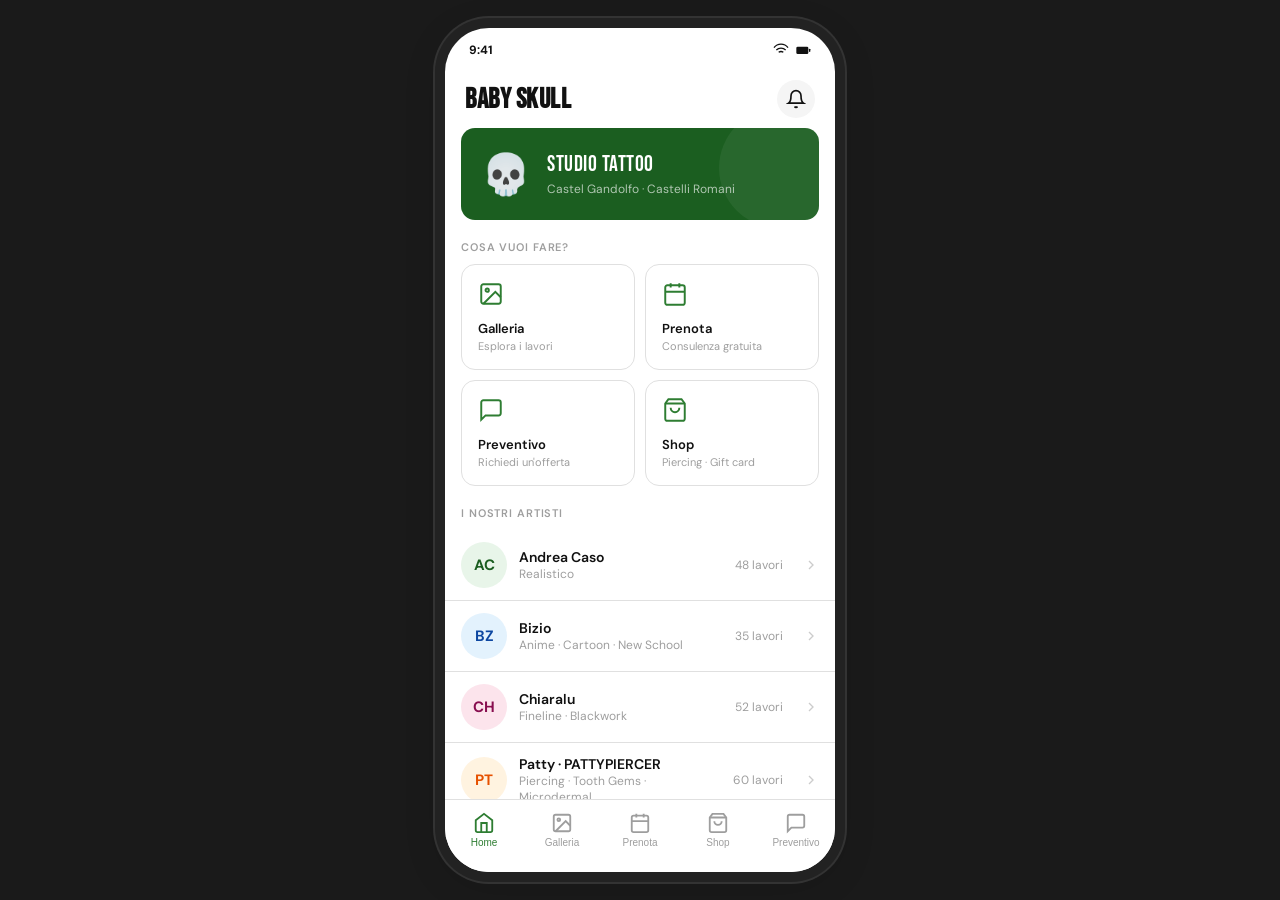
<file: baby-skull/index.html>
<!DOCTYPE html>
<html lang="it">
<head>
<meta charset="UTF-8"/>
<meta name="viewport" content="width=device-width, initial-scale=1.0"/>
<title>Baby Skull Tattoo — App Demo</title>
<link rel="preconnect" href="https://fonts.googleapis.com"/>
<link href="https://fonts.googleapis.com/css2?family=Bebas+Neue&family=DM+Sans:wght@300;400;500;600&display=swap" rel="stylesheet"/>
<style>
:root{--green:#2E7D32;--green-light:#4CAF50;--green-dark:#1B5E20;--green-bg:#E8F5E9;--green-mid:#C8E6C9;--black:#111;--white:#fff;--gray:#f5f5f5;--gray2:#e0e0e0;--gray3:#9e9e9e;--font-head:'Bebas Neue',sans-serif;--font-body:'DM Sans',sans-serif;--radius:14px;--radius-sm:8px;--shadow:0 4px 24px rgba(0,0,0,0.10);--shadow-lg:0 8px 40px rgba(0,0,0,0.18);}
*{box-sizing:border-box;margin:0;padding:0;}
html,body{height:100%;font-family:var(--font-body);background:#1a1a1a;display:flex;align-items:center;justify-content:center;min-height:100vh;}
svg.ic{display:inline-block;vertical-align:middle;flex-shrink:0;}
.phone-shell{width:390px;height:844px;background:var(--white);border-radius:44px;overflow:hidden;display:flex;flex-direction:column;box-shadow:0 0 0 10px #222,0 0 0 12px #333,var(--shadow-lg);}
@media(max-width:420px){.phone-shell{width:100vw;height:100dvh;border-radius:0;box-shadow:none;}html,body{padding:0;align-items:flex-start;}}
.status-bar{display:flex;justify-content:space-between;align-items:center;padding:14px 24px 8px;font-size:12px;font-weight:600;color:var(--black);flex-shrink:0;}
.screen{display:none;flex:1;overflow:hidden;flex-direction:column;}
.screen.active{display:flex;}
.scroll-content{flex:1;overflow-y:auto;-webkit-overflow-scrolling:touch;}
.scroll-content::-webkit-scrollbar{display:none;}
.bottom-nav{display:flex;border-top:1px solid var(--gray2);background:var(--white);flex-shrink:0;padding:4px 0 16px;}
.nav-btn{flex:1;display:flex;flex-direction:column;align-items:center;gap:3px;padding:8px 0;cursor:pointer;color:var(--gray3);font-size:10px;font-weight:500;border:none;background:none;transition:color .15s;}
.nav-btn.active{color:var(--green);}
.nav-btn svg{width:22px;height:22px;}
.top-bar{display:flex;align-items:center;padding:14px 20px 10px;gap:10px;flex-shrink:0;}
.top-bar h1{font-family:var(--font-head);font-size:28px;letter-spacing:.5px;flex:1;color:var(--black);}
.icon-btn{width:38px;height:38px;border-radius:50%;background:var(--gray);display:flex;align-items:center;justify-content:center;cursor:pointer;border:none;color:var(--black);flex-shrink:0;}
.back-btn{display:flex;align-items:center;gap:6px;font-size:13px;color:var(--gray3);cursor:pointer;border:none;background:none;padding:0;}
.home-hero{background:var(--green-dark);margin:0 16px 20px;border-radius:var(--radius);padding:20px;display:flex;align-items:center;gap:16px;position:relative;overflow:hidden;}
.home-hero::before{content:'';position:absolute;right:-20px;top:-20px;width:120px;height:120px;border-radius:50%;background:rgba(255,255,255,.06);}
.hero-title{font-family:var(--font-head);font-size:22px;color:var(--white);letter-spacing:.5px;}
.hero-sub{font-size:12px;color:rgba(255,255,255,.65);margin-top:3px;}
.section-label{font-size:11px;font-weight:600;color:var(--gray3);letter-spacing:.08em;padding:0 16px 10px;text-transform:uppercase;}
.quick-grid{display:grid;grid-template-columns:1fr 1fr;gap:10px;padding:0 16px 20px;}
.quick-card{border:1.5px solid var(--gray2);border-radius:var(--radius);padding:16px;cursor:pointer;transition:all .15s;background:var(--white);}
.quick-card:active{background:var(--green-bg);border-color:var(--green);}
.qi{margin-bottom:8px;color:var(--green);}
.ql{font-size:13px;font-weight:600;color:var(--black);}
.qs{font-size:11px;color:var(--gray3);margin-top:2px;}
.artist-row{display:flex;align-items:center;gap:12px;padding:12px 16px;border-bottom:1px solid var(--gray2);cursor:pointer;}
.avatar{width:46px;height:46px;border-radius:50%;display:flex;align-items:center;justify-content:center;font-size:15px;font-weight:700;flex-shrink:0;}
.artist-name{font-size:14px;font-weight:600;color:var(--black);}
.artist-style{font-size:12px;color:var(--gray3);}
.pill-row{display:flex;gap:8px;padding:0 16px 14px;overflow-x:auto;}
.pill-row::-webkit-scrollbar{display:none;}
.pill{padding:7px 16px;border-radius:20px;font-size:12px;font-weight:600;cursor:pointer;white-space:nowrap;border:1.5px solid var(--gray2);color:var(--gray3);background:var(--white);transition:all .15s;}
.pill.active{background:var(--green);color:var(--white);border-color:var(--green);}
.photo-grid{display:grid;grid-template-columns:repeat(3,1fr);gap:2px;}
.photo-cell{aspect-ratio:1;display:flex;align-items:center;justify-content:center;font-size:34px;cursor:pointer;position:relative;}
.photo-cell.selected::after{content:'';position:absolute;inset:0;border:3px solid var(--green);pointer-events:none;}
.photo-check{position:absolute;top:6px;right:6px;width:22px;height:22px;border-radius:50%;background:var(--green);display:flex;align-items:center;justify-content:center;color:white;font-size:11px;font-weight:700;}
.compare-bar{display:flex;align-items:center;gap:8px;padding:10px 16px;background:var(--white);border-top:1px solid var(--gray2);flex-shrink:0;}
.compare-bar span{font-size:13px;color:var(--gray3);flex:1;}
.btn-sm{padding:8px 14px;border-radius:var(--radius-sm);font-size:13px;font-weight:600;cursor:pointer;border:none;display:flex;align-items:center;gap:5px;}
.btn-green{background:var(--green);color:var(--white);}
.btn-green:disabled{opacity:.35;cursor:default;}
.btn-outline{background:none;border:1.5px solid var(--gray2);color:var(--black);}
.compare-grid{display:grid;gap:10px;padding:14px 14px 0;}
.compare-grid.c2{grid-template-columns:1fr 1fr;}
.compare-grid.c3{grid-template-columns:1fr 1fr 1fr;}
.compare-card{border:1px solid var(--gray2);border-radius:var(--radius-sm);overflow:hidden;}
.ci{aspect-ratio:1;display:flex;align-items:center;justify-content:center;}
.cd{padding:8px 10px;background:var(--white);}
.cn{font-size:12px;font-weight:600;}
.cs{font-size:11px;color:var(--gray3);}
.op-badge{display:inline-block;font-size:10px;padding:2px 8px;border-radius:10px;font-weight:600;margin-bottom:3px;}
.ba-andrea{background:#E8F5E9;color:#1B5E20;}.ba-bizio{background:#E3F2FD;color:#0D47A1;}.ba-chiaralu{background:#FCE4EC;color:#880E4F;}.ba-patty{background:#FFF3E0;color:#E65100;}
.consult-info{background:var(--green-bg);margin:0 16px 16px;border-radius:var(--radius);padding:14px 16px;display:flex;gap:12px;align-items:flex-start;}
.consult-info p{font-size:13px;color:var(--green-dark);line-height:1.5;}
.cal-header{display:flex;justify-content:space-between;align-items:center;padding:0 16px 10px;}
.cal-header span{font-size:15px;font-weight:600;}
.cal-weekdays{display:grid;grid-template-columns:repeat(7,1fr);padding:0 16px;gap:2px;margin-bottom:4px;}
.cal-wd{font-size:11px;color:var(--gray3);text-align:center;font-weight:500;}
.cal-grid{display:grid;grid-template-columns:repeat(7,1fr);padding:0 16px;gap:4px;}
.cal-day{aspect-ratio:1;display:flex;align-items:center;justify-content:center;font-size:13px;border-radius:50%;color:var(--gray3);}
.cal-day.avail{color:var(--black);font-weight:600;cursor:pointer;}
.cal-day.avail:hover{background:var(--green-bg);}
.cal-day.sel{background:var(--green);color:var(--white);}
.slots-label{font-size:11px;font-weight:600;color:var(--gray3);letter-spacing:.08em;text-transform:uppercase;padding:14px 16px 8px;}
.slots-row{display:flex;flex-wrap:wrap;gap:8px;padding:0 16px 16px;}
.slot-chip{padding:8px 16px;border:1.5px solid var(--gray2);border-radius:var(--radius-sm);font-size:13px;font-weight:500;cursor:pointer;color:var(--black);transition:all .15s;}
.slot-chip.sel{background:var(--green);color:var(--white);border-color:var(--green);}
.shop-card{margin:0 16px 12px;border:1.5px solid var(--gray2);border-radius:var(--radius);overflow:hidden;cursor:pointer;}
.shop-img{height:90px;display:flex;align-items:center;justify-content:center;font-size:40px;}
.shop-body{padding:12px 14px;}
.shop-name{font-size:14px;font-weight:600;color:var(--black);}
.shop-desc{font-size:12px;color:var(--gray3);margin-top:2px;}
.shop-footer{display:flex;align-items:center;justify-content:space-between;padding:10px 14px;border-top:1px solid var(--gray2);}
.badge{font-size:10px;padding:3px 9px;border-radius:10px;font-weight:600;}
.badge-green{background:var(--green-bg);color:var(--green-dark);}
.service-item{display:flex;align-items:center;gap:14px;padding:13px 16px;border-bottom:1px solid var(--gray2);cursor:pointer;transition:background .12s;}
.service-item.sel{background:var(--green-bg);}
.service-icon{width:42px;height:42px;border-radius:var(--radius-sm);display:flex;align-items:center;justify-content:center;font-size:20px;background:var(--gray);}
.service-name{font-size:14px;font-weight:600;color:var(--black);flex:1;}
.service-price{font-size:14px;font-weight:600;color:var(--green);}
.gc-preview{margin:0 16px 16px;background:var(--green-dark);border-radius:var(--radius);padding:22px 20px;position:relative;overflow:hidden;}
.gc-preview::before{content:'💀';font-size:80px;position:absolute;right:-10px;bottom:-10px;opacity:.12;}
.gc-lbl{font-size:11px;color:rgba(255,255,255,.5);letter-spacing:.06em;text-transform:uppercase;}
.gc-amt{font-family:var(--font-head);font-size:44px;color:var(--white);letter-spacing:1px;}
.gc-code{font-size:12px;color:rgba(255,255,255,.5);font-family:monospace;margin-top:4px;}
.gc-valid{font-size:11px;color:rgba(255,255,255,.4);margin-top:8px;}
.amount-grid{display:grid;grid-template-columns:repeat(5,1fr);gap:6px;padding:0 16px 16px;}
.amount-btn{padding:10px 0;border:1.5px solid var(--gray2);border-radius:var(--radius-sm);font-size:13px;font-weight:600;text-align:center;cursor:pointer;color:var(--black);transition:all .15s;}
.amount-btn.sel{background:var(--green);color:var(--white);border-color:var(--green);}
.pay-section{padding:0 16px 14px;}
.pay-label{font-size:11px;font-weight:600;color:var(--gray3);letter-spacing:.08em;text-transform:uppercase;margin-bottom:8px;}
.pay-row{display:flex;gap:10px;}
.pay-btn{flex:1;padding:12px;border:1.5px solid var(--gray2);border-radius:var(--radius-sm);font-size:13px;font-weight:600;display:flex;align-items:center;justify-content:center;gap:6px;cursor:pointer;color:var(--black);background:var(--white);transition:all .15s;}
.pay-btn.sel{border-color:var(--green);border-width:2px;color:var(--green);}
.btn-main{width:100%;padding:15px;background:var(--green);color:var(--white);border:none;border-radius:var(--radius);font-size:15px;font-weight:600;cursor:pointer;display:flex;align-items:center;justify-content:center;gap:8px;font-family:var(--font-body);}
.btn-main:disabled{opacity:.4;cursor:default;}
.btn-secondary{width:100%;padding:14px;background:none;color:var(--black);border:1.5px solid var(--gray2);border-radius:var(--radius);font-size:14px;font-weight:600;cursor:pointer;font-family:var(--font-body);}
.btn-area{padding:0 16px 16px;display:flex;flex-direction:column;gap:8px;}
.success-wrap{display:flex;flex-direction:column;align-items:center;justify-content:center;padding:40px 24px;gap:14px;text-align:center;flex:1;}
.success-icon{width:72px;height:72px;border-radius:50%;background:var(--green-bg);display:flex;align-items:center;justify-content:center;}
.success-title{font-family:var(--font-head);font-size:28px;color:var(--black);letter-spacing:.5px;}
.success-sub{font-size:14px;color:var(--gray3);line-height:1.6;}
.success-card{background:var(--gray);border-radius:var(--radius);padding:16px;width:100%;text-align:left;}
.sk{font-size:11px;color:var(--gray3);margin-bottom:3px;}
.sv{font-size:16px;font-weight:600;color:var(--black);}
.wizard-shell{flex:1;display:flex;flex-direction:column;background:var(--green-bg);}
.wiz-progress{height:4px;background:var(--green-mid);flex-shrink:0;}
.wiz-bar-inner{height:100%;background:var(--green);transition:width .4s ease;}
.wiz-body{flex:1;display:flex;align-items:center;justify-content:center;padding:16px;overflow-y:auto;}
.wizard-card{background:var(--white);border-radius:var(--radius);padding:24px;width:100%;max-width:340px;box-shadow:var(--shadow);}
.wizard-card h2{font-size:20px;font-weight:700;color:var(--black);margin-bottom:6px;line-height:1.3;}
.wcard-sub{font-size:13px;color:var(--gray3);margin-bottom:20px;}
.wiz-footer{display:flex;border-top:1px solid var(--gray2);background:var(--white);flex-shrink:0;}
.wiz-btn{flex:1;padding:16px;font-size:14px;font-weight:700;cursor:pointer;border:none;background:none;display:flex;align-items:center;justify-content:center;gap:6px;font-family:var(--font-body);}
.wiz-btn.prev{color:var(--gray3);border-right:1px solid var(--gray2);}
.wiz-btn.next{color:var(--white);background:var(--green);}
.wiz-btn.next:disabled{opacity:.4;cursor:default;}
.wiz-input{width:100%;padding:12px 14px;border:1.5px solid var(--gray2);border-radius:var(--radius-sm);font-size:14px;font-family:var(--font-body);color:var(--black);outline:none;transition:border-color .15s;}
.wiz-input:focus{border-color:var(--green);}
.wiz-textarea{width:100%;padding:12px 14px;border:1.5px solid var(--gray2);border-radius:var(--radius-sm);font-size:14px;font-family:var(--font-body);color:var(--black);outline:none;resize:none;height:100px;transition:border-color .15s;}
.wiz-textarea:focus{border-color:var(--green);}
.input-row{display:grid;grid-template-columns:1fr 1fr;gap:10px;}
.wiz-options{display:grid;grid-template-columns:1fr 1fr 1fr;gap:8px;}
.wiz-options.cols2{grid-template-columns:1fr 1fr;}
.wiz-option{border:1.5px solid var(--gray2);border-radius:var(--radius-sm);padding:10px 8px;font-size:12px;font-weight:600;text-align:center;cursor:pointer;color:var(--black);transition:all .15s;background:var(--white);}
.wiz-option.sel{background:var(--green);color:var(--white);border-color:var(--green);}
.drop-zone{border:2px dashed var(--green-mid);border-radius:var(--radius-sm);padding:20px;text-align:center;background:var(--green-bg);cursor:pointer;}
.drop-zone span{font-size:13px;color:var(--gray3);}
.intro-screen{flex:1;background:var(--green-bg);display:flex;flex-direction:column;align-items:center;justify-content:center;padding:24px;}
.intro-screen .icard{background:var(--white);border-radius:var(--radius);padding:28px 24px;width:100%;text-align:center;box-shadow:var(--shadow);}
.intro-skull{font-size:60px;margin-bottom:16px;}
.intro-title{font-size:22px;font-weight:700;color:var(--black);line-height:1.3;margin-bottom:8px;}
.intro-sub{font-size:13px;color:var(--gray3);margin-bottom:24px;line-height:1.5;}
.form-lbl{font-size:11px;font-weight:600;color:var(--gray3);text-transform:uppercase;letter-spacing:.06em;margin-bottom:6px;display:block;}
.form-group{margin-bottom:14px;}
.divider{height:1px;background:var(--gray2);margin:8px 0;}
</style>
</head>
<body>
<div class="phone-shell">
  <div class="status-bar">
    <span style="font-weight:700;">9:41</span>
    <div style="display:flex;gap:6px;align-items:center;">
      <svg width="16" height="16" viewBox="0 0 24 24" fill="none" stroke="currentColor" stroke-width="2"><path d="M1.5 8.5a13 13 0 0 1 21 0M5 12a10 10 0 0 1 14 0M8.5 15.5a6 6 0 0 1 7 0M12 19h.01"/></svg>
      <svg width="16" height="16" viewBox="0 0 24 24" fill="currentColor"><rect x="2" y="7" width="18" height="11" rx="2"/><path d="M22 11v3" stroke="currentColor" stroke-width="2" stroke-linecap="round"/></svg>
    </div>
  </div>

  <!-- ══ HOME ══ -->
  <div class="screen active" id="s-home">
    <div class="top-bar">
      <h1>BABY SKULL</h1>
      <button class="icon-btn"><svg width="20" height="20" viewBox="0 0 24 24" fill="none" stroke="currentColor" stroke-width="2"><path d="M18 8A6 6 0 0 0 6 8c0 7-3 9-3 9h18s-3-2-3-9"/><path d="M13.73 21a2 2 0 0 1-3.46 0"/></svg></button>
    </div>
    <div class="scroll-content">
      <div class="home-hero">
        <div style="font-size:40px;flex-shrink:0;">💀</div>
        <div><div class="hero-title">STUDIO TATTOO</div><div class="hero-sub">Castel Gandolfo · Castelli Romani</div></div>
      </div>
      <div class="section-label">COSA VUOI FARE?</div>
      <div class="quick-grid">
        <div class="quick-card" onclick="gotoScreen('s-gallery')">
          <div class="qi"><svg width="26" height="26" viewBox="0 0 24 24" fill="none" stroke="currentColor" stroke-width="1.8"><rect x="3" y="3" width="18" height="18" rx="2"/><circle cx="8.5" cy="8.5" r="1.5"/><path d="m21 15-5-5L5 21"/></svg></div>
          <div class="ql">Galleria</div><div class="qs">Esplora i lavori</div>
        </div>
        <div class="quick-card" onclick="gotoScreen('s-booking')">
          <div class="qi"><svg width="26" height="26" viewBox="0 0 24 24" fill="none" stroke="currentColor" stroke-width="1.8"><rect x="3" y="4" width="18" height="18" rx="2"/><path d="M16 2v4M8 2v4M3 10h18"/></svg></div>
          <div class="ql">Prenota</div><div class="qs">Consulenza gratuita</div>
        </div>
        <div class="quick-card" onclick="gotoScreen('s-quote')">
          <div class="qi"><svg width="26" height="26" viewBox="0 0 24 24" fill="none" stroke="currentColor" stroke-width="1.8"><path d="M21 15a2 2 0 0 1-2 2H7l-4 4V5a2 2 0 0 1 2-2h14a2 2 0 0 1 2 2z"/></svg></div>
          <div class="ql">Preventivo</div><div class="qs">Richiedi un'offerta</div>
        </div>
        <div class="quick-card" onclick="gotoScreen('s-shop')">
          <div class="qi"><svg width="26" height="26" viewBox="0 0 24 24" fill="none" stroke="currentColor" stroke-width="1.8"><path d="M6 2 3 6v14a2 2 0 0 0 2 2h14a2 2 0 0 0 2-2V6l-3-4z"/><path d="M3 6h18M16 10a4 4 0 0 1-8 0"/></svg></div>
          <div class="ql">Shop</div><div class="qs">Piercing · Gift card</div>
        </div>
      </div>
      <div class="section-label">I NOSTRI ARTISTI</div>
      <div class="artist-row" onclick="openArtist('andrea')">
        <div class="avatar" style="background:#E8F5E9;color:#1B5E20;">AC</div>
        <div style="flex:1;"><div class="artist-name">Andrea Caso</div><div class="artist-style">Realistico</div></div>
        <span style="font-size:12px;color:var(--gray3);margin-right:8px;">48 lavori</span>
        <svg width="16" height="16" viewBox="0 0 24 24" fill="none" stroke="#ccc" stroke-width="2"><path d="m9 18 6-6-6-6"/></svg>
      </div>
      <div class="artist-row" onclick="openArtist('bizio')">
        <div class="avatar" style="background:#E3F2FD;color:#0D47A1;">BZ</div>
        <div style="flex:1;"><div class="artist-name">Bizio</div><div class="artist-style">Anime · Cartoon · New School</div></div>
        <span style="font-size:12px;color:var(--gray3);margin-right:8px;">35 lavori</span>
        <svg width="16" height="16" viewBox="0 0 24 24" fill="none" stroke="#ccc" stroke-width="2"><path d="m9 18 6-6-6-6"/></svg>
      </div>
      <div class="artist-row" onclick="openArtist('chiaralu')">
        <div class="avatar" style="background:#FCE4EC;color:#880E4F;">CH</div>
        <div style="flex:1;"><div class="artist-name">Chiaralu</div><div class="artist-style">Fineline · Blackwork</div></div>
        <span style="font-size:12px;color:var(--gray3);margin-right:8px;">52 lavori</span>
        <svg width="16" height="16" viewBox="0 0 24 24" fill="none" stroke="#ccc" stroke-width="2"><path d="m9 18 6-6-6-6"/></svg>
      </div>
      <div class="artist-row" onclick="openArtist('patty')">
        <div class="avatar" style="background:#FFF3E0;color:#E65100;">PT</div>
        <div style="flex:1;"><div class="artist-name">Patty · PATTYPIERCER</div><div class="artist-style">Piercing · Tooth Gems · Microdermal</div></div>
        <span style="font-size:12px;color:var(--gray3);margin-right:8px;">60 lavori</span>
        <svg width="16" height="16" viewBox="0 0 24 24" fill="none" stroke="#ccc" stroke-width="2"><path d="m9 18 6-6-6-6"/></svg>
      </div>
      <div style="height:16px;"></div>
    </div>
    <div class="bottom-nav">
      <button class="nav-btn active" onclick="navTo('home')"><svg viewBox="0 0 24 24" fill="none" stroke="currentColor" stroke-width="2"><path d="m3 9 9-7 9 7v11a2 2 0 0 1-2 2H5a2 2 0 0 1-2-2z"/><polyline points="9 22 9 12 15 12 15 22"/></svg>Home</button>
      <button class="nav-btn" onclick="navTo('gallery')"><svg viewBox="0 0 24 24" fill="none" stroke="currentColor" stroke-width="2"><rect x="3" y="3" width="18" height="18" rx="2"/><circle cx="8.5" cy="8.5" r="1.5"/><path d="m21 15-5-5L5 21"/></svg>Galleria</button>
      <button class="nav-btn" onclick="navTo('booking')"><svg viewBox="0 0 24 24" fill="none" stroke="currentColor" stroke-width="2"><rect x="3" y="4" width="18" height="18" rx="2"/><path d="M16 2v4M8 2v4M3 10h18"/></svg>Prenota</button>
      <button class="nav-btn" onclick="navTo('shop')"><svg viewBox="0 0 24 24" fill="none" stroke="currentColor" stroke-width="2"><path d="M6 2 3 6v14a2 2 0 0 0 2 2h14a2 2 0 0 0 2-2V6l-3-4z"/><path d="M3 6h18M16 10a4 4 0 0 1-8 0"/></svg>Shop</button>
      <button class="nav-btn" onclick="navTo('quote')"><svg viewBox="0 0 24 24" fill="none" stroke="currentColor" stroke-width="2"><path d="M21 15a2 2 0 0 1-2 2H7l-4 4V5a2 2 0 0 1 2-2h14a2 2 0 0 1 2 2z"/></svg>Preventivo</button>
    </div>
  </div>

  <!-- ══ GALLERY ══ -->
  <div class="screen" id="s-gallery">
    <div class="top-bar">
      <h1>GALLERIA</h1>
      <button class="icon-btn" id="btn-compare-open" style="display:none;" onclick="openCompare()">
        <svg width="20" height="20" viewBox="0 0 24 24" fill="none" stroke="#2E7D32" stroke-width="2"><rect x="3" y="3" width="7" height="18" rx="1"/><rect x="14" y="3" width="7" height="18" rx="1"/></svg>
      </button>
    </div>
    <div class="pill-row" id="gallery-pills">
      <div class="pill active" onclick="setGalleryOp('all',this)">Tutti</div>
      <div class="pill" onclick="setGalleryOp('andrea',this)">Andrea Caso</div>
      <div class="pill" onclick="setGalleryOp('bizio',this)">Bizio</div>
      <div class="pill" onclick="setGalleryOp('chiaralu',this)">Chiaralu</div>
      <div class="pill" onclick="setGalleryOp('patty',this)">Patty</div>
    </div>
    <div class="scroll-content"><div class="photo-grid" id="photo-grid"></div></div>
    <div class="compare-bar">
      <span id="sel-count">Seleziona foto per confrontarle</span>
      <button class="btn-sm btn-outline" id="btn-clear-sel" style="display:none;" onclick="clearSel()">Annulla</button>
      <button class="btn-sm btn-green" id="btn-do-compare" disabled onclick="openCompare()">
        <svg width="16" height="16" viewBox="0 0 24 24" fill="none" stroke="currentColor" stroke-width="2"><rect x="3" y="3" width="7" height="18" rx="1"/><rect x="14" y="3" width="7" height="18" rx="1"/></svg>Confronta
      </button>
    </div>
    <div class="bottom-nav">
      <button class="nav-btn" onclick="navTo('home')"><svg viewBox="0 0 24 24" fill="none" stroke="currentColor" stroke-width="2"><path d="m3 9 9-7 9 7v11a2 2 0 0 1-2 2H5a2 2 0 0 1-2-2z"/><polyline points="9 22 9 12 15 12 15 22"/></svg>Home</button>
      <button class="nav-btn active" onclick="navTo('gallery')"><svg viewBox="0 0 24 24" fill="none" stroke="currentColor" stroke-width="2"><rect x="3" y="3" width="18" height="18" rx="2"/><circle cx="8.5" cy="8.5" r="1.5"/><path d="m21 15-5-5L5 21"/></svg>Galleria</button>
      <button class="nav-btn" onclick="navTo('booking')"><svg viewBox="0 0 24 24" fill="none" stroke="currentColor" stroke-width="2"><rect x="3" y="4" width="18" height="18" rx="2"/><path d="M16 2v4M8 2v4M3 10h18"/></svg>Prenota</button>
      <button class="nav-btn" onclick="navTo('shop')"><svg viewBox="0 0 24 24" fill="none" stroke="currentColor" stroke-width="2"><path d="M6 2 3 6v14a2 2 0 0 0 2 2h14a2 2 0 0 0 2-2V6l-3-4z"/><path d="M3 6h18M16 10a4 4 0 0 1-8 0"/></svg>Shop</button>
      <button class="nav-btn" onclick="navTo('quote')"><svg viewBox="0 0 24 24" fill="none" stroke="currentColor" stroke-width="2"><path d="M21 15a2 2 0 0 1-2 2H7l-4 4V5a2 2 0 0 1 2-2h14a2 2 0 0 1 2 2z"/></svg>Preventivo</button>
    </div>
  </div>

  <!-- ══ ARTIST ══ -->
  <div class="screen" id="s-artist">
    <div class="top-bar" style="padding-bottom:6px;">
      <button class="back-btn" onclick="gotoScreen('s-gallery')"><svg width="18" height="18" viewBox="0 0 24 24" fill="none" stroke="currentColor" stroke-width="2"><path d="m15 18-6-6 6-6"/></svg> Galleria</button>
    </div>
    <div class="scroll-content">
      <div style="padding:0 16px 16px;display:flex;align-items:center;gap:14px;">
        <div class="avatar" id="artist-avatar" style="width:60px;height:60px;font-size:18px;"></div>
        <div><div id="artist-name-h" style="font-size:18px;font-weight:700;"></div><div id="artist-style-h" style="font-size:13px;color:var(--gray3);margin-top:2px;"></div></div>
      </div>
      <div class="photo-grid" id="artist-photo-grid"></div>
      <div class="btn-area" style="margin-top:16px;"><button class="btn-main" onclick="gotoScreen('s-booking')"><svg width="18" height="18" viewBox="0 0 24 24" fill="none" stroke="currentColor" stroke-width="2"><rect x="3" y="4" width="18" height="18" rx="2"/><path d="M16 2v4M8 2v4M3 10h18"/></svg>Prenota consulenza</button></div>
    </div>
  </div>

  <!-- ══ COMPARE ══ -->
  <div class="screen" id="s-compare">
    <div class="top-bar">
      <button class="back-btn" onclick="gotoScreen('s-gallery')"><svg width="18" height="18" viewBox="0 0 24 24" fill="none" stroke="currentColor" stroke-width="2"><path d="m15 18-6-6 6-6"/></svg> Galleria</button>
      <h1 style="font-size:22px;">CONFRONTO</h1>
      <span id="compare-count" style="font-size:13px;color:var(--gray3);"></span>
    </div>
    <div class="scroll-content">
      <div id="compare-grid-wrap" style="padding:8px 12px 16px;"></div>
      <div class="btn-area">
        <button class="btn-main" onclick="gotoScreen('s-quote')"><svg width="18" height="18" viewBox="0 0 24 24" fill="none" stroke="currentColor" stroke-width="2"><path d="M21 15a2 2 0 0 1-2 2H7l-4 4V5a2 2 0 0 1 2-2h14a2 2 0 0 1 2 2z"/></svg>Richiedi preventivo</button>
        <button class="btn-secondary" onclick="gotoScreen('s-gallery')">Modifica selezione</button>
      </div>
    </div>
  </div>

  <!-- ══ BOOKING ══ -->
  <div class="screen" id="s-booking">
    <div class="top-bar"><h1>PRENOTA</h1></div>
    <div class="scroll-content">
      <div class="consult-info">
        <svg width="20" height="20" viewBox="0 0 24 24" fill="none" stroke="#2E7D32" stroke-width="2" style="flex-shrink:0;margin-top:2px;"><circle cx="12" cy="12" r="10"/><path d="M12 16v-4M12 8h.01"/></svg>
        <p>La consulenza è <strong>gratuita</strong> e senza impegno. Verrai accolto dal nostro staff per definire insieme il tuo progetto.</p>
      </div>
      <div class="cal-header">
        <button class="icon-btn" style="width:32px;height:32px;" onclick="prevMonth()"><svg width="16" height="16" viewBox="0 0 24 24" fill="none" stroke="currentColor" stroke-width="2"><path d="m15 18-6-6 6-6"/></svg></button>
        <span id="cal-month-label"></span>
        <button class="icon-btn" style="width:32px;height:32px;" onclick="nextMonth()"><svg width="16" height="16" viewBox="0 0 24 24" fill="none" stroke="currentColor" stroke-width="2"><path d="m9 18 6-6-6-6"/></svg></button>
      </div>
      <div class="cal-weekdays"><div class="cal-wd">L</div><div class="cal-wd">M</div><div class="cal-wd">M</div><div class="cal-wd">G</div><div class="cal-wd">V</div><div class="cal-wd">S</div><div class="cal-wd">D</div></div>
      <div class="cal-grid" id="cal-grid"></div>
      <div class="slots-label" id="slots-label" style="display:none;">ORARI DISPONIBILI</div>
      <div class="slots-row" id="slots-row"></div>
      <div id="booking-confirm" style="display:none;padding:0 16px 16px;">
        <button class="btn-main" onclick="confirmBooking()"><svg width="18" height="18" viewBox="0 0 24 24" fill="none" stroke="currentColor" stroke-width="2"><path d="M22 11.08V12a10 10 0 1 1-5.93-9.14"/><polyline points="22 4 12 14.01 9 11.01"/></svg>Conferma consulenza</button>
        <p style="text-align:center;font-size:11px;color:var(--gray3);margin-top:8px;">Gratuita · 30 minuti · Baby Skull, Castel Gandolfo</p>
      </div>
    </div>
    <div class="bottom-nav">
      <button class="nav-btn" onclick="navTo('home')"><svg viewBox="0 0 24 24" fill="none" stroke="currentColor" stroke-width="2"><path d="m3 9 9-7 9 7v11a2 2 0 0 1-2 2H5a2 2 0 0 1-2-2z"/><polyline points="9 22 9 12 15 12 15 22"/></svg>Home</button>
      <button class="nav-btn" onclick="navTo('gallery')"><svg viewBox="0 0 24 24" fill="none" stroke="currentColor" stroke-width="2"><rect x="3" y="3" width="18" height="18" rx="2"/><circle cx="8.5" cy="8.5" r="1.5"/><path d="m21 15-5-5L5 21"/></svg>Galleria</button>
      <button class="nav-btn active" onclick="navTo('booking')"><svg viewBox="0 0 24 24" fill="none" stroke="currentColor" stroke-width="2"><rect x="3" y="4" width="18" height="18" rx="2"/><path d="M16 2v4M8 2v4M3 10h18"/></svg>Prenota</button>
      <button class="nav-btn" onclick="navTo('shop')"><svg viewBox="0 0 24 24" fill="none" stroke="currentColor" stroke-width="2"><path d="M6 2 3 6v14a2 2 0 0 0 2 2h14a2 2 0 0 0 2-2V6l-3-4z"/><path d="M3 6h18M16 10a4 4 0 0 1-8 0"/></svg>Shop</button>
      <button class="nav-btn" onclick="navTo('quote')"><svg viewBox="0 0 24 24" fill="none" stroke="currentColor" stroke-width="2"><path d="M21 15a2 2 0 0 1-2 2H7l-4 4V5a2 2 0 0 1 2-2h14a2 2 0 0 1 2 2z"/></svg>Preventivo</button>
    </div>
  </div>

  <!-- ══ BOOKING OK ══ -->
  <div class="screen" id="s-booking-ok">
    <div class="success-wrap">
      <div class="success-icon"><svg width="34" height="34" viewBox="0 0 24 24" fill="none" stroke="#2E7D32" stroke-width="2.5"><path d="M22 11.08V12a10 10 0 1 1-5.93-9.14"/><polyline points="22 4 12 14.01 9 11.01"/></svg></div>
      <div class="success-title">PRENOTATO!</div>
      <div class="success-sub">La tua consulenza gratuita è confermata.<br>Riceverai un SMS di promemoria.</div>
      <div class="success-card">
        <div class="sk">Data</div><div class="sv" id="booking-ok-date">—</div>
        <div style="height:10px;"></div>
        <div class="sk">Orario</div><div class="sv" id="booking-ok-time">—</div>
        <div style="height:10px;"></div>
        <div class="sk">Sede</div><div class="sv">Baby Skull · Castel Gandolfo</div>
      </div>
      <button class="btn-main" style="width:100%;margin-top:8px;" onclick="navTo('home')"><svg width="18" height="18" viewBox="0 0 24 24" fill="none" stroke="currentColor" stroke-width="2"><path d="m3 9 9-7 9 7v11a2 2 0 0 1-2 2H5a2 2 0 0 1-2-2z"/></svg>Torna alla home</button>
    </div>
  </div>

  <!-- ══ SHOP ══ -->
  <div class="screen" id="s-shop">
    <div class="top-bar"><h1>SHOP</h1></div>
    <div class="scroll-content">
      <div class="section-label">PIERCING</div>
      <div class="shop-card" onclick="gotoScreen('s-piercing')">
        <div class="shop-img" style="background:#F3E5F5;">💎</div>
        <div class="shop-body"><div style="display:flex;align-items:center;gap:8px;margin-bottom:4px;"><div class="shop-name">Piercing & Microdermal</div><div class="badge badge-green">Bestseller</div></div><div class="shop-desc">A partire da €20 · include gioiello in titanio certificato</div></div>
        <div class="shop-footer"><span style="font-size:12px;color:var(--gray3);">Con Patty · PATTYPIERCER</span><svg width="16" height="16" viewBox="0 0 24 24" fill="none" stroke="#9e9e9e" stroke-width="2"><path d="m9 18 6-6-6-6"/></svg></div>
      </div>
      <div class="shop-card" onclick="gotoScreen('s-piercing')">
        <div class="shop-img" style="background:#FFFDE7;">✨</div>
        <div class="shop-body"><div class="shop-name" style="margin-bottom:4px;">Tooth Gems</div><div class="shop-desc">A partire da €30 · cristallo, zircone o oro</div></div>
        <div class="shop-footer"><span style="font-size:12px;color:var(--gray3);">Senza danni allo smalto</span><svg width="16" height="16" viewBox="0 0 24 24" fill="none" stroke="#9e9e9e" stroke-width="2"><path d="m9 18 6-6-6-6"/></svg></div>
      </div>
      <div class="divider" style="margin:4px 0 12px;"></div>
      <div class="section-label">GIFT CARD DIGITALE</div>
      <div class="shop-card" onclick="gotoScreen('s-giftcard')">
        <div class="shop-img" style="background:var(--green-dark);">🎁</div>
        <div class="shop-body"><div class="shop-name" style="margin-bottom:4px;">Gift Card Baby Skull</div><div class="shop-desc">Da €25 a €200 · consegna immediata via email</div></div>
        <div class="shop-footer"><span style="font-size:12px;color:var(--gray3);">Valida 12 mesi · tutti i servizi</span><svg width="16" height="16" viewBox="0 0 24 24" fill="none" stroke="#9e9e9e" stroke-width="2"><path d="m9 18 6-6-6-6"/></svg></div>
      </div>
      <div style="height:16px;"></div>
    </div>
    <div class="bottom-nav">
      <button class="nav-btn" onclick="navTo('home')"><svg viewBox="0 0 24 24" fill="none" stroke="currentColor" stroke-width="2"><path d="m3 9 9-7 9 7v11a2 2 0 0 1-2 2H5a2 2 0 0 1-2-2z"/><polyline points="9 22 9 12 15 12 15 22"/></svg>Home</button>
      <button class="nav-btn" onclick="navTo('gallery')"><svg viewBox="0 0 24 24" fill="none" stroke="currentColor" stroke-width="2"><rect x="3" y="3" width="18" height="18" rx="2"/><circle cx="8.5" cy="8.5" r="1.5"/><path d="m21 15-5-5L5 21"/></svg>Galleria</button>
      <button class="nav-btn" onclick="navTo('booking')"><svg viewBox="0 0 24 24" fill="none" stroke="currentColor" stroke-width="2"><rect x="3" y="4" width="18" height="18" rx="2"/><path d="M16 2v4M8 2v4M3 10h18"/></svg>Prenota</button>
      <button class="nav-btn active" onclick="navTo('shop')"><svg viewBox="0 0 24 24" fill="none" stroke="currentColor" stroke-width="2"><path d="M6 2 3 6v14a2 2 0 0 0 2 2h14a2 2 0 0 0 2-2V6l-3-4z"/><path d="M3 6h18M16 10a4 4 0 0 1-8 0"/></svg>Shop</button>
      <button class="nav-btn" onclick="navTo('quote')"><svg viewBox="0 0 24 24" fill="none" stroke="currentColor" stroke-width="2"><path d="M21 15a2 2 0 0 1-2 2H7l-4 4V5a2 2 0 0 1 2-2h14a2 2 0 0 1 2 2z"/></svg>Preventivo</button>
    </div>
  </div>

  <!-- ══ PIERCING ══ -->
  <div class="screen" id="s-piercing">
    <div class="top-bar" style="padding-bottom:6px;">
      <button class="back-btn" onclick="gotoScreen('s-shop')"><svg width="18" height="18" viewBox="0 0 24 24" fill="none" stroke="currentColor" stroke-width="2"><path d="m15 18-6-6 6-6"/></svg> Shop</button>
      <h1 style="font-size:22px;">PIERCING</h1>
    </div>
    <div class="scroll-content">
      <div class="section-label">SCEGLI IL TIPO</div>
      <div class="service-item" id="svc-labbro" onclick="selectSvc('labbro','€25')"><div class="service-icon">💋</div><div class="service-name">Labbro</div><div class="service-price">€25</div><svg id="chk-labbro" width="20" height="20" viewBox="0 0 24 24" fill="none" stroke="#2E7D32" stroke-width="2.5" style="display:none;margin-left:8px;"><path d="M22 11.08V12a10 10 0 1 1-5.93-9.14"/><polyline points="22 4 12 14.01 9 11.01"/></svg></div>
      <div class="service-item" id="svc-sopracciglio" onclick="selectSvc('sopracciglio','€25')"><div class="service-icon">👁</div><div class="service-name">Sopracciglio</div><div class="service-price">€25</div><svg id="chk-sopracciglio" width="20" height="20" viewBox="0 0 24 24" fill="none" stroke="#2E7D32" stroke-width="2.5" style="display:none;margin-left:8px;"><path d="M22 11.08V12a10 10 0 1 1-5.93-9.14"/><polyline points="22 4 12 14.01 9 11.01"/></svg></div>
      <div class="service-item" id="svc-lobo" onclick="selectSvc('lobo','€20')"><div class="service-icon">👂</div><div class="service-name">Orecchio (lobo)</div><div class="service-price">€20</div><svg id="chk-lobo" width="20" height="20" viewBox="0 0 24 24" fill="none" stroke="#2E7D32" stroke-width="2.5" style="display:none;margin-left:8px;"><path d="M22 11.08V12a10 10 0 1 1-5.93-9.14"/><polyline points="22 4 12 14.01 9 11.01"/></svg></div>
      <div class="service-item" id="svc-cartilagine" onclick="selectSvc('cartilagine','€35')"><div class="service-icon">✨</div><div class="service-name">Cartilagine</div><div class="service-price">€35</div><svg id="chk-cartilagine" width="20" height="20" viewBox="0 0 24 24" fill="none" stroke="#2E7D32" stroke-width="2.5" style="display:none;margin-left:8px;"><path d="M22 11.08V12a10 10 0 1 1-5.93-9.14"/><polyline points="22 4 12 14.01 9 11.01"/></svg></div>
      <div class="service-item" id="svc-naso" onclick="selectSvc('naso','€30')"><div class="service-icon">💎</div><div class="service-name">Naso</div><div class="service-price">€30</div><svg id="chk-naso" width="20" height="20" viewBox="0 0 24 24" fill="none" stroke="#2E7D32" stroke-width="2.5" style="display:none;margin-left:8px;"><path d="M22 11.08V12a10 10 0 1 1-5.93-9.14"/><polyline points="22 4 12 14.01 9 11.01"/></svg></div>
      <div class="service-item" id="svc-setto" onclick="selectSvc('setto','€45')"><div class="service-icon">🔮</div><div class="service-name">Setto / Industriale</div><div class="service-price">€45</div><svg id="chk-setto" width="20" height="20" viewBox="0 0 24 24" fill="none" stroke="#2E7D32" stroke-width="2.5" style="display:none;margin-left:8px;"><path d="M22 11.08V12a10 10 0 1 1-5.93-9.14"/><polyline points="22 4 12 14.01 9 11.01"/></svg></div>
      <div id="piercing-payment" style="display:none;">
        <div class="pay-section" style="margin-top:6px;"><div class="pay-label">METODO DI PAGAMENTO</div>
          <div class="pay-row">
            <button class="pay-btn sel" id="pay-card" onclick="selectPay('card')"><svg width="18" height="18" viewBox="0 0 24 24" fill="none" stroke="currentColor" stroke-width="2"><rect x="1" y="4" width="22" height="16" rx="2"/><path d="M1 10h22"/></svg>Carta</button>
            <button class="pay-btn" id="pay-paypal" onclick="selectPay('paypal')"><svg width="18" height="18" viewBox="0 0 24 24" fill="none" stroke="currentColor" stroke-width="2"><path d="M7 11C7 11 6 17 10 17H15C17 17 18 15 18 13C18 11 17 9 15 9H9C7 9 7 11 7 11Z"/><path d="M5 7C5 7 4 13 8 13H13C15 13 16 11 16 9C16 7 15 5 13 5H7C5 5 5 7 5 7Z"/></svg>PayPal</button>
          </div>
        </div>
        <div class="btn-area"><button class="btn-main" id="piercing-pay-btn" onclick="gotoScreen('s-shop-ok')"><svg width="18" height="18" viewBox="0 0 24 24" fill="none" stroke="currentColor" stroke-width="2"><rect x="3" y="11" width="18" height="11" rx="2"/><path d="M7 11V7a5 5 0 0 1 10 0v4"/></svg>Paga e prenota</button></div>
      </div>
      <div style="height:16px;"></div>
    </div>
  </div>

  <!-- ══ GIFT CARD ══ -->
  <div class="screen" id="s-giftcard">
    <div class="top-bar" style="padding-bottom:6px;">
      <button class="back-btn" onclick="gotoScreen('s-shop')"><svg width="18" height="18" viewBox="0 0 24 24" fill="none" stroke="currentColor" stroke-width="2"><path d="m15 18-6-6 6-6"/></svg> Shop</button>
      <h1 style="font-size:22px;">GIFT CARD</h1>
    </div>
    <div class="scroll-content">
      <div class="gc-preview">
        <div class="gc-lbl">BABY SKULL TATTOO</div>
        <div class="gc-amt" id="gc-amount-display">€50</div>
        <div class="gc-code">BSK-XXXX-XXXX</div>
        <div class="gc-valid">Valida 12 mesi · tutti i servizi</div>
      </div>
      <div class="section-label">IMPORTO</div>
      <div class="amount-grid">
        <div class="amount-btn" onclick="setGcAmt('25',this)">€25</div>
        <div class="amount-btn sel" onclick="setGcAmt('50',this)">€50</div>
        <div class="amount-btn" onclick="setGcAmt('100',this)">€100</div>
        <div class="amount-btn" onclick="setGcAmt('150',this)">€150</div>
        <div class="amount-btn" onclick="setGcAmt('200',this)">€200</div>
      </div>
      <div style="padding:0 16px 14px;">
        <div class="form-group"><label class="form-lbl">DESTINATARIO</label><input class="wiz-input" placeholder="Nome destinatario" style="margin-bottom:8px;"/><input class="wiz-input" placeholder="Email destinatario" type="email"/></div>
        <div class="pay-label">METODO DI PAGAMENTO</div>
        <div class="pay-row" style="margin-bottom:14px;">
          <button class="pay-btn sel" id="gc-pay-card" onclick="selectGcPay('card')"><svg width="18" height="18" viewBox="0 0 24 24" fill="none" stroke="currentColor" stroke-width="2"><rect x="1" y="4" width="22" height="16" rx="2"/><path d="M1 10h22"/></svg>Carta</button>
          <button class="pay-btn" id="gc-pay-paypal" onclick="selectGcPay('paypal')"><svg width="18" height="18" viewBox="0 0 24 24" fill="none" stroke="currentColor" stroke-width="2"><path d="M7 11C7 11 6 17 10 17H15C17 17 18 15 18 13C18 11 17 9 15 9H9C7 9 7 11 7 11Z"/><path d="M5 7C5 7 4 13 8 13H13C15 13 16 11 16 9C16 7 15 5 13 5H7C5 5 5 7 5 7Z"/></svg>PayPal</button>
        </div>
        <button class="btn-main" id="gc-pay-btn" onclick="gotoScreen('s-shop-ok')"><svg width="18" height="18" viewBox="0 0 24 24" fill="none" stroke="currentColor" stroke-width="2"><rect x="3" y="11" width="18" height="11" rx="2"/><path d="M7 11V7a5 5 0 0 1 10 0v4"/></svg>Acquista gift card · €50</button>
      </div>
    </div>
  </div>

  <!-- ══ SHOP OK ══ -->
  <div class="screen" id="s-shop-ok">
    <div class="success-wrap">
      <div class="success-icon"><svg width="34" height="34" viewBox="0 0 24 24" fill="none" stroke="#2E7D32" stroke-width="2.5"><path d="M22 11.08V12a10 10 0 1 1-5.93-9.14"/><polyline points="22 4 12 14.01 9 11.01"/></svg></div>
      <div class="success-title">PAGATO!</div>
      <div class="success-sub">Pagamento completato con successo.<br>Riceverai una conferma via email.</div>
      <div class="success-card"><div class="sk">Codice</div><div class="sv" style="font-family:monospace;">BSK-A3F2-9BK1</div><div style="height:10px;"></div><div class="sk">Studio</div><div class="sv">Baby Skull · Castel Gandolfo</div></div>
      <button class="btn-main" style="width:100%;margin-top:8px;" onclick="navTo('home')"><svg width="18" height="18" viewBox="0 0 24 24" fill="none" stroke="currentColor" stroke-width="2"><path d="m3 9 9-7 9 7v11a2 2 0 0 1-2 2H5a2 2 0 0 1-2-2z"/></svg>Torna alla home</button>
    </div>
  </div>

  <!-- ══ PREVENTIVO WIZARD ══ -->
  <div class="screen" id="s-quote">
    <div id="wiz-intro" class="intro-screen">
      <div class="icard">
        <div class="intro-skull">💀</div>
        <div class="intro-title">Pronto per il tuo nuovo tatuaggio?</div>
        <div class="intro-sub">Ti faccio qualche domanda per capire appieno la tua idea e inviarti il preventivo più preciso possibile!</div>
        <button class="btn-main" onclick="startWizard()"><svg width="18" height="18" viewBox="0 0 24 24" fill="none" stroke="currentColor" stroke-width="2"><path d="m9 18 6-6-6-6"/></svg>INIZIAMO!</button>
      </div>
    </div>
    <div id="wiz-shell" class="wizard-shell" style="display:none;">
      <div style="display:flex;align-items:center;justify-content:space-between;padding:10px 16px 6px;background:var(--white);flex-shrink:0;border-bottom:1px solid var(--gray2);">
        <span id="wiz-step-label" style="font-size:12px;font-weight:600;color:var(--gray3);letter-spacing:.06em;"></span>
        <button onclick="exitWizard()" style="background:none;border:none;cursor:pointer;padding:4px;display:flex;align-items:center;gap:6px;color:var(--gray3);font-size:13px;font-weight:500;">
          Annulla
          <svg width="20" height="20" viewBox="0 0 24 24" fill="none" stroke="currentColor" stroke-width="2"><circle cx="12" cy="12" r="10"/><path d="m15 9-6 6M9 9l6 6"/></svg>
        </button>
      </div>
      <div class="wiz-progress"><div class="wiz-bar-inner" id="wiz-bar" style="width:0%;"></div></div>
      <div class="wiz-body" id="wiz-body"></div>
      <div class="wiz-footer">
        <button class="wiz-btn prev" id="wiz-prev" onclick="wizPrev()"><svg width="18" height="18" viewBox="0 0 24 24" fill="none" stroke="currentColor" stroke-width="2"><path d="m15 18-6-6 6-6"/></svg>PRECEDENTE</button>
        <button class="wiz-btn next" id="wiz-next" onclick="wizNext()">AVANTI<svg width="18" height="18" viewBox="0 0 24 24" fill="none" stroke="currentColor" stroke-width="2"><path d="m9 18 6-6-6-6"/></svg></button>
      </div>
    </div>
    <div id="wiz-success" style="display:none;flex:1;flex-direction:column;">
      <div class="success-wrap">
        <div class="success-icon"><svg width="34" height="34" viewBox="0 0 24 24" fill="none" stroke="#2E7D32" stroke-width="2"><path d="M4 4h16c1.1 0 2 .9 2 2v12c0 1.1-.9 2-2 2H4c-1.1 0-2-.9-2-2V6c0-1.1.9-2 2-2z"/><polyline points="22,6 12,13 2,6"/></svg></div>
        <div class="success-title">INVIATO!</div>
        <div class="success-sub">Ti risponderemo entro 48 ore<br>al contatto che hai fornito.</div>
        <button class="btn-main" style="width:100%;margin-top:8px;" onclick="resetWizard()"><svg width="18" height="18" viewBox="0 0 24 24" fill="none" stroke="currentColor" stroke-width="2"><path d="m3 9 9-7 9 7v11a2 2 0 0 1-2 2H5a2 2 0 0 1-2-2z"/></svg>Torna alla home</button>
      </div>
    </div>
    <div class="bottom-nav" id="quote-nav">
      <button class="nav-btn" onclick="navTo('home')"><svg viewBox="0 0 24 24" fill="none" stroke="currentColor" stroke-width="2"><path d="m3 9 9-7 9 7v11a2 2 0 0 1-2 2H5a2 2 0 0 1-2-2z"/><polyline points="9 22 9 12 15 12 15 22"/></svg>Home</button>
      <button class="nav-btn" onclick="navTo('gallery')"><svg viewBox="0 0 24 24" fill="none" stroke="currentColor" stroke-width="2"><rect x="3" y="3" width="18" height="18" rx="2"/><circle cx="8.5" cy="8.5" r="1.5"/><path d="m21 15-5-5L5 21"/></svg>Galleria</button>
      <button class="nav-btn" onclick="navTo('booking')"><svg viewBox="0 0 24 24" fill="none" stroke="currentColor" stroke-width="2"><rect x="3" y="4" width="18" height="18" rx="2"/><path d="M16 2v4M8 2v4M3 10h18"/></svg>Prenota</button>
      <button class="nav-btn" onclick="navTo('shop')"><svg viewBox="0 0 24 24" fill="none" stroke="currentColor" stroke-width="2"><path d="M6 2 3 6v14a2 2 0 0 0 2 2h14a2 2 0 0 0 2-2V6l-3-4z"/><path d="M3 6h18M16 10a4 4 0 0 1-8 0"/></svg>Shop</button>
      <button class="nav-btn active" onclick="navTo('quote')"><svg viewBox="0 0 24 24" fill="none" stroke="currentColor" stroke-width="2"><path d="M21 15a2 2 0 0 1-2 2H7l-4 4V5a2 2 0 0 1 2-2h14a2 2 0 0 1 2 2z"/></svg>Preventivo</button>
    </div>
  </div>
</div>

<script>
const artists={
  andrea:{name:'Andrea Caso',style:'Realistico',initials:'AC',bg:'#E8F5E9',tc:'#1B5E20',photos:[{e:'🦁',s:'Realistico'},{e:'🐯',s:'Realistico'},{e:'🌹',s:'Realistico'},{e:'👁️',s:'Realistico'},{e:'🦅',s:'Realistico'},{e:'🐺',s:'Realistico'}]},
  bizio:{name:'Bizio',style:'Anime · Cartoon · New School',initials:'BZ',bg:'#E3F2FD',tc:'#0D47A1',photos:[{e:'🐉',s:'Anime'},{e:'⚡',s:'New School'},{e:'🌀',s:'Cartoon'},{e:'🔥',s:'New School'},{e:'🌙',s:'Anime'},{e:'🎮',s:'Cartoon'}]},
  chiaralu:{name:'Chiaralu',style:'Fineline · Blackwork',initials:'CH',bg:'#FCE4EC',tc:'#880E4F',photos:[{e:'🌸',s:'Fineline'},{e:'🦋',s:'Fineline'},{e:'🕷',s:'Blackwork'},{e:'🌿',s:'Fineline'},{e:'🌺',s:'Fineline'},{e:'🐍',s:'Blackwork'}]},
  patty:{name:'Patty · PATTYPIERCER',style:'Piercing · Tooth Gems · Microdermal',initials:'PT',bg:'#FFF3E0',tc:'#E65100',photos:[{e:'💎',s:'Piercing'},{e:'✨',s:'Tooth Gem'},{e:'🔮',s:'Microdermal'},{e:'💍',s:'Piercing'},{e:'⭐',s:'Tooth Gem'},{e:'🌟',s:'Piercing'}]},
};
const opBg={andrea:'#E8F5E9',bizio:'#E3F2FD',chiaralu:'#FCE4EC',patty:'#FFF3E0'};
const allPhotos=[...artists.andrea.photos.map(p=>({...p,op:'andrea'})),...artists.bizio.photos.map(p=>({...p,op:'bizio'})),...artists.chiaralu.photos.map(p=>({...p,op:'chiaralu'})),...artists.patty.photos.map(p=>({...p,op:'patty'}))];

function gotoScreen(id){document.querySelectorAll('.screen').forEach(s=>s.classList.remove('active'));document.getElementById(id).classList.add('active');}
function navTo(tab){const map={home:'s-home',gallery:'s-gallery',booking:'s-booking',shop:'s-shop',quote:'s-quote'};gotoScreen(map[tab]);if(tab==='quote'){showWizPart('intro');}}

// GALLERY
let currentOp='all',selPhotos=new Set();
function renderGallery(){
  const photos=currentOp==='all'?allPhotos:allPhotos.filter(p=>p.op===currentOp);
  document.getElementById('photo-grid').innerHTML=photos.map((p,i)=>{
    const key=p.op+i;const sel=selPhotos.has(key);
    return`<div class="photo-cell${sel?' selected':''}" style="background:${opBg[p.op]};" onclick="togglePhoto('${key}')"><span>${p.e}</span>${sel?'<div class="photo-check">✓</div>':''}</div>`;
  }).join('');
  const n=selPhotos.size;
  document.getElementById('sel-count').textContent=n===0?'Seleziona foto per confrontarle':`${n} foto selezionat${n===1?'a':'e'}`;
  document.getElementById('btn-do-compare').disabled=n<2;
  document.getElementById('btn-clear-sel').style.display=n>0?'flex':'none';
  document.getElementById('btn-compare-open').style.display=n>=2?'flex':'none';
}
function setGalleryOp(op,el){currentOp=op;document.querySelectorAll('#gallery-pills .pill').forEach(p=>p.classList.remove('active'));el.classList.add('active');renderGallery();}
function togglePhoto(key){if(selPhotos.has(key)){selPhotos.delete(key);}else if(selPhotos.size<3){selPhotos.add(key);}renderGallery();}
function clearSel(){selPhotos.clear();renderGallery();}
function openCompare(){
  const photos=currentOp==='all'?allPhotos:allPhotos.filter(p=>p.op===currentOp);
  const keys=[...selPhotos];
  const toShow=keys.length>=2?keys.slice(0,3).map((k,i)=>{const idx=parseInt(k.replace(/\D/g,''));return photos[idx%photos.length]||allPhotos[i];}):allPhotos.slice(0,2);
  const n=toShow.length;
  document.getElementById('compare-count').textContent=n+' foto';
  document.getElementById('compare-grid-wrap').innerHTML=`<div class="compare-grid c${n}">${toShow.map(p=>{const ar=artists[p.op||'andrea'];return`<div class="compare-card"><div class="ci" style="background:${opBg[p.op||'andrea']};font-size:${n===3?'28':'36'}px;">${p.e}</div><div class="cd"><div class="op-badge ba-${p.op||'andrea'}">${ar.initials}</div><div class="cn">${p.s}</div><div class="cs">${ar.name}</div></div></div>`;}).join('')}</div>`;
  gotoScreen('s-compare');
}
function openArtist(op){
  const ar=artists[op];
  const av=document.getElementById('artist-avatar');
  av.style.background=ar.bg;av.style.color=ar.tc;av.textContent=ar.initials;
  document.getElementById('artist-name-h').textContent=ar.name;
  document.getElementById('artist-style-h').textContent=ar.style;
  document.getElementById('artist-photo-grid').innerHTML=ar.photos.map(p=>`<div class="photo-cell" style="background:${ar.bg};"><span>${p.e}</span></div>`).join('');
  gotoScreen('s-artist');
}
renderGallery();

// BOOKING
const months=['Gennaio','Febbraio','Marzo','Aprile','Maggio','Giugno','Luglio','Agosto','Settembre','Ottobre','Novembre','Dicembre'];
let calYear=2025,calMonth=4,calDay=null,calSlot=null;
const availDays=[3,5,8,10,12,15,17,19,22,24,26,29];
const slots=['10:00','11:30','14:00','15:30','17:00'];
function renderCal(){
  document.getElementById('cal-month-label').textContent=months[calMonth]+' '+calYear;
  const firstDay=new Date(calYear,calMonth,1).getDay();
  const start=(firstDay+6)%7;
  const daysInMonth=new Date(calYear,calMonth+1,0).getDate();
  let html='';
  for(let i=0;i<start;i++)html+='<div></div>';
  for(let d=1;d<=daysInMonth;d++){const av=availDays.includes(d);const sel=calDay===d;html+=`<div class="cal-day${av?' avail':''}${sel?' sel':''}"${av?` onclick="selectDay(${d})"`:''}>${d}</div>`;}
  document.getElementById('cal-grid').innerHTML=html;
  document.getElementById('slots-label').style.display=calDay?'block':'none';
  document.getElementById('slots-row').innerHTML=calDay?slots.map(t=>`<div class="slot-chip${calSlot===t?' sel':''}" onclick="selectSlot('${t}')">${t}</div>`).join(''):'';
  document.getElementById('booking-confirm').style.display=(calDay&&calSlot)?'block':'none';
}
function prevMonth(){calMonth--;if(calMonth<0){calMonth=11;calYear--;}calDay=null;calSlot=null;renderCal();}
function nextMonth(){calMonth++;if(calMonth>11){calMonth=0;calYear++;}calDay=null;calSlot=null;renderCal();}
function selectDay(d){calDay=d;calSlot=null;renderCal();}
function selectSlot(t){calSlot=t;renderCal();}
function confirmBooking(){document.getElementById('booking-ok-date').textContent=calDay+' '+months[calMonth]+' '+calYear;document.getElementById('booking-ok-time').textContent=calSlot;gotoScreen('s-booking-ok');}
renderCal();

// SHOP
function selectSvc(svc,price){
  ['labbro','sopracciglio','lobo','cartilagine','naso','setto'].forEach(s=>{document.getElementById('svc-'+s).classList.remove('sel');document.getElementById('chk-'+s).style.display='none';});
  document.getElementById('svc-'+svc).classList.add('sel');document.getElementById('chk-'+svc).style.display='inline-block';
  document.getElementById('piercing-payment').style.display='block';
  document.getElementById('piercing-pay-btn').innerHTML=`<svg width="18" height="18" viewBox="0 0 24 24" fill="none" stroke="currentColor" stroke-width="2"><rect x="3" y="11" width="18" height="11" rx="2"/><path d="M7 11V7a5 5 0 0 1 10 0v4"/></svg>Paga e prenota · ${price}`;
}
function selectPay(m){document.getElementById('pay-card').classList.toggle('sel',m==='card');document.getElementById('pay-paypal').classList.toggle('sel',m==='paypal');}
function selectGcPay(m){document.getElementById('gc-pay-card').classList.toggle('sel',m==='card');document.getElementById('gc-pay-paypal').classList.toggle('sel',m==='paypal');}
function setGcAmt(a,el){document.querySelectorAll('.amount-btn').forEach(b=>b.classList.remove('sel'));el.classList.add('sel');document.getElementById('gc-amount-display').textContent='€'+a;document.getElementById('gc-pay-btn').innerHTML=`<svg width="18" height="18" viewBox="0 0 24 24" fill="none" stroke="currentColor" stroke-width="2"><rect x="3" y="11" width="18" height="11" rx="2"/><path d="M7 11V7a5 5 0 0 1 10 0v4"/></svg>Acquista gift card · €${a}`;}

// WIZARD
const wSteps=[
  {id:'name',render:()=>`<h2>Come ti chiami?</h2><div class="wcard-sub">E quanti anni hai?</div><div class="input-row"><input class="wiz-input" id="w-name" placeholder="Nome" oninput="wCheck()"/><input class="wiz-input" id="w-age" placeholder="Età" type="number" min="18" oninput="wCheck()"/></div>`,valid:()=>!!document.getElementById('w-name')?.value.trim()},
  {id:'idea',render:()=>`<h2>Cosa vorresti tatuarti?</h2><div class="wcard-sub">Descrivimi la tua idea!</div><textarea class="wiz-textarea" id="w-idea" placeholder="Es. Una rosa realistica con spine e foglie..." oninput="wCheck()"></textarea>`,valid:()=>!!document.getElementById('w-idea')?.value.trim()},
  {id:'zona',render:()=>`<h2>In quale zona del corpo?</h2><div class="wcard-sub">Dove vorresti farlo?</div><div class="wiz-options" id="zona-opts">${['Braccia','Gambe','Schiena','Petto','Costato','Piede','Collo','Mano','Pancia'].map(z=>`<div class="wiz-option" onclick="selOpt(this,'zona-opts')">${z}</div>`).join('')}</div>`,valid:()=>!!document.querySelector('#zona-opts .wiz-option.sel')},
  {id:'size',render:()=>`<h2>Quanto lo vorresti grande?</h2><div class="wcard-sub">Indicativamente</div><div class="wiz-options" id="size-opts">${['Piccolo (3-5cm)','Medio-Piccolo (6-12cm)','Medio (13-16cm)','Medio-Grande (17-22cm)','Grande (23-29cm)','ENORME! (>30cm)'].map(s=>`<div class="wiz-option" onclick="selOpt(this,'size-opts')">${s}</div>`).join('')}</div>`,valid:()=>!!document.querySelector('#size-opts .wiz-option.sel')},
  {id:'color',render:()=>`<h2>Come lo immaginavi?</h2><div class="wcard-sub">Colori o bianco e nero?</div><div class="wiz-options cols2" id="color-opts"><div class="wiz-option" style="padding:20px 8px;" onclick="selOpt(this,'color-opts')">🎨<br><b>COLORI</b></div><div class="wiz-option" style="padding:20px 8px;" onclick="selOpt(this,'color-opts')">⬛<br><b>BIANCO E NERO</b></div></div>`,valid:()=>!!document.querySelector('#color-opts .wiz-option.sel')},
  {id:'ref',render:()=>`<h2>Hai immagini di riferimento?</h2><div class="wcard-sub">Se sì, caricale qui sotto!</div><div class="drop-zone"><div style="font-size:32px;margin-bottom:8px;">☁️</div><span>Trascina i file qui<br><small>Max 10MB per file</small></span></div>`,valid:()=>true},
  {id:'budget',render:()=>`<h2>Hai un budget in mente?</h2><div class="wcard-sub">Se sì, scrivilo qui sotto</div><input class="wiz-input" id="w-budget" placeholder="Es. €200"/>`,valid:()=>true},
  {id:'contact',render:()=>`<h2>Abbiamo quasi finito!</h2><div class="wcard-sub">Lasciami il tuo contatto Instagram o il numero così ti ricontatterò con il preventivo!</div><div class="input-row"><input class="wiz-input" id="w-ig" placeholder="@NomeInstagram" oninput="wCheck()"/><input class="wiz-input" id="w-tel" placeholder="Telefono" type="tel" oninput="wCheck()"/></div>`,valid:()=>{const ig=document.getElementById('w-ig')?.value.trim();const tel=document.getElementById('w-tel')?.value.trim();return!!(ig||tel);}},
];
let wStep=0;
function showWizPart(part){
  document.getElementById('wiz-intro').style.display='none';
  document.getElementById('wiz-shell').style.display='none';
  document.getElementById('wiz-success').style.display='none';
  document.getElementById('quote-nav').style.display='none';
  if(part==='intro'){document.getElementById('wiz-intro').style.display='flex';document.getElementById('quote-nav').style.display='flex';}
  else if(part==='shell'){document.getElementById('wiz-shell').style.display='flex';}
  else if(part==='success'){document.getElementById('wiz-success').style.display='flex';document.getElementById('wiz-success').style.flexDirection='column';}
}
function startWizard(){wStep=0;showWizPart('shell');renderWiz();}
function exitWizard(){resetWizard();}
function renderWiz(){
  document.getElementById('wiz-body').innerHTML=`<div class="wizard-card">${wSteps[wStep].render()}</div>`;
  document.getElementById('wiz-bar').style.width=((wStep+1)/wSteps.length*100).toFixed(0)+'%';
  document.getElementById('wiz-step-label').textContent=`STEP ${wStep+1} DI ${wSteps.length}`;
  document.getElementById('wiz-prev').style.visibility=wStep===0?'hidden':'visible';
  const isLast=wStep===wSteps.length-1;
  document.getElementById('wiz-next').innerHTML=isLast?'INVIA <svg width="18" height="18" viewBox="0 0 24 24" fill="none" stroke="currentColor" stroke-width="2"><line x1="22" y1="2" x2="11" y2="13"/><polygon points="22 2 15 22 11 13 2 9 22 2"/></svg>':'AVANTI <svg width="18" height="18" viewBox="0 0 24 24" fill="none" stroke="currentColor" stroke-width="2"><path d="m9 18 6-6-6-6"/></svg>';
  wCheck();
}
function wCheck(){document.getElementById('wiz-next').disabled=!wSteps[wStep].valid();}
function wizNext(){if(!wSteps[wStep].valid())return;if(wStep===wSteps.length-1){submitWiz();return;}wStep++;renderWiz();}
function wizPrev(){if(wStep>0){wStep--;renderWiz();}}
function selOpt(el,gid){document.querySelectorAll('#'+gid+' .wiz-option').forEach(o=>o.classList.remove('sel'));el.classList.add('sel');wCheck();}
function submitWiz(){showWizPart('success');}
function resetWizard(){showWizPart('intro');wStep=0;navTo('home');}
</script>
</body>
</html>
</file>
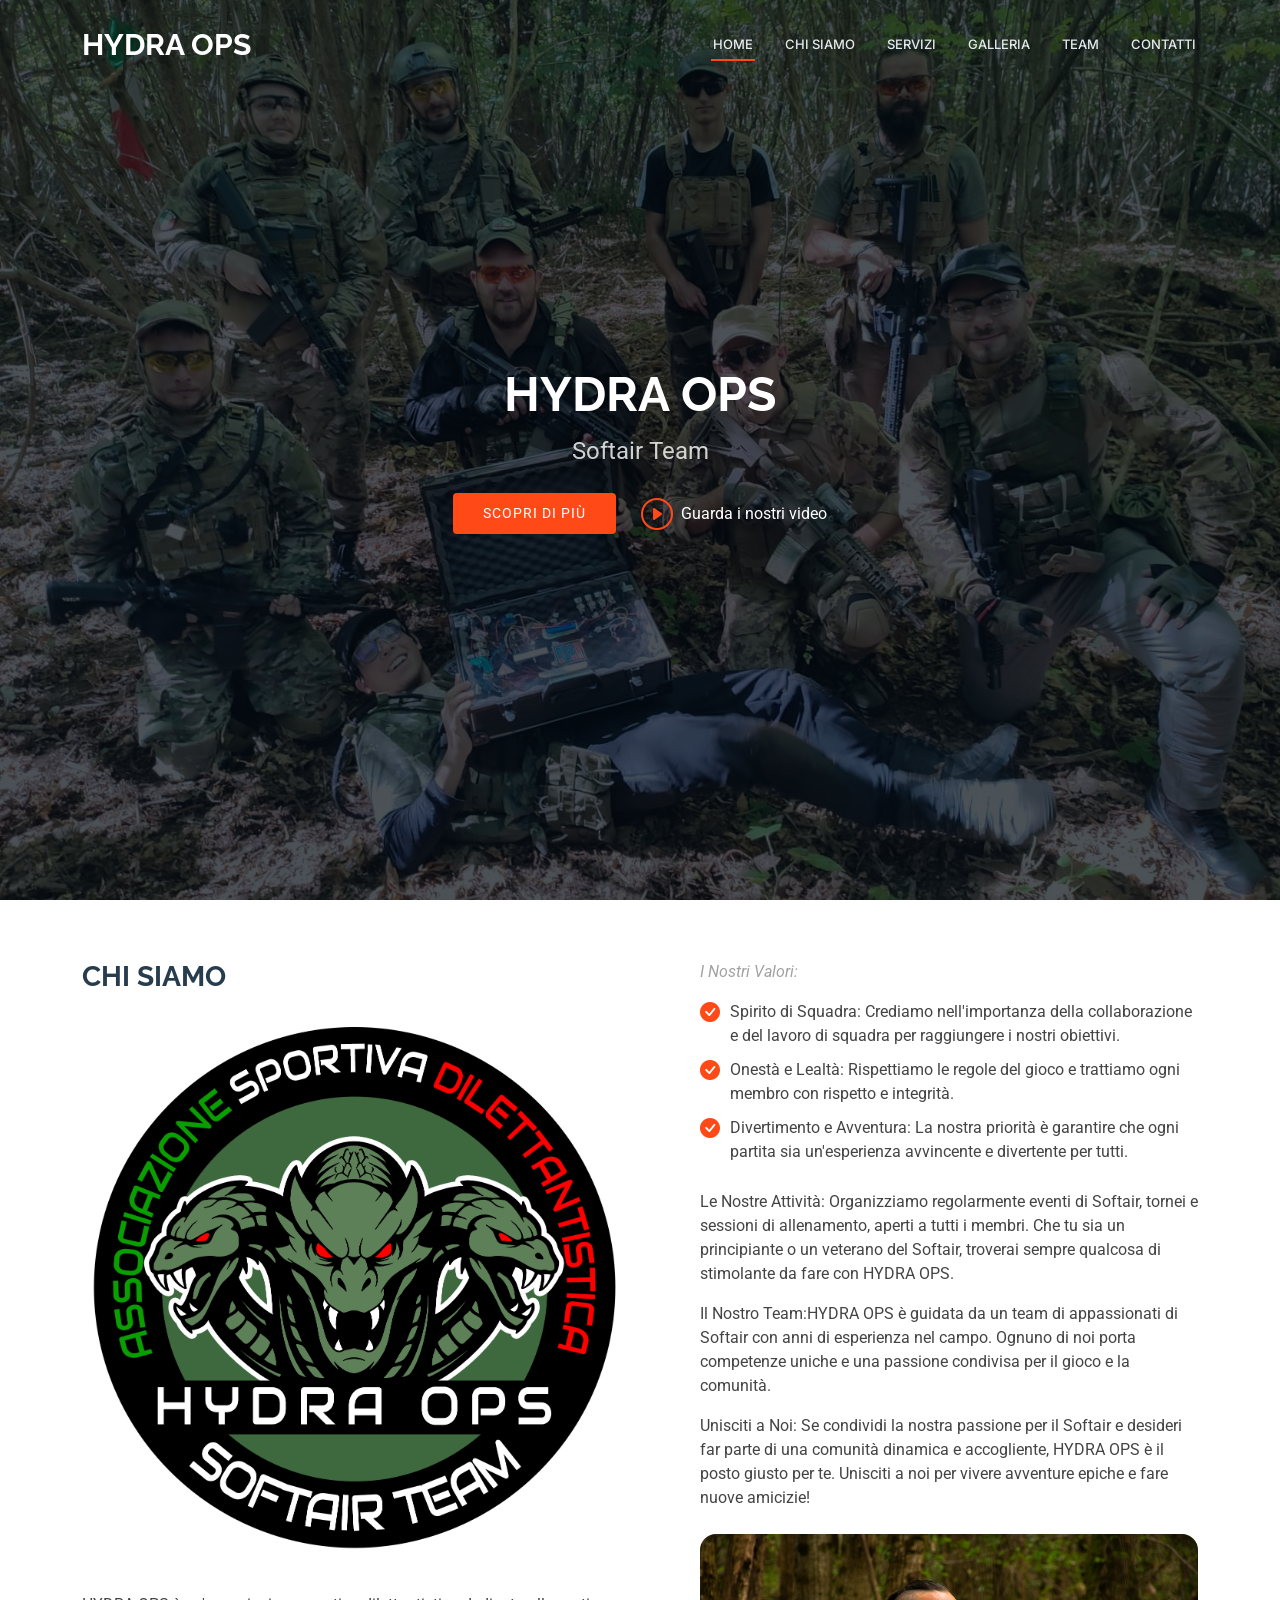
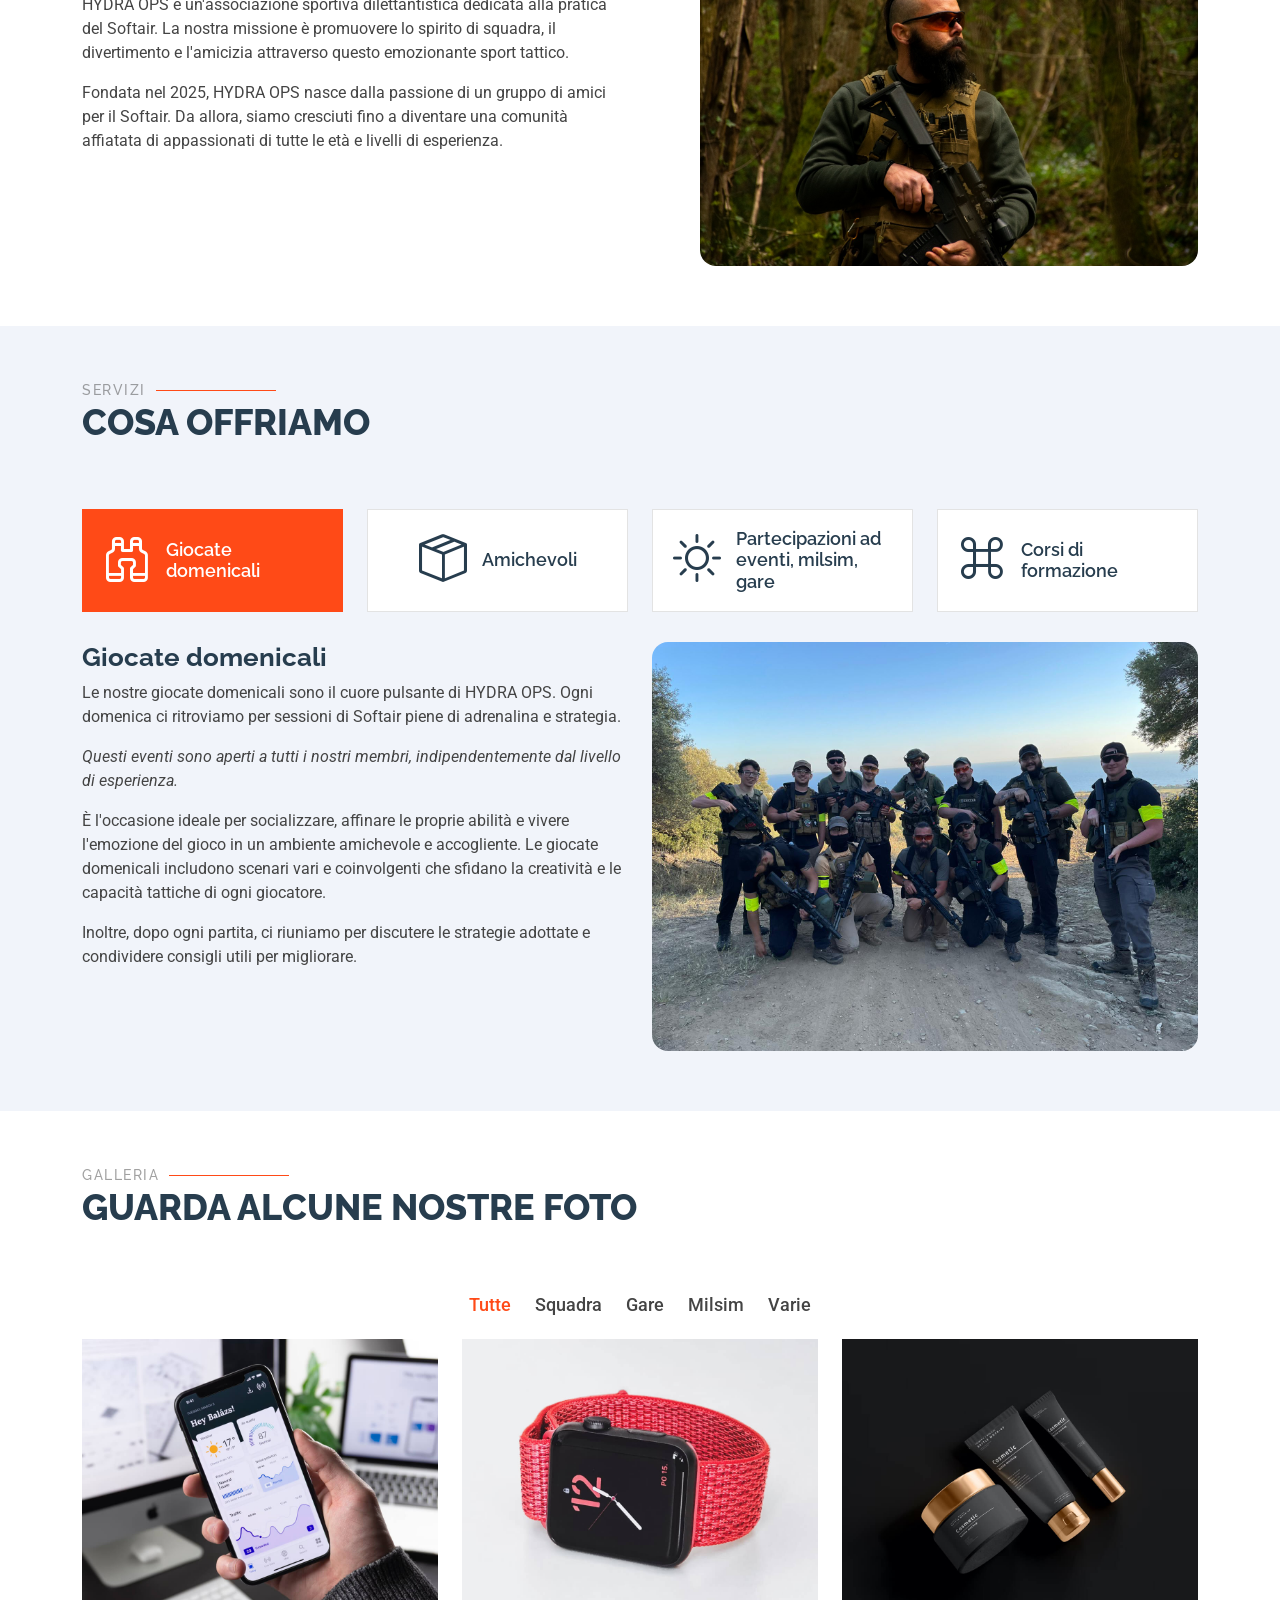
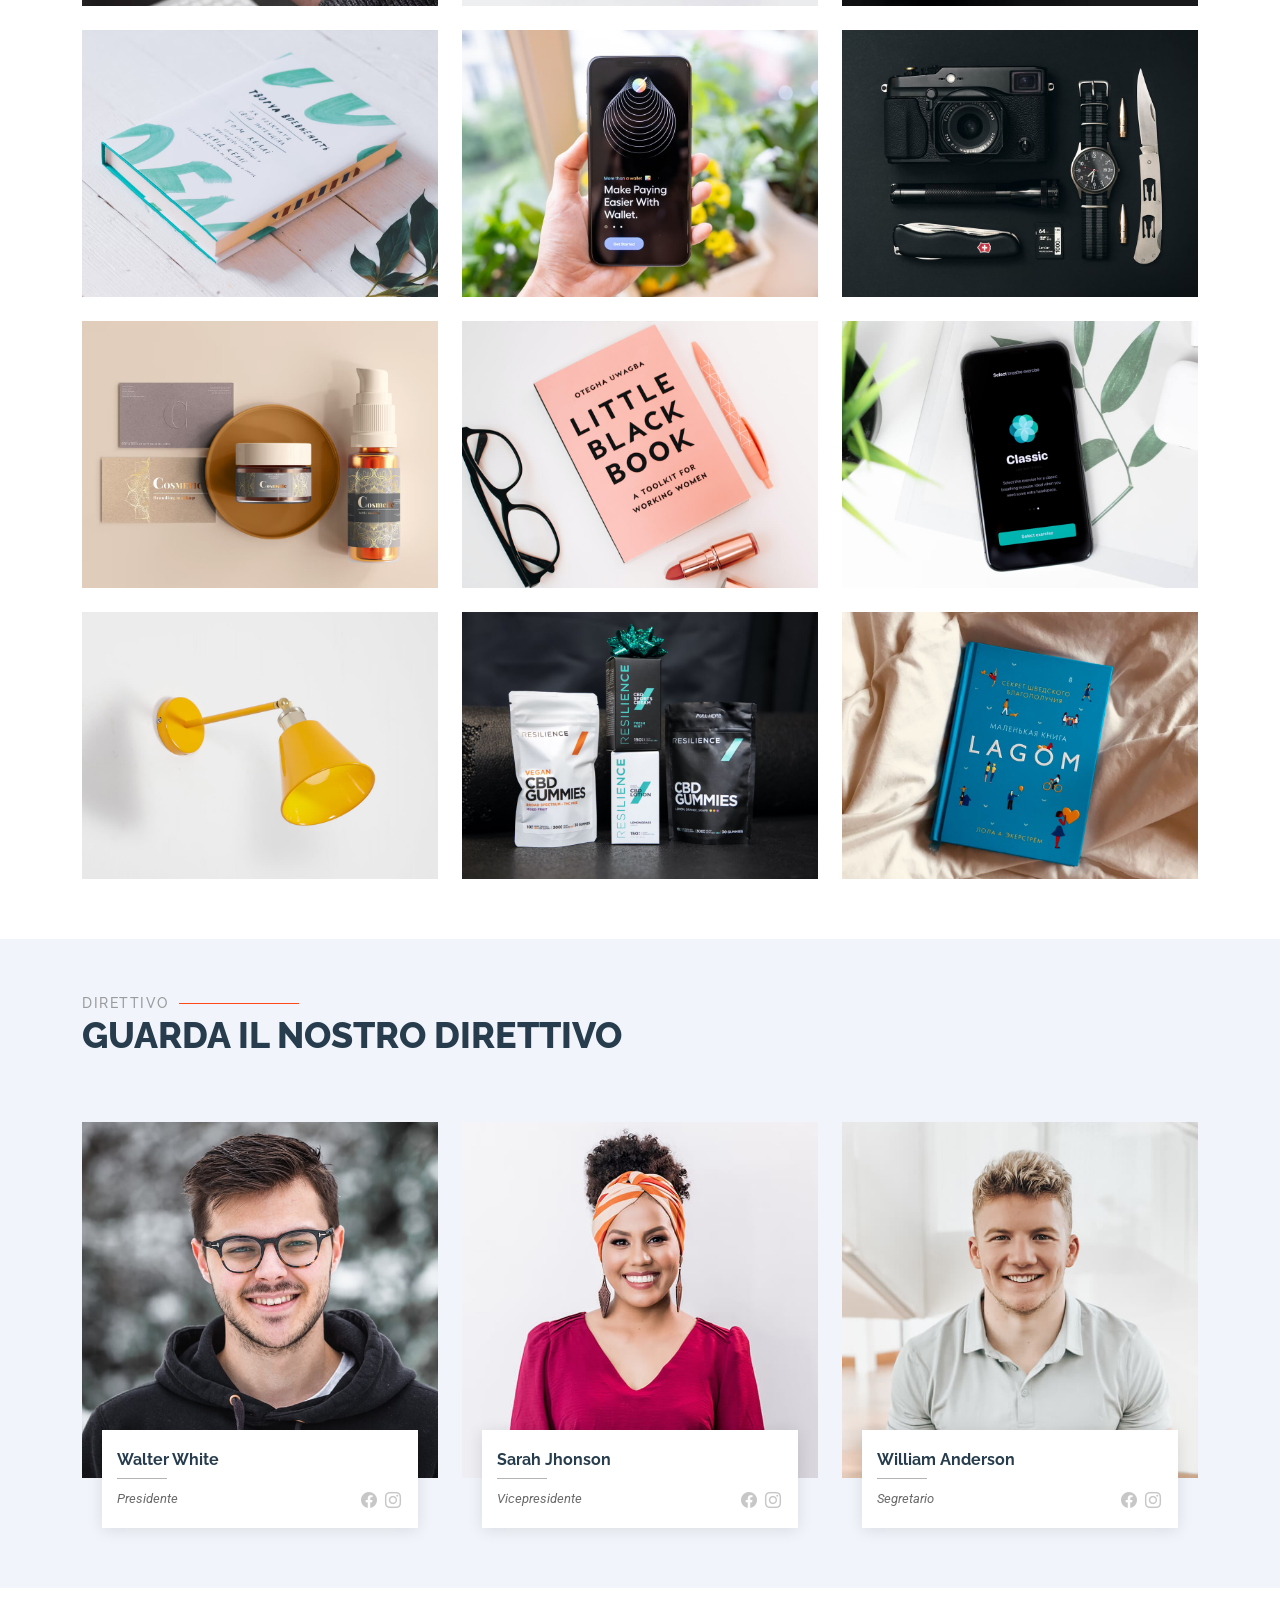
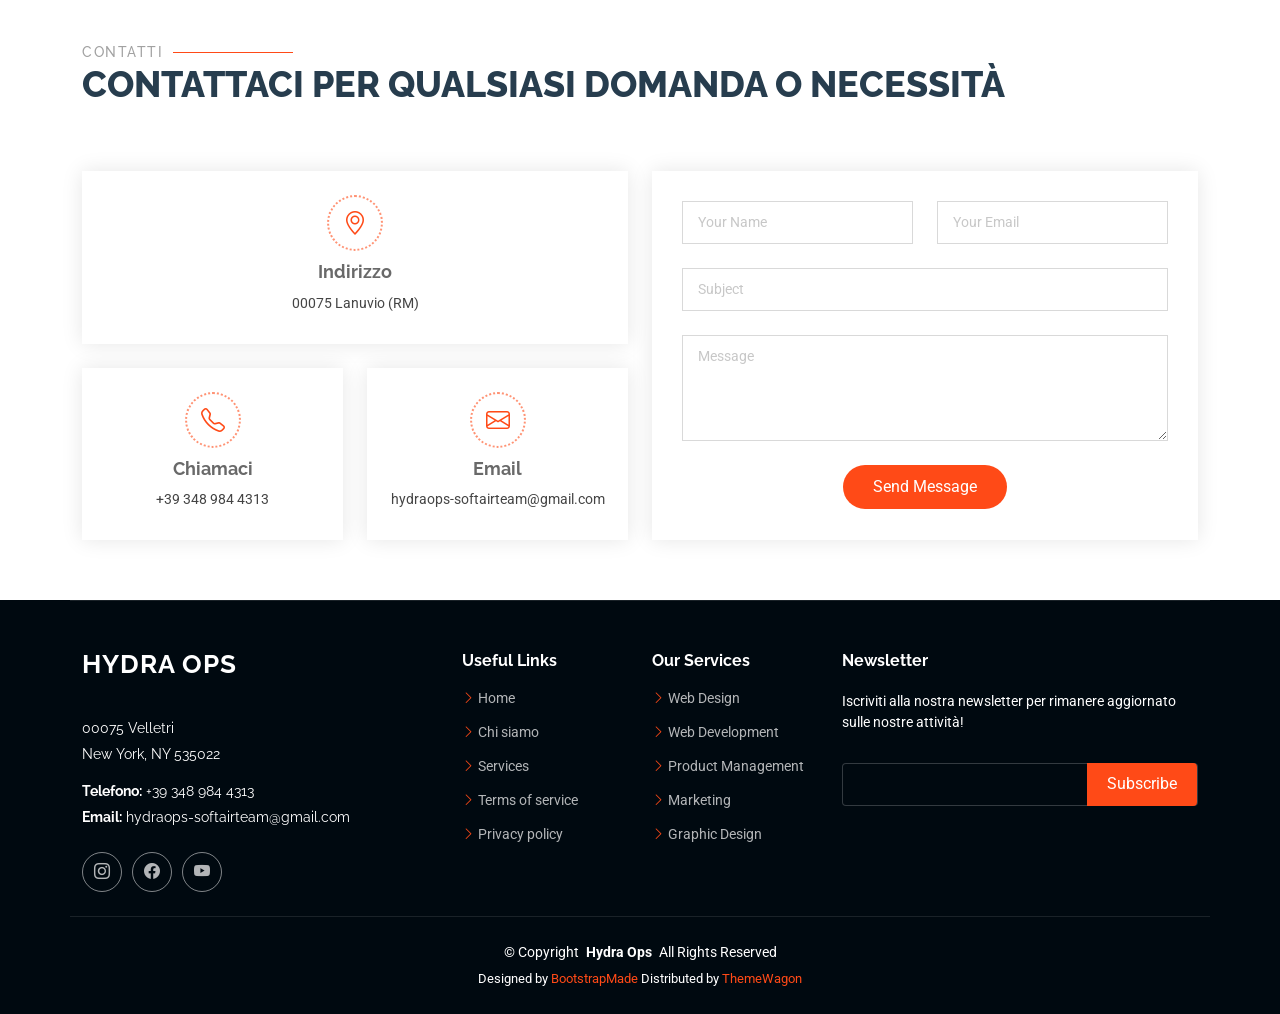
<file: hydraops/index.html>
<!DOCTYPE html>
<html lang="en">

<head>
  <meta charset="utf-8">
  <meta content="width=device-width, initial-scale=1.0" name="viewport">
  <title>Hydra OPS | Home</title>
  <meta name="description" content="">
  <meta name="keywords" content="">

  <!-- Favicons -->
  <link href="assets/img/favicon.png" rel="icon">
  <link href="assets/img/apple-touch-icon.png" rel="apple-touch-icon">

  <!-- Fonts -->
  <link href="https://fonts.googleapis.com" rel="preconnect">
  <link href="https://fonts.gstatic.com" rel="preconnect" crossorigin>
  <link href="https://fonts.googleapis.com/css2?family=Roboto:ital,wght@0,100;0,300;0,400;0,500;0,700;0,900;1,100;1,300;1,400;1,500;1,700;1,900&family=Raleway:ital,wght@0,100;0,200;0,300;0,400;0,500;0,600;0,700;0,800;0,900;1,100;1,200;1,300;1,400;1,500;1,600;1,700;1,800;1,900&family=Inter:wght@100;200;300;400;500;600;700;800;900&display=swap" rel="stylesheet">

  <!-- Vendor CSS Files -->
  <link href="assets/vendor/bootstrap/css/bootstrap.min.css" rel="stylesheet">
  <link href="assets/vendor/bootstrap-icons/bootstrap-icons.css" rel="stylesheet">
  <link href="assets/vendor/aos/aos.css" rel="stylesheet">
  <link href="assets/vendor/glightbox/css/glightbox.min.css" rel="stylesheet">
  <link href="assets/vendor/swiper/swiper-bundle.min.css" rel="stylesheet">

  <!-- Main CSS File -->
  <link href="assets/css/main.css" rel="stylesheet">

  <!-- =======================================================
  * Template Name: Dewi
  * Template URL: https://bootstrapmade.com/dewi-free-multi-purpose-html-template/
  * Updated: Aug 07 2024 with Bootstrap v5.3.3
  * Author: BootstrapMade.com
  * License: https://bootstrapmade.com/license/
  ======================================================== -->
</head>

<body class="index-page">

  <header id="header" class="header d-flex align-items-center fixed-top">
    <div class="container-fluid container-xl position-relative d-flex align-items-center">

      <a href="index.html" class="logo d-flex align-items-center me-auto">
        <h1 class="sitename">HYDRA OPS</h1>
      </a>

      <nav id="navmenu" class="navmenu">
        <ul>
          <li><a href="#hero" class="active">Home</a></li>
          <li><a href="#about">Chi siamo</a></li>
          <li><a href="#services">Servizi</a></li>
          <li><a href="#portfolio">Galleria</a></li>
          <li><a href="#team">Team</a></li>
          <li><a href="#contact">Contatti</a></li>
        </ul>
        <i class="mobile-nav-toggle d-xl-none bi bi-list"></i>
      </nav>

    </div>
  </header>

  <main class="main">

    <!-- Hero Section -->
    <section id="hero" class="hero section dark-background">

      <img src="assets/img/hero-bg.jpg" alt="" data-aos="fade-in">

      <div class="container d-flex flex-column align-items-center">
        <h2 data-aos="fade-up" data-aos-delay="100">HYDRA OPS</h2>
        <p data-aos="fade-up" data-aos-delay="200">Softair Team</p>
        <div class="d-flex mt-4" data-aos="fade-up" data-aos-delay="300">
          <a href="#about" class="btn-get-started">Scopri di più</a>
          <a href="https://www.youtube.com/watch?v=Y7f98aduVJ8" class="glightbox btn-watch-video d-flex align-items-center">
            <i class="bi bi-play-circle"></i><span>Guarda i nostri video</span>
          </a>
        </div>
      </div>

    </section>
    <!-- /Hero Section -->

    <!-- About Section -->
    <section id="about" class="about section">

      <div class="container">

        <div class="row gy-4">
          <div class="col-lg-6" data-aos="fade-up" data-aos-delay="100">
            <h3>CHI SIAMO</h3>
            <img src="assets/img/about.png" class="img-fluid rounded-4 mb-4" alt="">
            <p>HYDRA OPS è un'associazione sportiva dilettantistica dedicata alla pratica del Softair. La nostra missione è promuovere lo spirito di squadra, il divertimento e l'amicizia attraverso questo emozionante sport tattico.</p>
            <p>Fondata nel 2025, HYDRA OPS nasce dalla passione di un gruppo di amici per il Softair. Da allora, siamo cresciuti fino a diventare una comunità affiatata di appassionati di tutte le età e livelli di esperienza.</p>
          </div>
          <div class="col-lg-6" data-aos="fade-up" data-aos-delay="250">
            <div class="content ps-0 ps-lg-5">
              <p class="fst-italic">
                I Nostri Valori:
              </p>
              <ul>
                <li><i class="bi bi-check-circle-fill"></i> <span>Spirito di Squadra: Crediamo nell'importanza della collaborazione e del lavoro di squadra per raggiungere i nostri obiettivi.</span></li>
                <li><i class="bi bi-check-circle-fill"></i> <span>Onestà e Lealtà: Rispettiamo le regole del gioco e trattiamo ogni membro con rispetto e integrità.</span></li>
                <li><i class="bi bi-check-circle-fill"></i> <span>Divertimento e Avventura: La nostra priorità è garantire che ogni partita sia un'esperienza avvincente e divertente per tutti.</span></li>
              </ul>
              <p>
                Le Nostre Attività: Organizziamo regolarmente eventi di Softair, tornei e sessioni di allenamento, aperti a tutti i membri. 
                Che tu sia un principiante o un veterano del Softair, troverai sempre qualcosa di stimolante da fare con HYDRA OPS.
              </p>
              <p>
                Il Nostro Team:HYDRA OPS è guidata da un team di appassionati di Softair con anni di esperienza nel campo. Ognuno di noi 
                porta competenze uniche e una passione condivisa per il gioco e la comunità.
              </p>
              <p>
                Unisciti a Noi: Se condividi la nostra passione per il Softair e desideri far parte di una comunità dinamica e accogliente, 
                HYDRA OPS è il posto giusto per te. Unisciti a noi per vivere avventure epiche e fare nuove amicizie!
              </p>

              <div class="position-relative mt-4">
                <img src="assets/img/about-2-new.jpg" class="img-fluid rounded-4" alt="">
                <!-- <a href="https://www.youtube.com/watch?v=Y7f98aduVJ8" class="glightbox pulsating-play-btn"></a> -->
              </div>
            </div>
          </div>
        </div>

      </div>

    </section>
    <!-- /About Section -->

    <!-- Services 2 Section -->
    <section id="services" class="features section light-background">

      <!-- Section Title -->
      <div class="container section-title" data-aos="fade-up">
        <h2>Servizi</h2>
        <p>COSA OFFRIAMO</p>
      </div>
      <!-- End Section Title -->

      <div class="container">

        <ul class="nav nav-tabs row  d-flex" data-aos="fade-up" data-aos-delay="100">
          <li class="nav-item col-3">
            <a class="nav-link active show" data-bs-toggle="tab" data-bs-target="#features-tab-1">
              <i class="bi bi-binoculars"></i>
              <h4 class="d-none d-lg-block">Giocate domenicali</h4>
            </a>
          </li>
          <li class="nav-item col-3">
            <a class="nav-link" data-bs-toggle="tab" data-bs-target="#features-tab-2">
              <i class="bi bi-box-seam"></i>
              <h4 class="d-none d-lg-block">Amichevoli</h4>
            </a>
          </li>
          <li class="nav-item col-3">
            <a class="nav-link" data-bs-toggle="tab" data-bs-target="#features-tab-3">
              <i class="bi bi-brightness-high"></i>
              <h4 class="d-none d-lg-block">Partecipazioni ad eventi, milsim, gare</h4>
            </a>
          </li>
          <li class="nav-item col-3">
            <a class="nav-link" data-bs-toggle="tab" data-bs-target="#features-tab-4">
              <i class="bi bi-command"></i>
              <h4 class="d-none d-lg-block">Corsi di formazione</h4>
            </a>
          </li>
        </ul>
        <!-- End Tab Nav -->

        <div class="tab-content" data-aos="fade-up" data-aos-delay="200">

          <div class="tab-pane fade active show" id="features-tab-1">
            <div class="row">
              <div class="col-lg-6 order-2 order-lg-1 mt-3 mt-lg-0">
                <h3>Giocate domenicali</h3>
                <p>
                  Le nostre giocate domenicali sono il cuore pulsante di HYDRA OPS. Ogni domenica ci ritroviamo per sessioni di Softair piene di adrenalina e 
                  strategia.
                </p>
                <p class="fst-italic"> 
                  Questi eventi sono aperti a tutti i nostri membri, indipendentemente dal livello di esperienza.
                </p>
                <p>
                  È l'occasione ideale per socializzare, affinare le proprie abilità e vivere l'emozione del gioco in un ambiente amichevole e accogliente. 
                  Le giocate domenicali includono scenari vari e coinvolgenti che sfidano la creatività e le capacità tattiche di ogni giocatore. 
                </p>
                <p>
                  Inoltre, dopo ogni partita, ci riuniamo per discutere le strategie adottate e condividere consigli utili per migliorare.
                </p>
              </div>
              <div class="col-lg-6 order-1 order-lg-2 text-center">
                <img src="assets/img/working-1.jpg" alt="" class="img-fluid rounded-4">
              </div>
            </div>
          </div>
          <!-- End Tab Content Item -->

          <div class="tab-pane fade" id="features-tab-2">
            <div class="row">
              <div class="col-lg-6 order-2 order-lg-1 mt-3 mt-lg-0">
                <h3>Amichevoli</h3>
                <p>
                  Organizziamo regolarmente partite amichevoli con altre associazioni e gruppi di Softair. Queste partite sono un'ottima opportunità per confrontarsi con nuovi avversari, imparare nuove tattiche e stringere nuove amicizie. Le amichevoli promuovono lo spirito sportivo e la collaborazione tra i membri della comunità Softair. Durante queste partite, ci impegniamo a creare un'atmosfera di competizione sana e divertente, dove l'obiettivo principale è il miglioramento personale e di squadra. Le amichevoli sono anche un'occasione per scoprire nuovi campi di gioco e sperimentare diverse modalità di gioco.
                </p>
                <!-- <p class="fst-italic">
                  Lorem ipsum dolor sit amet, consectetur adipiscing elit, sed do eiusmod tempor incididunt ut labore et dolore
                  magna aliqua.
                </p>
                <ul>
                  <li><i class="bi bi-check2-all"></i> <span>Ullamco laboris nisi ut aliquip ex ea commodo consequat.</span></li>
                  <li><i class="bi bi-check2-all"></i> <span>Duis aute irure dolor in reprehenderit in voluptate velit.</span></li>
                  <li><i class="bi bi-check2-all"></i> <span>Provident mollitia neque rerum asperiores dolores quos qui a. Ipsum neque dolor voluptate nisi sed.</span></li>
                  <li><i class="bi bi-check2-all"></i> <span>Ullamco laboris nisi ut aliquip ex ea commodo consequat. Duis aute irure dolor in reprehenderit in voluptate trideta storacalaperda mastiro dolore eu fugiat nulla pariatur.</span></li>
                </ul> -->
              </div>
              <div class="col-lg-6 order-1 order-lg-2 text-center">
                <img src="assets/img/working-2.jpg" alt="" class="img-fluid">
              </div>
            </div>
          </div>
          <!-- End Tab Content Item -->

          <div class="tab-pane fade" id="features-tab-3">
            <div class="row">
              <div class="col-lg-6 order-2 order-lg-1 mt-3 mt-lg-0">
                <h3>Partecipazioni ad eventi, milsim, gare</h3>
                <p>
                  Partecipiamo a eventi, simulazioni militari (Milsim) e gare a livello regionale e nazionale. Questi eventi offrono ai nostri membri l'opportunità di mettere alla prova le proprie abilità in scenari realistici e competitivi. Siamo orgogliosi di rappresentare HYDRA OPS in queste competizioni e di dimostrare il nostro impegno e la nostra passione per il Softair. Partecipare a eventi Milsim ci permette di vivere esperienze immersive e coinvolgenti, dove ogni dettaglio è curato per creare un'ambientazione realistica. Le gare, invece, sono l'occasione per sfidare altre squadre e dimostrare il nostro valore sul campo, con l'obiettivo di raggiungere risultati sempre migliori.
                </p>
                <!-- <ul>
                  <li><i class="bi bi-check2-all"></i> <span>Ullamco laboris nisi ut aliquip ex ea commodo consequat.</span></li>
                  <li><i class="bi bi-check2-all"></i> <span>Duis aute irure dolor in reprehenderit in voluptate velit.</span></li>
                  <li><i class="bi bi-check2-all"></i> <span>Provident mollitia neque rerum asperiores dolores quos qui a. Ipsum neque dolor voluptate nisi sed.</span></li>
                </ul>
                <p class="fst-italic">
                  Lorem ipsum dolor sit amet, consectetur adipiscing elit, sed do eiusmod tempor incididunt ut labore et dolore
                  magna aliqua.
                </p> -->
              </div>
              <div class="col-lg-6 order-1 order-lg-2 text-center">
                <img src="assets/img/working-3.jpg" alt="" class="img-fluid">
              </div>
            </div>
          </div>
          <!-- End Tab Content Item -->

          <div class="tab-pane fade" id="features-tab-4">
            <div class="row">
              <div class="col-lg-6 order-2 order-lg-1 mt-3 mt-lg-0">
                <h3>Corsi di formazione</h3>
                <p>
                  Offriamo una gamma di corsi di formazione per aiutare i nostri membri a migliorare le proprie competenze nel Softair. I corsi coprono vari aspetti, tra cui tattiche di gioco, utilizzo delle attrezzature, sicurezza e lavoro di squadra. Sia che tu sia un principiante desideroso di imparare le basi o un giocatore esperto che vuole affinare le proprie abilità, i nostri corsi sono pensati per supportarti nel tuo percorso di crescita. Ogni corso è tenuto da istruttori esperti e appassionati, che offrono lezioni teoriche e pratiche per garantire un apprendimento completo. Inoltre, i partecipanti avranno la possibilità di mettere in pratica ciò che hanno imparato durante esercitazioni sul campo e simulazioni di gioco.
                </p>
                <!-- <p class="fst-italic">
                  Lorem ipsum dolor sit amet, consectetur adipiscing elit, sed do eiusmod tempor incididunt ut labore et dolore
                  magna aliqua.
                </p>
                <ul>
                  <li><i class="bi bi-check2-all"></i> <span>Ullamco laboris nisi ut aliquip ex ea commodo consequat.</span></li>
                  <li><i class="bi bi-check2-all"></i> <span>Duis aute irure dolor in reprehenderit in voluptate velit.</span></li>
                  <li><i class="bi bi-check2-all"></i> <span>Ullamco laboris nisi ut aliquip ex ea commodo consequat. Duis aute irure dolor in reprehenderit in voluptate trideta storacalaperda mastiro dolore eu fugiat nulla pariatur.</span></li>
                </ul> -->
              </div>
              <div class="col-lg-6 order-1 order-lg-2 text-center">
                <img src="assets/img/working-4.jpg" alt="" class="img-fluid">
              </div>
            </div>
          </div>
          <!-- End Tab Content Item -->

        </div>

      </div>

    </section>
    <!-- /Services 2 Section -->

    <!-- Portfolio Section -->
    <section id="portfolio" class="portfolio section">

      <!-- Section Title -->
      <div class="container section-title" data-aos="fade-up">
        <h2>Galleria</h2>
        <p>GUARDA ALCUNE NOSTRE FOTO</p>
      </div><!-- End Section Title -->

      <div class="container">

        <div class="isotope-layout" data-default-filter="*" data-layout="masonry" data-sort="original-order">

          <ul class="portfolio-filters isotope-filters" data-aos="fade-up" data-aos-delay="100">
            <li data-filter="*" class="filter-active">Tutte</li>
            <li data-filter=".filter-app">Squadra</li>
            <li data-filter=".filter-product">Gare</li>
            <li data-filter=".filter-branding">Milsim</li>
            <li data-filter=".filter-books">Varie</li>
          </ul><!-- End Portfolio Filters -->

          <div class="row gy-4 isotope-container" data-aos="fade-up" data-aos-delay="200">

            <div class="col-lg-4 col-md-6 portfolio-item isotope-item filter-app">
              <div class="portfolio-content h-100">
                <img src="assets/img/portfolio/app-1.jpg" class="img-fluid" alt="">
                <div class="portfolio-info">
                  <h4>App 1</h4>
                  <p>Lorem ipsum, dolor sit amet consectetur</p>
                  <a href="assets/img/portfolio/app-1.jpg" title="App 1" data-gallery="portfolio-gallery-app" class="glightbox preview-link"><i class="bi bi-zoom-in"></i></a>
                  <a href="portfolio-details.html" title="More Details" class="details-link"><i class="bi bi-link-45deg"></i></a>
                </div>
              </div>
            </div><!-- End Portfolio Item -->

            <div class="col-lg-4 col-md-6 portfolio-item isotope-item filter-product">
              <div class="portfolio-content h-100">
                <img src="assets/img/portfolio/product-1.jpg" class="img-fluid" alt="">
                <div class="portfolio-info">
                  <h4>Product 1</h4>
                  <p>Lorem ipsum, dolor sit amet consectetur</p>
                  <a href="assets/img/portfolio/product-1.jpg" title="Product 1" data-gallery="portfolio-gallery-product" class="glightbox preview-link"><i class="bi bi-zoom-in"></i></a>
                  <a href="portfolio-details.html" title="More Details" class="details-link"><i class="bi bi-link-45deg"></i></a>
                </div>
              </div>
            </div><!-- End Portfolio Item -->

            <div class="col-lg-4 col-md-6 portfolio-item isotope-item filter-branding">
              <div class="portfolio-content h-100">
                <img src="assets/img/portfolio/branding-1.jpg" class="img-fluid" alt="">
                <div class="portfolio-info">
                  <h4>Branding 1</h4>
                  <p>Lorem ipsum, dolor sit amet consectetur</p>
                  <a href="assets/img/portfolio/branding-1.jpg" title="Branding 1" data-gallery="portfolio-gallery-branding" class="glightbox preview-link"><i class="bi bi-zoom-in"></i></a>
                  <a href="portfolio-details.html" title="More Details" class="details-link"><i class="bi bi-link-45deg"></i></a>
                </div>
              </div>
            </div><!-- End Portfolio Item -->

            <div class="col-lg-4 col-md-6 portfolio-item isotope-item filter-books">
              <div class="portfolio-content h-100">
                <img src="assets/img/portfolio/books-1.jpg" class="img-fluid" alt="">
                <div class="portfolio-info">
                  <h4>Books 1</h4>
                  <p>Lorem ipsum, dolor sit amet consectetur</p>
                  <a href="assets/img/portfolio/books-1.jpg" title="Branding 1" data-gallery="portfolio-gallery-book" class="glightbox preview-link"><i class="bi bi-zoom-in"></i></a>
                  <a href="portfolio-details.html" title="More Details" class="details-link"><i class="bi bi-link-45deg"></i></a>
                </div>
              </div>
            </div><!-- End Portfolio Item -->

            <div class="col-lg-4 col-md-6 portfolio-item isotope-item filter-app">
              <div class="portfolio-content h-100">
                <img src="assets/img/portfolio/app-2.jpg" class="img-fluid" alt="">
                <div class="portfolio-info">
                  <h4>App 2</h4>
                  <p>Lorem ipsum, dolor sit amet consectetur</p>
                  <a href="assets/img/portfolio/app-2.jpg" title="App 2" data-gallery="portfolio-gallery-app" class="glightbox preview-link"><i class="bi bi-zoom-in"></i></a>
                  <a href="portfolio-details.html" title="More Details" class="details-link"><i class="bi bi-link-45deg"></i></a>
                </div>
              </div>
            </div><!-- End Portfolio Item -->

            <div class="col-lg-4 col-md-6 portfolio-item isotope-item filter-product">
              <div class="portfolio-content h-100">
                <img src="assets/img/portfolio/product-2.jpg" class="img-fluid" alt="">
                <div class="portfolio-info">
                  <h4>Product 2</h4>
                  <p>Lorem ipsum, dolor sit amet consectetur</p>
                  <a href="assets/img/portfolio/product-2.jpg" title="Product 2" data-gallery="portfolio-gallery-product" class="glightbox preview-link"><i class="bi bi-zoom-in"></i></a>
                  <a href="portfolio-details.html" title="More Details" class="details-link"><i class="bi bi-link-45deg"></i></a>
                </div>
              </div>
            </div><!-- End Portfolio Item -->

            <div class="col-lg-4 col-md-6 portfolio-item isotope-item filter-branding">
              <div class="portfolio-content h-100">
                <img src="assets/img/portfolio/branding-2.jpg" class="img-fluid" alt="">
                <div class="portfolio-info">
                  <h4>Branding 2</h4>
                  <p>Lorem ipsum, dolor sit amet consectetur</p>
                  <a href="assets/img/portfolio/branding-2.jpg" title="Branding 2" data-gallery="portfolio-gallery-branding" class="glightbox preview-link"><i class="bi bi-zoom-in"></i></a>
                  <a href="portfolio-details.html" title="More Details" class="details-link"><i class="bi bi-link-45deg"></i></a>
                </div>
              </div>
            </div><!-- End Portfolio Item -->

            <div class="col-lg-4 col-md-6 portfolio-item isotope-item filter-books">
              <div class="portfolio-content h-100">
                <img src="assets/img/portfolio/books-2.jpg" class="img-fluid" alt="">
                <div class="portfolio-info">
                  <h4>Books 2</h4>
                  <p>Lorem ipsum, dolor sit amet consectetur</p>
                  <a href="assets/img/portfolio/books-2.jpg" title="Branding 2" data-gallery="portfolio-gallery-book" class="glightbox preview-link"><i class="bi bi-zoom-in"></i></a>
                  <a href="portfolio-details.html" title="More Details" class="details-link"><i class="bi bi-link-45deg"></i></a>
                </div>
              </div>
            </div><!-- End Portfolio Item -->

            <div class="col-lg-4 col-md-6 portfolio-item isotope-item filter-app">
              <div class="portfolio-content h-100">
                <img src="assets/img/portfolio/app-3.jpg" class="img-fluid" alt="">
                <div class="portfolio-info">
                  <h4>App 3</h4>
                  <p>Lorem ipsum, dolor sit amet consectetur</p>
                  <a href="assets/img/portfolio/app-3.jpg" title="App 3" data-gallery="portfolio-gallery-app" class="glightbox preview-link"><i class="bi bi-zoom-in"></i></a>
                  <a href="portfolio-details.html" title="More Details" class="details-link"><i class="bi bi-link-45deg"></i></a>
                </div>
              </div>
            </div><!-- End Portfolio Item -->

            <div class="col-lg-4 col-md-6 portfolio-item isotope-item filter-product">
              <div class="portfolio-content h-100">
                <img src="assets/img/portfolio/product-3.jpg" class="img-fluid" alt="">
                <div class="portfolio-info">
                  <h4>Product 3</h4>
                  <p>Lorem ipsum, dolor sit amet consectetur</p>
                  <a href="assets/img/portfolio/product-3.jpg" title="Product 3" data-gallery="portfolio-gallery-product" class="glightbox preview-link"><i class="bi bi-zoom-in"></i></a>
                  <a href="portfolio-details.html" title="More Details" class="details-link"><i class="bi bi-link-45deg"></i></a>
                </div>
              </div>
            </div><!-- End Portfolio Item -->

            <div class="col-lg-4 col-md-6 portfolio-item isotope-item filter-branding">
              <div class="portfolio-content h-100">
                <img src="assets/img/portfolio/branding-3.jpg" class="img-fluid" alt="">
                <div class="portfolio-info">
                  <h4>Branding 3</h4>
                  <p>Lorem ipsum, dolor sit amet consectetur</p>
                  <a href="assets/img/portfolio/branding-3.jpg" title="Branding 2" data-gallery="portfolio-gallery-branding" class="glightbox preview-link"><i class="bi bi-zoom-in"></i></a>
                  <a href="portfolio-details.html" title="More Details" class="details-link"><i class="bi bi-link-45deg"></i></a>
                </div>
              </div>
            </div><!-- End Portfolio Item -->

            <div class="col-lg-4 col-md-6 portfolio-item isotope-item filter-books">
              <div class="portfolio-content h-100">
                <img src="assets/img/portfolio/books-3.jpg" class="img-fluid" alt="">
                <div class="portfolio-info">
                  <h4>Books 3</h4>
                  <p>Lorem ipsum, dolor sit amet consectetur</p>
                  <a href="assets/img/portfolio/books-3.jpg" title="Branding 3" data-gallery="portfolio-gallery-book" class="glightbox preview-link"><i class="bi bi-zoom-in"></i></a>
                  <a href="portfolio-details.html" title="More Details" class="details-link"><i class="bi bi-link-45deg"></i></a>
                </div>
              </div>
            </div><!-- End Portfolio Item -->

          </div><!-- End Portfolio Container -->

        </div>

      </div>

    </section>
    <!-- /Portfolio Section -->

    <!-- Team Section -->
    <section id="team" class="team section light-background">

      <!-- Section Title -->
      <div class="container section-title" data-aos="fade-up">
        <h2>Direttivo</h2>
        <p>GUARDA IL NOSTRO DIRETTIVO</p>
      </div><!-- End Section Title -->

      <div class="container">

        <div class="row gy-5">

          <div class="col-lg-4 col-md-6" data-aos="fade-up" data-aos-delay="100">
            <div class="member">
              <div class="pic"><img src="assets/img/team/team-1.jpg" class="img-fluid" alt=""></div>
              <div class="member-info">
                <h4>Walter White</h4>
                <span>Presidente</span>
                <div class="social">
                  <a href=""><i class="bi bi-facebook"></i></a>
                  <a href=""><i class="bi bi-instagram"></i></a>
                </div>
              </div>
            </div>
          </div>
          <!-- End Team Member -->

          <div class="col-lg-4 col-md-6" data-aos="fade-up" data-aos-delay="200">
            <div class="member">
              <div class="pic"><img src="assets/img/team/team-2.jpg" class="img-fluid" alt=""></div>
              <div class="member-info">
                <h4>Sarah Jhonson</h4>
                <span>Vicepresidente</span>
                <div class="social">
                  <a href=""><i class="bi bi-facebook"></i></a>
                  <a href=""><i class="bi bi-instagram"></i></a>
                </div>
              </div>
            </div>
          </div>
          <!-- End Team Member -->

          <div class="col-lg-4 col-md-6" data-aos="fade-up" data-aos-delay="300">
            <div class="member">
              <div class="pic"><img src="assets/img/team/team-3.jpg" class="img-fluid" alt=""></div>
              <div class="member-info">
                <h4>William Anderson</h4>
                <span>Segretario</span>
                <div class="social">
                  <a href=""><i class="bi bi-facebook"></i></a>
                  <a href=""><i class="bi bi-instagram"></i></a>
                </div>
              </div>
            </div>
          </div>
          <!-- End Team Member -->

        </div>

      </div>

    </section>
    <!-- /Team Section -->

    <!-- Contact Section -->
    <section id="contact" class="contact section">

      <!-- Section Title -->
      <div class="container section-title" data-aos="fade-up">
        <h2>Contatti</h2>
        <p>Contattaci per qualsiasi domanda o necessità</p>
      </div><!-- End Section Title -->

      <div class="container" data-aos="fade-up" data-aos-delay="100">

        <div class="row gy-4">
          <div class="col-lg-6 ">
            <div class="row gy-4">

              <div class="col-lg-12">
                <div class="info-item d-flex flex-column justify-content-center align-items-center" data-aos="fade-up" data-aos-delay="200">
                  <i class="bi bi-geo-alt"></i>
                  <h3>Indirizzo</h3>
                  <p>00075 Lanuvio (RM)</p>
                </div>
              </div>
              <!-- End Info Item -->

              <div class="col-md-6">
                <div class="info-item d-flex flex-column justify-content-center align-items-center" data-aos="fade-up" data-aos-delay="300">
                  <i class="bi bi-telephone"></i>
                  <h3>Chiamaci</h3>
                  <p>+39 348 984 4313</p>
                </div>
              </div>
              <!-- End Info Item -->

              <div class="col-md-6">
                <div class="info-item d-flex flex-column justify-content-center align-items-center" data-aos="fade-up" data-aos-delay="400">
                  <i class="bi bi-envelope"></i>
                  <h3>Email</h3>
                  <p>hydraops-softairteam@gmail.com</p>
                </div>
              </div>
              <!-- End Info Item -->

            </div>
          </div>

          <div class="col-lg-6">
            <form action="forms/contact.php" method="post" class="php-email-form" data-aos="fade-up" data-aos-delay="500">
              <div class="row gy-4">

                <div class="col-md-6">
                  <input type="text" name="name" class="form-control" placeholder="Your Name" required="">
                </div>

                <div class="col-md-6 ">
                  <input type="email" class="form-control" name="email" placeholder="Your Email" required="">
                </div>

                <div class="col-md-12">
                  <input type="text" class="form-control" name="subject" placeholder="Subject" required="">
                </div>

                <div class="col-md-12">
                  <textarea class="form-control" name="message" rows="4" placeholder="Message" required=""></textarea>
                </div>

                <div class="col-md-12 text-center">
                  <div class="loading">Loading</div>
                  <div class="error-message"></div>
                  <div class="sent-message">Your message has been sent. Thank you!</div>

                  <button type="submit">Send Message</button>
                </div>

              </div>
            </form>
          </div><!-- End Contact Form -->

        </div>

      </div>

    </section>
    <!-- /Contact Section -->

  </main>

  <footer id="footer" class="footer dark-background">

    <div class="container footer-top">
      <div class="row gy-4">
        <div class="col-lg-4 col-md-6 footer-about">
          <a href="index.html" class="logo d-flex align-items-center">
            <span class="sitename">HYDRA OPS</span>
          </a>
          <div class="footer-contact pt-3">
            <p>00075 Velletri</p>
            <p>New York, NY 535022</p>
            <p class="mt-3"><strong>Telefono:</strong> <span>+39 348 984 4313</span></p>
            <p><strong>Email:</strong> <span>hydraops-softairteam@gmail.com</span></p>
          </div>
          <div class="social-links d-flex mt-4">
            <a href=""><i class="bi bi-instagram"></i></a>
            <a href=""><i class="bi bi-facebook"></i></a>
            <a href=""><i class="bi bi-youtube"></i></a>
          </div>
        </div>

        <div class="col-lg-2 col-md-3 footer-links">
          <h4>Useful Links</h4>
          <ul>
            <li><i class="bi bi-chevron-right"></i> <a href="#">Home</a></li>
            <li><i class="bi bi-chevron-right"></i> <a href="#">Chi siamo</a></li>
            <li><i class="bi bi-chevron-right"></i> <a href="#">Services</a></li>
            <li><i class="bi bi-chevron-right"></i> <a href="#">Terms of service</a></li>
            <li><i class="bi bi-chevron-right"></i> <a href="#">Privacy policy</a></li>
          </ul>
        </div>

        <div class="col-lg-2 col-md-3 footer-links">
          <h4>Our Services</h4>
          <ul>
            <li><i class="bi bi-chevron-right"></i> <a href="#">Web Design</a></li>
            <li><i class="bi bi-chevron-right"></i> <a href="#">Web Development</a></li>
            <li><i class="bi bi-chevron-right"></i> <a href="#">Product Management</a></li>
            <li><i class="bi bi-chevron-right"></i> <a href="#">Marketing</a></li>
            <li><i class="bi bi-chevron-right"></i> <a href="#">Graphic Design</a></li>
          </ul>
        </div>

        <div class="col-lg-4 col-md-12 footer-newsletter">
          <h4>Newsletter</h4>
          <p>Iscriviti alla nostra newsletter per rimanere aggiornato sulle nostre attività!</p>
          <form action="forms/newsletter.php" method="post" class="php-email-form">
            <div class="newsletter-form"><input type="email" name="email"><input type="submit" value="Subscribe"></div>
            <div class="loading">Caricamento</div>
            <div class="error-message"></div>
            <div class="sent-message">La tua iscrizione è andata a buon fine. Grazie mille!</div>
          </form>
        </div>

      </div>
    </div>

    <div class="container copyright text-center mt-4">
      <p>© <span>Copyright</span> <strong class="px-1 sitename">Hydra Ops</strong> <span>All Rights Reserved</span></p>
      <div class="credits">
        <!-- All the links in the footer should remain intact. -->
        <!-- You can delete the links only if you've purchased the pro version. -->
        <!-- Licensing information: https://bootstrapmade.com/license/ -->
        <!-- Purchase the pro version with working PHP/AJAX contact form: [buy-url] -->
        Designed by <a href="https://bootstrapmade.com/">BootstrapMade</a> Distributed by <a href=“https://themewagon.com>ThemeWagon
      </div>
    </div>

  </footer>

  <!-- Scroll Top -->
  <a href="#" id="scroll-top" class="scroll-top d-flex align-items-center justify-content-center"><i class="bi bi-arrow-up-short"></i></a>

  <!-- Preloader -->
  <div id="preloader"></div>

  <!-- Vendor JS Files -->
  <script src="assets/vendor/bootstrap/js/bootstrap.bundle.min.js"></script>
  <script src="assets/vendor/php-email-form/validate.js"></script>
  <script src="assets/vendor/aos/aos.js"></script>
  <script src="assets/vendor/glightbox/js/glightbox.min.js"></script>
  <script src="assets/vendor/purecounter/purecounter_vanilla.js"></script>
  <script src="assets/vendor/swiper/swiper-bundle.min.js"></script>
  <script src="assets/vendor/imagesloaded/imagesloaded.pkgd.min.js"></script>
  <script src="assets/vendor/isotope-layout/isotope.pkgd.min.js"></script>

  <!-- Main JS File -->
  <script src="assets/js/main.js"></script>

</body>

</html>
</file>
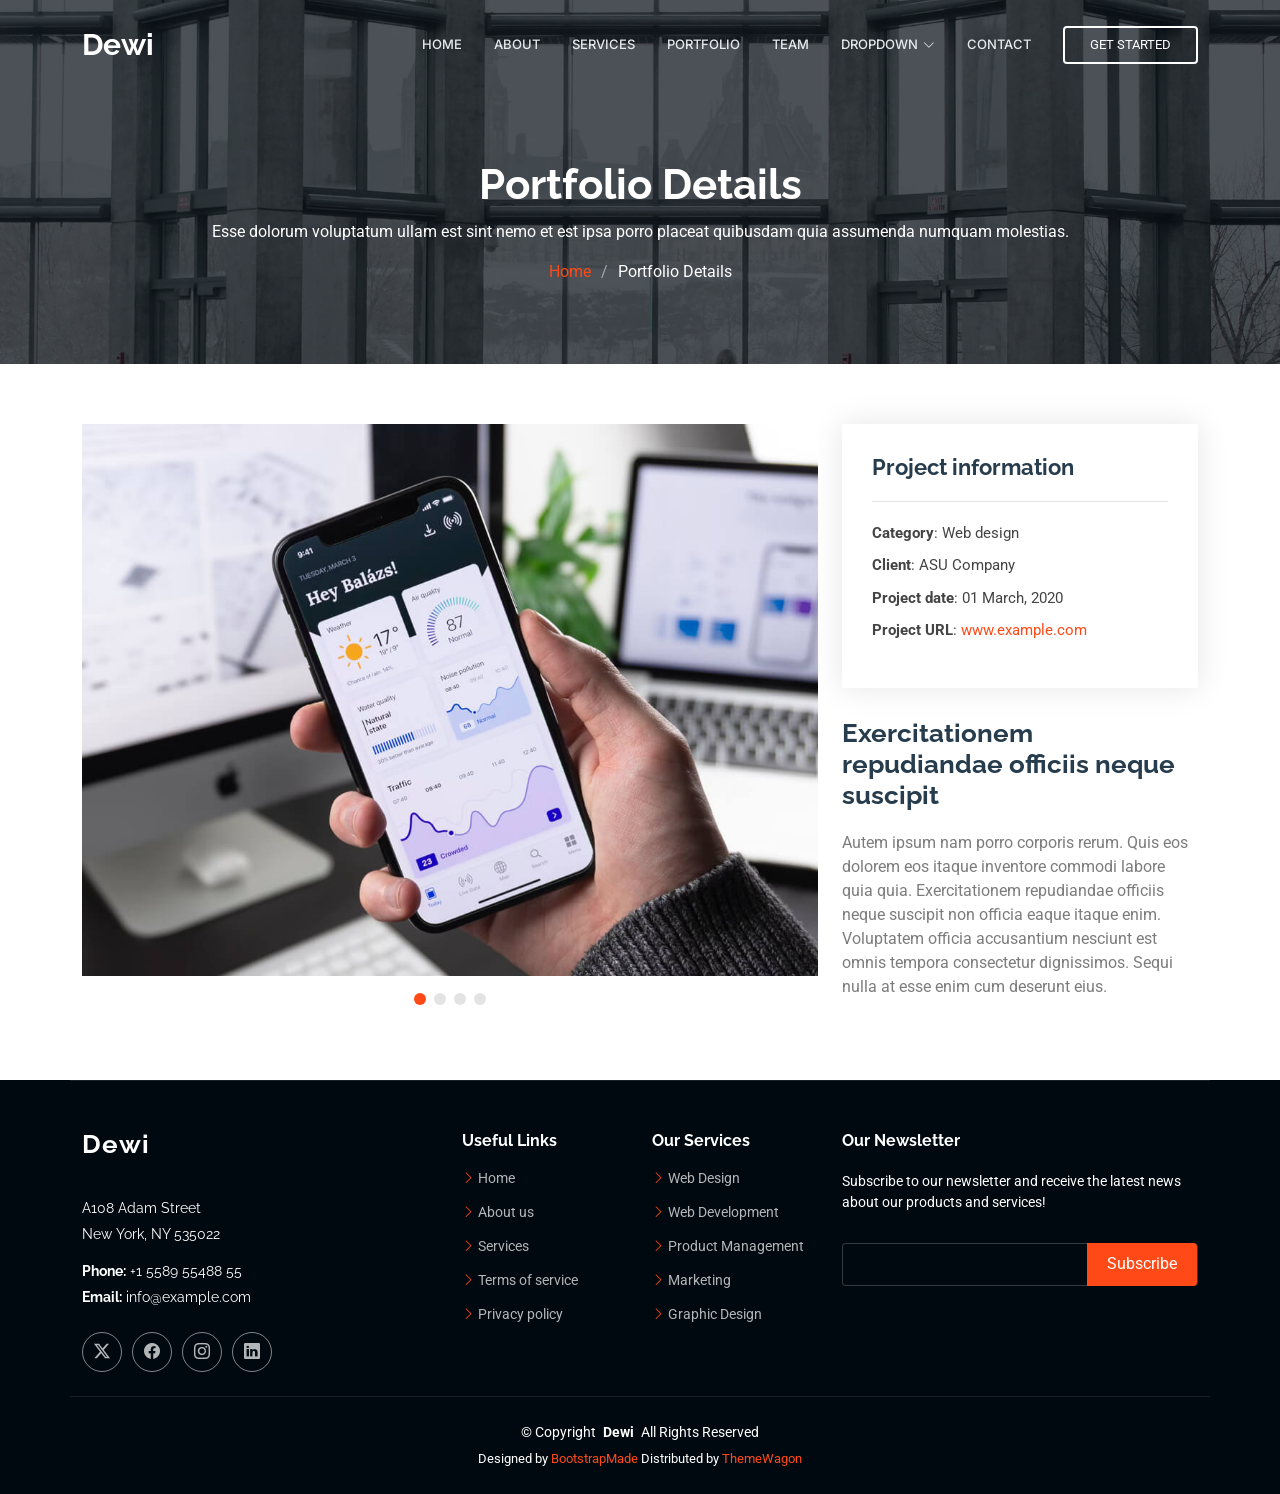
<file: hydraops/portfolio-details.html>
<!DOCTYPE html>
<html lang="en">

<head>
  <meta charset="utf-8">
  <meta content="width=device-width, initial-scale=1.0" name="viewport">
  <title>Portfolio Details - Dewi Bootstrap Template</title>
  <meta name="description" content="">
  <meta name="keywords" content="">

  <!-- Favicons -->
  <link href="assets/img/favicon.png" rel="icon">
  <link href="assets/img/apple-touch-icon.png" rel="apple-touch-icon">

  <!-- Fonts -->
  <link href="https://fonts.googleapis.com" rel="preconnect">
  <link href="https://fonts.gstatic.com" rel="preconnect" crossorigin>
  <link href="https://fonts.googleapis.com/css2?family=Roboto:ital,wght@0,100;0,300;0,400;0,500;0,700;0,900;1,100;1,300;1,400;1,500;1,700;1,900&family=Raleway:ital,wght@0,100;0,200;0,300;0,400;0,500;0,600;0,700;0,800;0,900;1,100;1,200;1,300;1,400;1,500;1,600;1,700;1,800;1,900&family=Inter:wght@100;200;300;400;500;600;700;800;900&display=swap" rel="stylesheet">

  <!-- Vendor CSS Files -->
  <link href="assets/vendor/bootstrap/css/bootstrap.min.css" rel="stylesheet">
  <link href="assets/vendor/bootstrap-icons/bootstrap-icons.css" rel="stylesheet">
  <link href="assets/vendor/aos/aos.css" rel="stylesheet">
  <link href="assets/vendor/glightbox/css/glightbox.min.css" rel="stylesheet">
  <link href="assets/vendor/swiper/swiper-bundle.min.css" rel="stylesheet">

  <!-- Main CSS File -->
  <link href="assets/css/main.css" rel="stylesheet">

  <!-- =======================================================
  * Template Name: Dewi
  * Template URL: https://bootstrapmade.com/dewi-free-multi-purpose-html-template/
  * Updated: Aug 07 2024 with Bootstrap v5.3.3
  * Author: BootstrapMade.com
  * License: https://bootstrapmade.com/license/
  ======================================================== -->
</head>

<body class="portfolio-details-page">

  <header id="header" class="header d-flex align-items-center fixed-top">
    <div class="container-fluid container-xl position-relative d-flex align-items-center">

      <a href="index.html" class="logo d-flex align-items-center me-auto">
        <!-- Uncomment the line below if you also wish to use an image logo -->
        <!-- <img src="assets/img/logo.png" alt=""> -->
        <h1 class="sitename">Dewi</h1>
      </a>

      <nav id="navmenu" class="navmenu">
        <ul>
          <li><a href="#hero">Home</a></li>
          <li><a href="#about">About</a></li>
          <li><a href="#services">Services</a></li>
          <li><a href="#portfolio">Portfolio</a></li>
          <li><a href="#team">Team</a></li>
          <li class="dropdown"><a href="#"><span>Dropdown</span> <i class="bi bi-chevron-down toggle-dropdown"></i></a>
            <ul>
              <li><a href="#">Dropdown 1</a></li>
              <li class="dropdown"><a href="#"><span>Deep Dropdown</span> <i class="bi bi-chevron-down toggle-dropdown"></i></a>
                <ul>
                  <li><a href="#">Deep Dropdown 1</a></li>
                  <li><a href="#">Deep Dropdown 2</a></li>
                  <li><a href="#">Deep Dropdown 3</a></li>
                  <li><a href="#">Deep Dropdown 4</a></li>
                  <li><a href="#">Deep Dropdown 5</a></li>
                </ul>
              </li>
              <li><a href="#">Dropdown 2</a></li>
              <li><a href="#">Dropdown 3</a></li>
              <li><a href="#">Dropdown 4</a></li>
            </ul>
          </li>
          <li><a href="#contact">Contact</a></li>
        </ul>
        <i class="mobile-nav-toggle d-xl-none bi bi-list"></i>
      </nav>

      <a class="cta-btn" href="index.html#about">Get Started</a>

    </div>
  </header>

  <main class="main">

    <!-- Page Title -->
    <div class="page-title dark-background" data-aos="fade" style="background-image: url(assets/img/page-title-bg.webp);">
      <div class="container position-relative">
        <h1>Portfolio Details</h1>
        <p>Esse dolorum voluptatum ullam est sint nemo et est ipsa porro placeat quibusdam quia assumenda numquam molestias.</p>
        <nav class="breadcrumbs">
          <ol>
            <li><a href="index.html">Home</a></li>
            <li class="current">Portfolio Details</li>
          </ol>
        </nav>
      </div>
    </div><!-- End Page Title -->

    <!-- Portfolio Details Section -->
    <section id="portfolio-details" class="portfolio-details section">

      <div class="container" data-aos="fade-up" data-aos-delay="100">

        <div class="row gy-4">

          <div class="col-lg-8">
            <div class="portfolio-details-slider swiper init-swiper">

              <script type="application/json" class="swiper-config">
                {
                  "loop": true,
                  "speed": 600,
                  "autoplay": {
                    "delay": 5000
                  },
                  "slidesPerView": "auto",
                  "pagination": {
                    "el": ".swiper-pagination",
                    "type": "bullets",
                    "clickable": true
                  }
                }
              </script>

              <div class="swiper-wrapper align-items-center">

                <div class="swiper-slide">
                  <img src="assets/img/portfolio/app-1.jpg" alt="">
                </div>

                <div class="swiper-slide">
                  <img src="assets/img/portfolio/product-1.jpg" alt="">
                </div>

                <div class="swiper-slide">
                  <img src="assets/img/portfolio/branding-1.jpg" alt="">
                </div>

                <div class="swiper-slide">
                  <img src="assets/img/portfolio/books-1.jpg" alt="">
                </div>

              </div>
              <div class="swiper-pagination"></div>
            </div>
          </div>

          <div class="col-lg-4">
            <div class="portfolio-info" data-aos="fade-up" data-aos-delay="200">
              <h3>Project information</h3>
              <ul>
                <li><strong>Category</strong>: Web design</li>
                <li><strong>Client</strong>: ASU Company</li>
                <li><strong>Project date</strong>: 01 March, 2020</li>
                <li><strong>Project URL</strong>: <a href="#">www.example.com</a></li>
              </ul>
            </div>
            <div class="portfolio-description" data-aos="fade-up" data-aos-delay="300">
              <h2>Exercitationem repudiandae officiis neque suscipit</h2>
              <p>
                Autem ipsum nam porro corporis rerum. Quis eos dolorem eos itaque inventore commodi labore quia quia. Exercitationem repudiandae officiis neque suscipit non officia eaque itaque enim. Voluptatem officia accusantium nesciunt est omnis tempora consectetur dignissimos. Sequi nulla at esse enim cum deserunt eius.
              </p>
            </div>
          </div>

        </div>

      </div>

    </section><!-- /Portfolio Details Section -->

  </main>

  <footer id="footer" class="footer dark-background">

    <div class="container footer-top">
      <div class="row gy-4">
        <div class="col-lg-4 col-md-6 footer-about">
          <a href="index.html" class="logo d-flex align-items-center">
            <span class="sitename">Dewi</span>
          </a>
          <div class="footer-contact pt-3">
            <p>A108 Adam Street</p>
            <p>New York, NY 535022</p>
            <p class="mt-3"><strong>Phone:</strong> <span>+1 5589 55488 55</span></p>
            <p><strong>Email:</strong> <span>info@example.com</span></p>
          </div>
          <div class="social-links d-flex mt-4">
            <a href=""><i class="bi bi-twitter-x"></i></a>
            <a href=""><i class="bi bi-facebook"></i></a>
            <a href=""><i class="bi bi-instagram"></i></a>
            <a href=""><i class="bi bi-linkedin"></i></a>
          </div>
        </div>

        <div class="col-lg-2 col-md-3 footer-links">
          <h4>Useful Links</h4>
          <ul>
            <li><i class="bi bi-chevron-right"></i> <a href="#">Home</a></li>
            <li><i class="bi bi-chevron-right"></i> <a href="#">About us</a></li>
            <li><i class="bi bi-chevron-right"></i> <a href="#">Services</a></li>
            <li><i class="bi bi-chevron-right"></i> <a href="#">Terms of service</a></li>
            <li><i class="bi bi-chevron-right"></i> <a href="#">Privacy policy</a></li>
          </ul>
        </div>

        <div class="col-lg-2 col-md-3 footer-links">
          <h4>Our Services</h4>
          <ul>
            <li><i class="bi bi-chevron-right"></i> <a href="#">Web Design</a></li>
            <li><i class="bi bi-chevron-right"></i> <a href="#">Web Development</a></li>
            <li><i class="bi bi-chevron-right"></i> <a href="#">Product Management</a></li>
            <li><i class="bi bi-chevron-right"></i> <a href="#">Marketing</a></li>
            <li><i class="bi bi-chevron-right"></i> <a href="#">Graphic Design</a></li>
          </ul>
        </div>

        <div class="col-lg-4 col-md-12 footer-newsletter">
          <h4>Our Newsletter</h4>
          <p>Subscribe to our newsletter and receive the latest news about our products and services!</p>
          <form action="forms/newsletter.php" method="post" class="php-email-form">
            <div class="newsletter-form"><input type="email" name="email"><input type="submit" value="Subscribe"></div>
            <div class="loading">Loading</div>
            <div class="error-message"></div>
            <div class="sent-message">Your subscription request has been sent. Thank you!</div>
          </form>
        </div>

      </div>
    </div>

    <div class="container copyright text-center mt-4">
      <p>© <span>Copyright</span> <strong class="px-1 sitename">Dewi</strong> <span>All Rights Reserved</span></p>
      <div class="credits">
        <!-- All the links in the footer should remain intact. -->
        <!-- You can delete the links only if you've purchased the pro version. -->
        <!-- Licensing information: https://bootstrapmade.com/license/ -->
        <!-- Purchase the pro version with working PHP/AJAX contact form: [buy-url] -->
        Designed by <a href="https://bootstrapmade.com/">BootstrapMade</a> Distributed by <a href=“https://themewagon.com>ThemeWagon
      </div>
    </div>

  </footer>

  <!-- Scroll Top -->
  <a href="#" id="scroll-top" class="scroll-top d-flex align-items-center justify-content-center"><i class="bi bi-arrow-up-short"></i></a>

  <!-- Preloader -->
  <div id="preloader"></div>

  <!-- Vendor JS Files -->
  <script src="assets/vendor/bootstrap/js/bootstrap.bundle.min.js"></script>
  <script src="assets/vendor/php-email-form/validate.js"></script>
  <script src="assets/vendor/aos/aos.js"></script>
  <script src="assets/vendor/glightbox/js/glightbox.min.js"></script>
  <script src="assets/vendor/purecounter/purecounter_vanilla.js"></script>
  <script src="assets/vendor/swiper/swiper-bundle.min.js"></script>
  <script src="assets/vendor/imagesloaded/imagesloaded.pkgd.min.js"></script>
  <script src="assets/vendor/isotope-layout/isotope.pkgd.min.js"></script>

  <!-- Main JS File -->
  <script src="assets/js/main.js"></script>

</body>

</html>
</file>
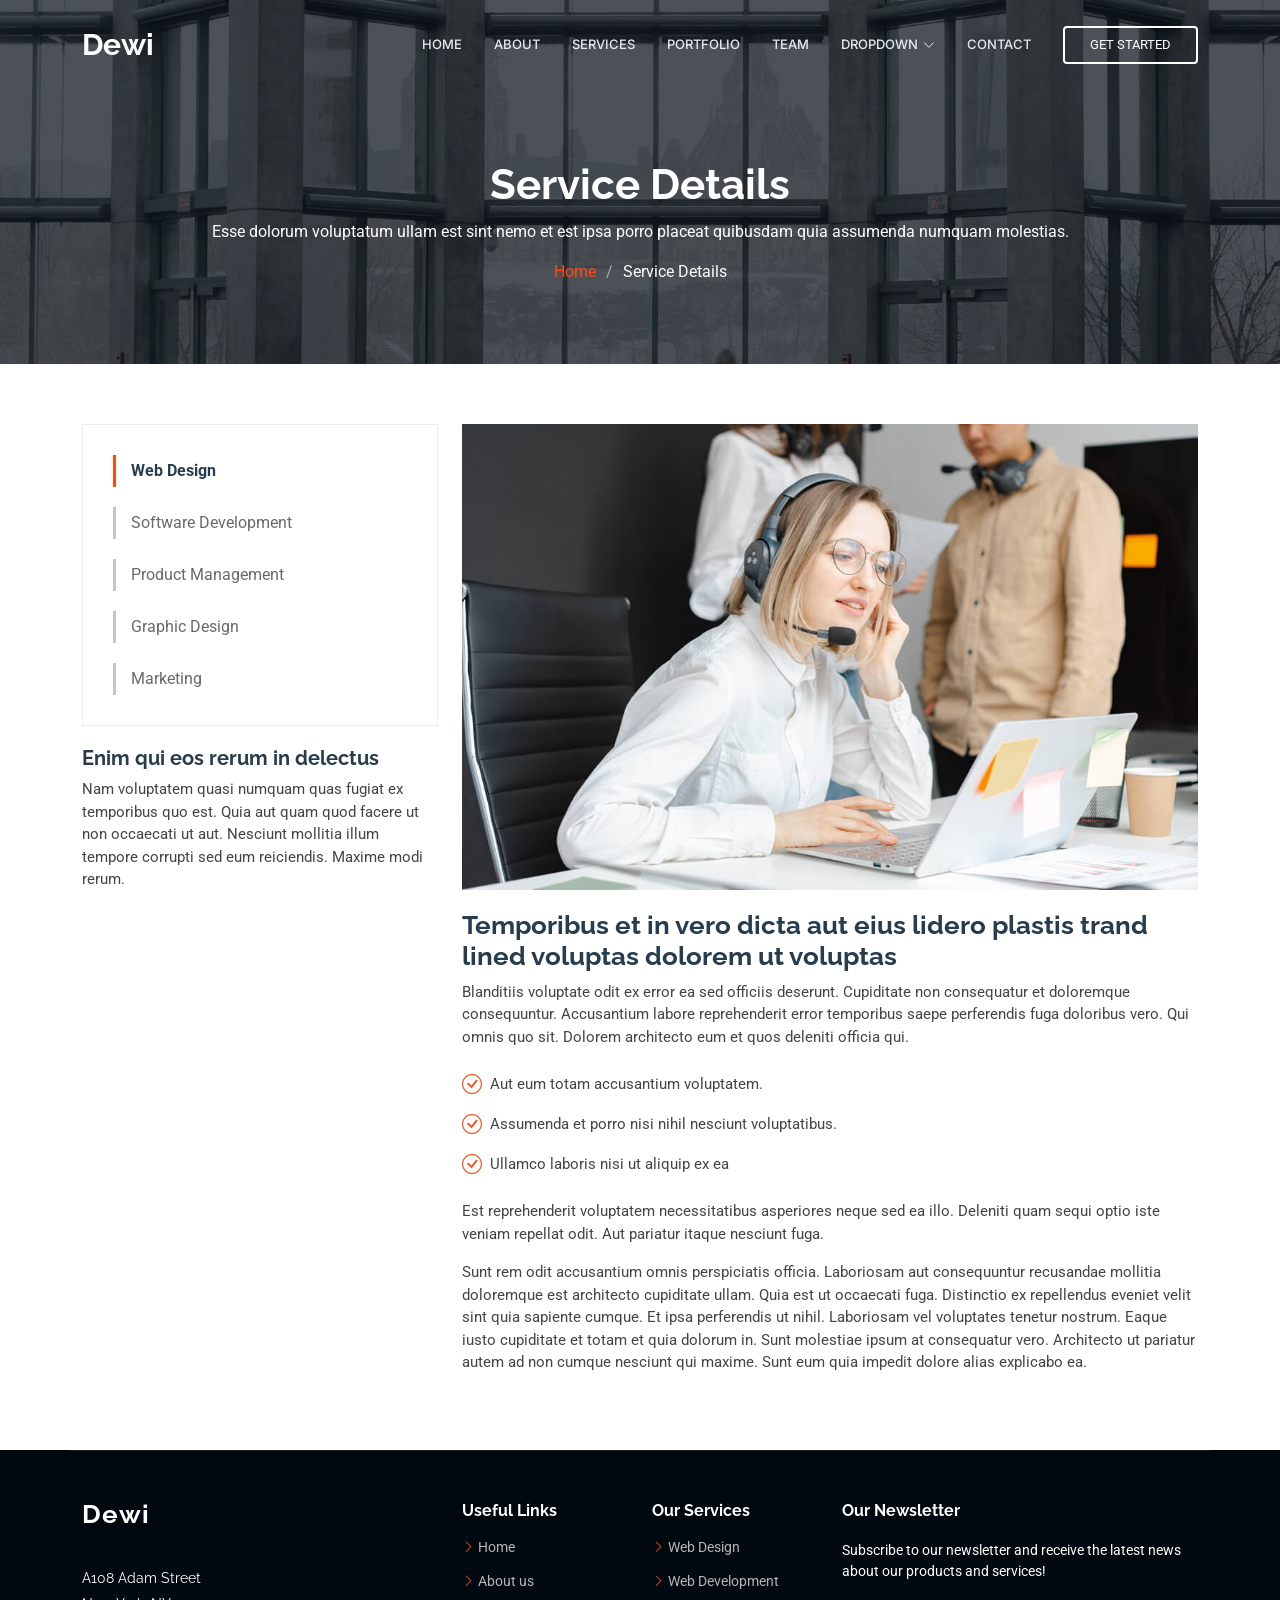
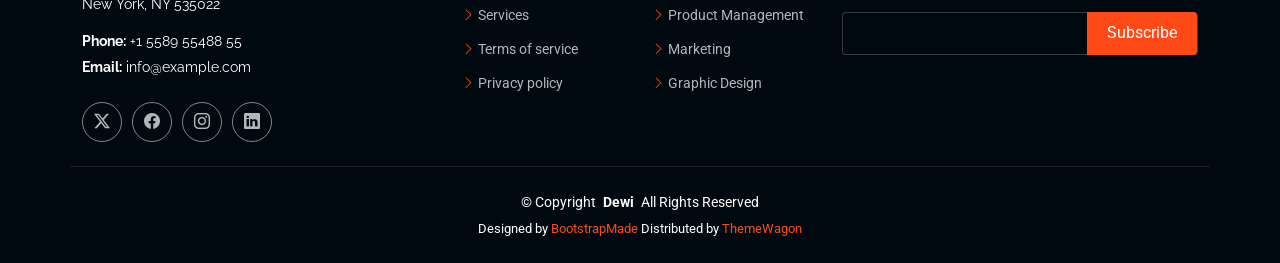
<file: hydraops/service-details.html>
<!DOCTYPE html>
<html lang="en">

<head>
  <meta charset="utf-8">
  <meta content="width=device-width, initial-scale=1.0" name="viewport">
  <title>Service Details - Dewi Bootstrap Template</title>
  <meta name="description" content="">
  <meta name="keywords" content="">

  <!-- Favicons -->
  <link href="assets/img/favicon.png" rel="icon">
  <link href="assets/img/apple-touch-icon.png" rel="apple-touch-icon">

  <!-- Fonts -->
  <link href="https://fonts.googleapis.com" rel="preconnect">
  <link href="https://fonts.gstatic.com" rel="preconnect" crossorigin>
  <link href="https://fonts.googleapis.com/css2?family=Roboto:ital,wght@0,100;0,300;0,400;0,500;0,700;0,900;1,100;1,300;1,400;1,500;1,700;1,900&family=Raleway:ital,wght@0,100;0,200;0,300;0,400;0,500;0,600;0,700;0,800;0,900;1,100;1,200;1,300;1,400;1,500;1,600;1,700;1,800;1,900&family=Inter:wght@100;200;300;400;500;600;700;800;900&display=swap" rel="stylesheet">

  <!-- Vendor CSS Files -->
  <link href="assets/vendor/bootstrap/css/bootstrap.min.css" rel="stylesheet">
  <link href="assets/vendor/bootstrap-icons/bootstrap-icons.css" rel="stylesheet">
  <link href="assets/vendor/aos/aos.css" rel="stylesheet">
  <link href="assets/vendor/glightbox/css/glightbox.min.css" rel="stylesheet">
  <link href="assets/vendor/swiper/swiper-bundle.min.css" rel="stylesheet">

  <!-- Main CSS File -->
  <link href="assets/css/main.css" rel="stylesheet">

  <!-- =======================================================
  * Template Name: Dewi
  * Template URL: https://bootstrapmade.com/dewi-free-multi-purpose-html-template/
  * Updated: Aug 07 2024 with Bootstrap v5.3.3
  * Author: BootstrapMade.com
  * License: https://bootstrapmade.com/license/
  ======================================================== -->
</head>

<body class="service-details-page">

  <header id="header" class="header d-flex align-items-center fixed-top">
    <div class="container-fluid container-xl position-relative d-flex align-items-center">

      <a href="index.html" class="logo d-flex align-items-center me-auto">
        <!-- Uncomment the line below if you also wish to use an image logo -->
        <!-- <img src="assets/img/logo.png" alt=""> -->
        <h1 class="sitename">Dewi</h1>
      </a>

      <nav id="navmenu" class="navmenu">
        <ul>
          <li><a href="#hero">Home</a></li>
          <li><a href="#about">About</a></li>
          <li><a href="#services">Services</a></li>
          <li><a href="#portfolio">Portfolio</a></li>
          <li><a href="#team">Team</a></li>
          <li class="dropdown"><a href="#"><span>Dropdown</span> <i class="bi bi-chevron-down toggle-dropdown"></i></a>
            <ul>
              <li><a href="#">Dropdown 1</a></li>
              <li class="dropdown"><a href="#"><span>Deep Dropdown</span> <i class="bi bi-chevron-down toggle-dropdown"></i></a>
                <ul>
                  <li><a href="#">Deep Dropdown 1</a></li>
                  <li><a href="#">Deep Dropdown 2</a></li>
                  <li><a href="#">Deep Dropdown 3</a></li>
                  <li><a href="#">Deep Dropdown 4</a></li>
                  <li><a href="#">Deep Dropdown 5</a></li>
                </ul>
              </li>
              <li><a href="#">Dropdown 2</a></li>
              <li><a href="#">Dropdown 3</a></li>
              <li><a href="#">Dropdown 4</a></li>
            </ul>
          </li>
          <li><a href="#contact">Contact</a></li>
        </ul>
        <i class="mobile-nav-toggle d-xl-none bi bi-list"></i>
      </nav>

      <a class="cta-btn" href="index.html#about">Get Started</a>

    </div>
  </header>

  <main class="main">

    <!-- Page Title -->
    <div class="page-title dark-background" data-aos="fade" style="background-image: url(assets/img/page-title-bg.webp);">
      <div class="container position-relative">
        <h1>Service Details</h1>
        <p>Esse dolorum voluptatum ullam est sint nemo et est ipsa porro placeat quibusdam quia assumenda numquam molestias.</p>
        <nav class="breadcrumbs">
          <ol>
            <li><a href="index.html">Home</a></li>
            <li class="current">Service Details</li>
          </ol>
        </nav>
      </div>
    </div><!-- End Page Title -->

    <!-- Service Details Section -->
    <section id="service-details" class="service-details section">

      <div class="container">

        <div class="row gy-4">

          <div class="col-lg-4" data-aos="fade-up" data-aos-delay="100">
            <div class="services-list">
              <a href="#" class="active">Web Design</a>
              <a href="#">Software Development</a>
              <a href="#">Product Management</a>
              <a href="#">Graphic Design</a>
              <a href="#">Marketing</a>
            </div>

            <h4>Enim qui eos rerum in delectus</h4>
            <p>Nam voluptatem quasi numquam quas fugiat ex temporibus quo est. Quia aut quam quod facere ut non occaecati ut aut. Nesciunt mollitia illum tempore corrupti sed eum reiciendis. Maxime modi rerum.</p>
          </div>

          <div class="col-lg-8" data-aos="fade-up" data-aos-delay="200">
            <img src="assets/img/services.jpg" alt="" class="img-fluid services-img">
            <h3>Temporibus et in vero dicta aut eius lidero plastis trand lined voluptas dolorem ut voluptas</h3>
            <p>
              Blanditiis voluptate odit ex error ea sed officiis deserunt. Cupiditate non consequatur et doloremque consequuntur. Accusantium labore reprehenderit error temporibus saepe perferendis fuga doloribus vero. Qui omnis quo sit. Dolorem architecto eum et quos deleniti officia qui.
            </p>
            <ul>
              <li><i class="bi bi-check-circle"></i> <span>Aut eum totam accusantium voluptatem.</span></li>
              <li><i class="bi bi-check-circle"></i> <span>Assumenda et porro nisi nihil nesciunt voluptatibus.</span></li>
              <li><i class="bi bi-check-circle"></i> <span>Ullamco laboris nisi ut aliquip ex ea</span></li>
            </ul>
            <p>
              Est reprehenderit voluptatem necessitatibus asperiores neque sed ea illo. Deleniti quam sequi optio iste veniam repellat odit. Aut pariatur itaque nesciunt fuga.
            </p>
            <p>
              Sunt rem odit accusantium omnis perspiciatis officia. Laboriosam aut consequuntur recusandae mollitia doloremque est architecto cupiditate ullam. Quia est ut occaecati fuga. Distinctio ex repellendus eveniet velit sint quia sapiente cumque. Et ipsa perferendis ut nihil. Laboriosam vel voluptates tenetur nostrum. Eaque iusto cupiditate et totam et quia dolorum in. Sunt molestiae ipsum at consequatur vero. Architecto ut pariatur autem ad non cumque nesciunt qui maxime. Sunt eum quia impedit dolore alias explicabo ea.
            </p>
          </div>

        </div>

      </div>

    </section><!-- /Service Details Section -->

  </main>

  <footer id="footer" class="footer dark-background">

    <div class="container footer-top">
      <div class="row gy-4">
        <div class="col-lg-4 col-md-6 footer-about">
          <a href="index.html" class="logo d-flex align-items-center">
            <span class="sitename">Dewi</span>
          </a>
          <div class="footer-contact pt-3">
            <p>A108 Adam Street</p>
            <p>New York, NY 535022</p>
            <p class="mt-3"><strong>Phone:</strong> <span>+1 5589 55488 55</span></p>
            <p><strong>Email:</strong> <span>info@example.com</span></p>
          </div>
          <div class="social-links d-flex mt-4">
            <a href=""><i class="bi bi-twitter-x"></i></a>
            <a href=""><i class="bi bi-facebook"></i></a>
            <a href=""><i class="bi bi-instagram"></i></a>
            <a href=""><i class="bi bi-linkedin"></i></a>
          </div>
        </div>

        <div class="col-lg-2 col-md-3 footer-links">
          <h4>Useful Links</h4>
          <ul>
            <li><i class="bi bi-chevron-right"></i> <a href="#">Home</a></li>
            <li><i class="bi bi-chevron-right"></i> <a href="#">About us</a></li>
            <li><i class="bi bi-chevron-right"></i> <a href="#">Services</a></li>
            <li><i class="bi bi-chevron-right"></i> <a href="#">Terms of service</a></li>
            <li><i class="bi bi-chevron-right"></i> <a href="#">Privacy policy</a></li>
          </ul>
        </div>

        <div class="col-lg-2 col-md-3 footer-links">
          <h4>Our Services</h4>
          <ul>
            <li><i class="bi bi-chevron-right"></i> <a href="#">Web Design</a></li>
            <li><i class="bi bi-chevron-right"></i> <a href="#">Web Development</a></li>
            <li><i class="bi bi-chevron-right"></i> <a href="#">Product Management</a></li>
            <li><i class="bi bi-chevron-right"></i> <a href="#">Marketing</a></li>
            <li><i class="bi bi-chevron-right"></i> <a href="#">Graphic Design</a></li>
          </ul>
        </div>

        <div class="col-lg-4 col-md-12 footer-newsletter">
          <h4>Our Newsletter</h4>
          <p>Subscribe to our newsletter and receive the latest news about our products and services!</p>
          <form action="forms/newsletter.php" method="post" class="php-email-form">
            <div class="newsletter-form"><input type="email" name="email"><input type="submit" value="Subscribe"></div>
            <div class="loading">Loading</div>
            <div class="error-message"></div>
            <div class="sent-message">Your subscription request has been sent. Thank you!</div>
          </form>
        </div>

      </div>
    </div>

    <div class="container copyright text-center mt-4">
      <p>© <span>Copyright</span> <strong class="px-1 sitename">Dewi</strong> <span>All Rights Reserved</span></p>
      <div class="credits">
        <!-- All the links in the footer should remain intact. -->
        <!-- You can delete the links only if you've purchased the pro version. -->
        <!-- Licensing information: https://bootstrapmade.com/license/ -->
        <!-- Purchase the pro version with working PHP/AJAX contact form: [buy-url] -->
        Designed by <a href="https://bootstrapmade.com/">BootstrapMade</a> Distributed by <a href=“https://themewagon.com>ThemeWagon
      </div>
    </div>

  </footer>

  <!-- Scroll Top -->
  <a href="#" id="scroll-top" class="scroll-top d-flex align-items-center justify-content-center"><i class="bi bi-arrow-up-short"></i></a>

  <!-- Preloader -->
  <div id="preloader"></div>

  <!-- Vendor JS Files -->
  <script src="assets/vendor/bootstrap/js/bootstrap.bundle.min.js"></script>
  <script src="assets/vendor/php-email-form/validate.js"></script>
  <script src="assets/vendor/aos/aos.js"></script>
  <script src="assets/vendor/glightbox/js/glightbox.min.js"></script>
  <script src="assets/vendor/purecounter/purecounter_vanilla.js"></script>
  <script src="assets/vendor/swiper/swiper-bundle.min.js"></script>
  <script src="assets/vendor/imagesloaded/imagesloaded.pkgd.min.js"></script>
  <script src="assets/vendor/isotope-layout/isotope.pkgd.min.js"></script>

  <!-- Main JS File -->
  <script src="assets/js/main.js"></script>

</body>

</html>
</file>
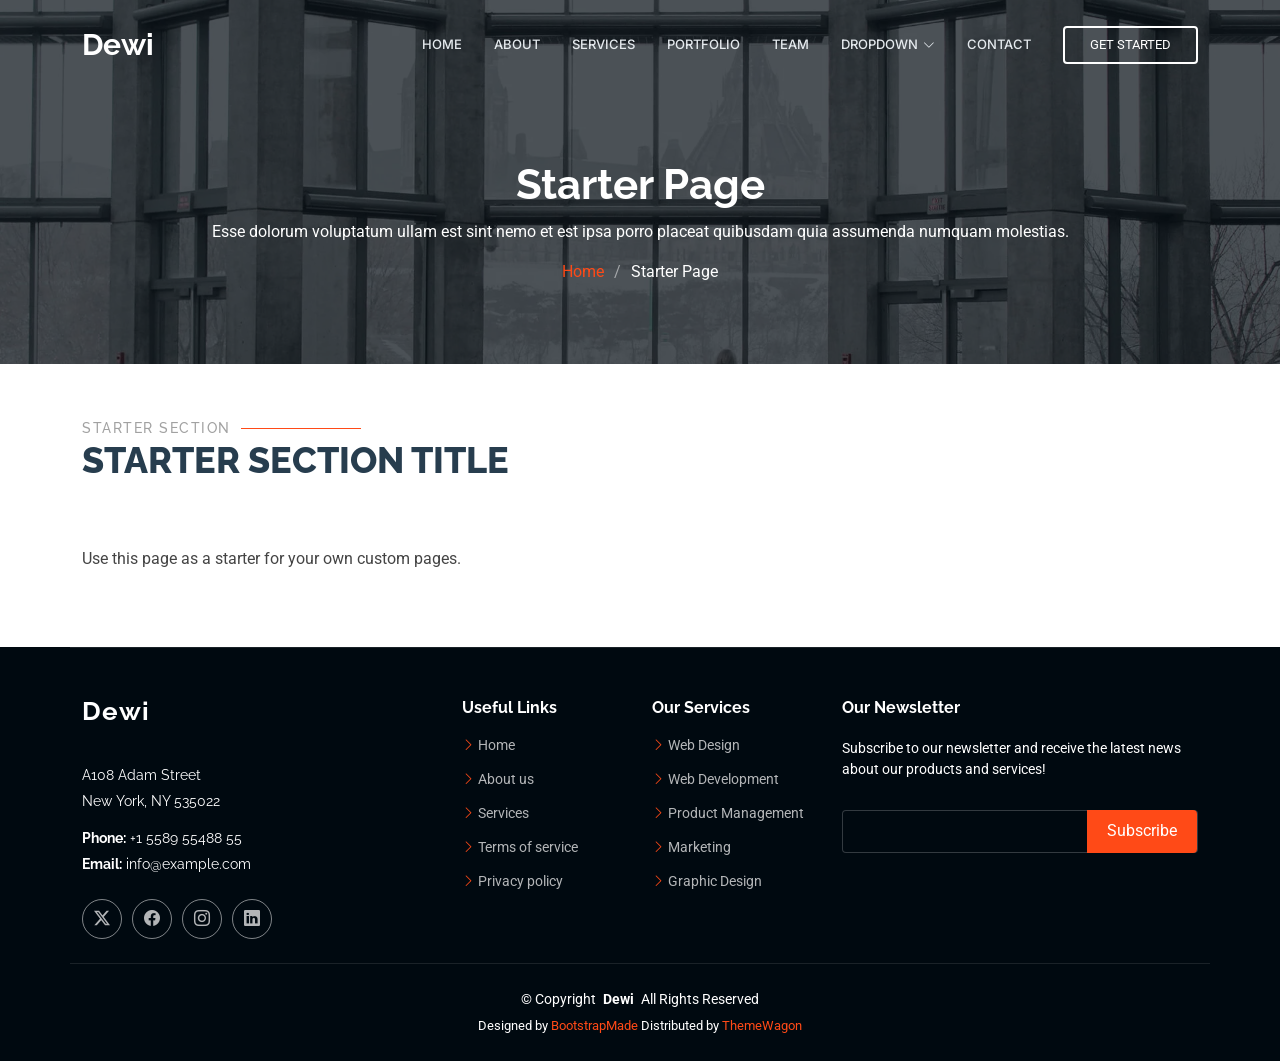
<file: hydraops/starter-page.html>
<!DOCTYPE html>
<html lang="en">

<head>
  <meta charset="utf-8">
  <meta content="width=device-width, initial-scale=1.0" name="viewport">
  <title>Starter Page - Dewi Bootstrap Template</title>
  <meta name="description" content="">
  <meta name="keywords" content="">

  <!-- Favicons -->
  <link href="assets/img/favicon.png" rel="icon">
  <link href="assets/img/apple-touch-icon.png" rel="apple-touch-icon">

  <!-- Fonts -->
  <link href="https://fonts.googleapis.com" rel="preconnect">
  <link href="https://fonts.gstatic.com" rel="preconnect" crossorigin>
  <link href="https://fonts.googleapis.com/css2?family=Roboto:ital,wght@0,100;0,300;0,400;0,500;0,700;0,900;1,100;1,300;1,400;1,500;1,700;1,900&family=Raleway:ital,wght@0,100;0,200;0,300;0,400;0,500;0,600;0,700;0,800;0,900;1,100;1,200;1,300;1,400;1,500;1,600;1,700;1,800;1,900&family=Inter:wght@100;200;300;400;500;600;700;800;900&display=swap" rel="stylesheet">

  <!-- Vendor CSS Files -->
  <link href="assets/vendor/bootstrap/css/bootstrap.min.css" rel="stylesheet">
  <link href="assets/vendor/bootstrap-icons/bootstrap-icons.css" rel="stylesheet">
  <link href="assets/vendor/aos/aos.css" rel="stylesheet">
  <link href="assets/vendor/glightbox/css/glightbox.min.css" rel="stylesheet">
  <link href="assets/vendor/swiper/swiper-bundle.min.css" rel="stylesheet">

  <!-- Main CSS File -->
  <link href="assets/css/main.css" rel="stylesheet">

  <!-- =======================================================
  * Template Name: Dewi
  * Template URL: https://bootstrapmade.com/dewi-free-multi-purpose-html-template/
  * Updated: Aug 07 2024 with Bootstrap v5.3.3
  * Author: BootstrapMade.com
  * License: https://bootstrapmade.com/license/
  ======================================================== -->
</head>

<body class="starter-page-page">

  <header id="header" class="header d-flex align-items-center fixed-top">
    <div class="container-fluid container-xl position-relative d-flex align-items-center">

      <a href="index.html" class="logo d-flex align-items-center me-auto">
        <!-- Uncomment the line below if you also wish to use an image logo -->
        <!-- <img src="assets/img/logo.png" alt=""> -->
        <h1 class="sitename">Dewi</h1>
      </a>

      <nav id="navmenu" class="navmenu">
        <ul>
          <li><a href="#hero">Home</a></li>
          <li><a href="#about">About</a></li>
          <li><a href="#services">Services</a></li>
          <li><a href="#portfolio">Portfolio</a></li>
          <li><a href="#team">Team</a></li>
          <li class="dropdown"><a href="#"><span>Dropdown</span> <i class="bi bi-chevron-down toggle-dropdown"></i></a>
            <ul>
              <li><a href="#">Dropdown 1</a></li>
              <li class="dropdown"><a href="#"><span>Deep Dropdown</span> <i class="bi bi-chevron-down toggle-dropdown"></i></a>
                <ul>
                  <li><a href="#">Deep Dropdown 1</a></li>
                  <li><a href="#">Deep Dropdown 2</a></li>
                  <li><a href="#">Deep Dropdown 3</a></li>
                  <li><a href="#">Deep Dropdown 4</a></li>
                  <li><a href="#">Deep Dropdown 5</a></li>
                </ul>
              </li>
              <li><a href="#">Dropdown 2</a></li>
              <li><a href="#">Dropdown 3</a></li>
              <li><a href="#">Dropdown 4</a></li>
            </ul>
          </li>
          <li><a href="#contact">Contact</a></li>
        </ul>
        <i class="mobile-nav-toggle d-xl-none bi bi-list"></i>
      </nav>

      <a class="cta-btn" href="index.html#about">Get Started</a>

    </div>
  </header>

  <main class="main">

    <!-- Page Title -->
    <div class="page-title dark-background" data-aos="fade" style="background-image: url(assets/img/page-title-bg.webp);">
      <div class="container position-relative">
        <h1>Starter Page</h1>
        <p>Esse dolorum voluptatum ullam est sint nemo et est ipsa porro placeat quibusdam quia assumenda numquam molestias.</p>
        <nav class="breadcrumbs">
          <ol>
            <li><a href="index.html">Home</a></li>
            <li class="current">Starter Page</li>
          </ol>
        </nav>
      </div>
    </div><!-- End Page Title -->

    <!-- Starter Section Section -->
    <section id="starter-section" class="starter-section section">

      <!-- Section Title -->
      <div class="container section-title" data-aos="fade-up">
        <h2>Starter Section</h2>
        <p>Starter Section Title<br></p>
      </div><!-- End Section Title -->

      <div class="container" data-aos="fade-up">
        <p>Use this page as a starter for your own custom pages.</p>
      </div>

    </section><!-- /Starter Section Section -->

  </main>

  <footer id="footer" class="footer dark-background">

    <div class="container footer-top">
      <div class="row gy-4">
        <div class="col-lg-4 col-md-6 footer-about">
          <a href="index.html" class="logo d-flex align-items-center">
            <span class="sitename">Dewi</span>
          </a>
          <div class="footer-contact pt-3">
            <p>A108 Adam Street</p>
            <p>New York, NY 535022</p>
            <p class="mt-3"><strong>Phone:</strong> <span>+1 5589 55488 55</span></p>
            <p><strong>Email:</strong> <span>info@example.com</span></p>
          </div>
          <div class="social-links d-flex mt-4">
            <a href=""><i class="bi bi-twitter-x"></i></a>
            <a href=""><i class="bi bi-facebook"></i></a>
            <a href=""><i class="bi bi-instagram"></i></a>
            <a href=""><i class="bi bi-linkedin"></i></a>
          </div>
        </div>

        <div class="col-lg-2 col-md-3 footer-links">
          <h4>Useful Links</h4>
          <ul>
            <li><i class="bi bi-chevron-right"></i> <a href="#">Home</a></li>
            <li><i class="bi bi-chevron-right"></i> <a href="#">About us</a></li>
            <li><i class="bi bi-chevron-right"></i> <a href="#">Services</a></li>
            <li><i class="bi bi-chevron-right"></i> <a href="#">Terms of service</a></li>
            <li><i class="bi bi-chevron-right"></i> <a href="#">Privacy policy</a></li>
          </ul>
        </div>

        <div class="col-lg-2 col-md-3 footer-links">
          <h4>Our Services</h4>
          <ul>
            <li><i class="bi bi-chevron-right"></i> <a href="#">Web Design</a></li>
            <li><i class="bi bi-chevron-right"></i> <a href="#">Web Development</a></li>
            <li><i class="bi bi-chevron-right"></i> <a href="#">Product Management</a></li>
            <li><i class="bi bi-chevron-right"></i> <a href="#">Marketing</a></li>
            <li><i class="bi bi-chevron-right"></i> <a href="#">Graphic Design</a></li>
          </ul>
        </div>

        <div class="col-lg-4 col-md-12 footer-newsletter">
          <h4>Our Newsletter</h4>
          <p>Subscribe to our newsletter and receive the latest news about our products and services!</p>
          <form action="forms/newsletter.php" method="post" class="php-email-form">
            <div class="newsletter-form"><input type="email" name="email"><input type="submit" value="Subscribe"></div>
            <div class="loading">Loading</div>
            <div class="error-message"></div>
            <div class="sent-message">Your subscription request has been sent. Thank you!</div>
          </form>
        </div>

      </div>
    </div>

    <div class="container copyright text-center mt-4">
      <p>© <span>Copyright</span> <strong class="px-1 sitename">Dewi</strong> <span>All Rights Reserved</span></p>
      <div class="credits">
        <!-- All the links in the footer should remain intact. -->
        <!-- You can delete the links only if you've purchased the pro version. -->
        <!-- Licensing information: https://bootstrapmade.com/license/ -->
        <!-- Purchase the pro version with working PHP/AJAX contact form: [buy-url] -->
        Designed by <a href="https://bootstrapmade.com/">BootstrapMade</a> Distributed by <a href=“https://themewagon.com>ThemeWagon
      </div>
    </div>

  </footer>

  <!-- Scroll Top -->
  <a href="#" id="scroll-top" class="scroll-top d-flex align-items-center justify-content-center"><i class="bi bi-arrow-up-short"></i></a>

  <!-- Preloader -->
  <div id="preloader"></div>

  <!-- Vendor JS Files -->
  <script src="assets/vendor/bootstrap/js/bootstrap.bundle.min.js"></script>
  <script src="assets/vendor/php-email-form/validate.js"></script>
  <script src="assets/vendor/aos/aos.js"></script>
  <script src="assets/vendor/glightbox/js/glightbox.min.js"></script>
  <script src="assets/vendor/purecounter/purecounter_vanilla.js"></script>
  <script src="assets/vendor/swiper/swiper-bundle.min.js"></script>
  <script src="assets/vendor/imagesloaded/imagesloaded.pkgd.min.js"></script>
  <script src="assets/vendor/isotope-layout/isotope.pkgd.min.js"></script>

  <!-- Main JS File -->
  <script src="assets/js/main.js"></script>

</body>

</html>
</file>
<file: hydraops/assets/css/main.css>
/**
* Template Name: Dewi
* Template URL: https://bootstrapmade.com/dewi-free-multi-purpose-html-template/
* Updated: Aug 07 2024 with Bootstrap v5.3.3
* Author: BootstrapMade.com
* License: https://bootstrapmade.com/license/
*/

/*--------------------------------------------------------------
# Font & Color Variables
# Help: https://bootstrapmade.com/color-system/
--------------------------------------------------------------*/
/* Fonts */
:root {
  --default-font: "Roboto",  system-ui, -apple-system, "Segoe UI", Roboto, "Helvetica Neue", Arial, "Noto Sans", "Liberation Sans", sans-serif, "Apple Color Emoji", "Segoe UI Emoji", "Segoe UI Symbol", "Noto Color Emoji";
  --heading-font: "Raleway",  sans-serif;
  --nav-font: "Inter",  sans-serif;
}

/* Global Colors - The following color variables are used throughout the website. Updating them here will change the color scheme of the entire website */
:root { 
  --background-color: #ffffff; /* Background color for the entire website, including individual sections */
  --default-color: #444444; /* Default color used for the majority of the text content across the entire website */
  --heading-color: #273d4e; /* Color for headings, subheadings and title throughout the website */
  --accent-color: #ff4a17; /* Accent color that represents your brand on the website. It's used for buttons, links, and other elements that need to stand out */
  --surface-color: #ffffff; /* The surface color is used as a background of boxed elements within sections, such as cards, icon boxes, or other elements that require a visual separation from the global background. */
  --contrast-color: #ffffff; /* Contrast color for text, ensuring readability against backgrounds of accent, heading, or default colors. */
}

/* Nav Menu Colors - The following color variables are used specifically for the navigation menu. They are separate from the global colors to allow for more customization options */
:root {
  --nav-color: #e5eaee;  /* The default color of the main navmenu links */
  --nav-hover-color: #ff4a17; /* Applied to main navmenu links when they are hovered over or active */
  --nav-mobile-background-color: #ffffff; /* Used as the background color for mobile navigation menu */
  --nav-dropdown-background-color: #ffffff; /* Used as the background color for dropdown items that appear when hovering over primary navigation items */
  --nav-dropdown-color: #444444; /* Used for navigation links of the dropdown items in the navigation menu. */
  --nav-dropdown-hover-color: #ff4a17; /* Similar to --nav-hover-color, this color is applied to dropdown navigation links when they are hovered over. */
}

/* Color Presets - These classes override global colors when applied to any section or element, providing reuse of the sam color scheme. */

.light-background {
  --background-color: #f1f4fa;
  --surface-color: #ffffff;
}

.dark-background {
  --background-color: #000910;
  --default-color: #ffffff;
  --heading-color: #ffffff;
  --surface-color: #28323a;
  --contrast-color: #ffffff;
}

/* Smooth scroll */
:root {
  scroll-behavior: smooth;
}

/*--------------------------------------------------------------
# General Styling & Shared Classes
--------------------------------------------------------------*/
body {
  color: var(--default-color);
  background-color: var(--background-color);
  font-family: var(--default-font);
}

a {
  color: var(--accent-color);
  text-decoration: none;
  transition: 0.3s;
}

a:hover {
  color: color-mix(in srgb, var(--accent-color), transparent 25%);
  text-decoration: none;
}

h1,
h2,
h3,
h4,
h5,
h6 {
  color: var(--heading-color);
  font-family: var(--heading-font);
}

/* PHP Email Form Messages
------------------------------*/
.php-email-form .error-message {
  display: none;
  background: #df1529;
  color: #ffffff;
  text-align: left;
  padding: 15px;
  margin-bottom: 24px;
  font-weight: 600;
}

.php-email-form .sent-message {
  display: none;
  color: #ffffff;
  background: #059652;
  text-align: center;
  padding: 15px;
  margin-bottom: 24px;
  font-weight: 600;
}

.php-email-form .loading {
  display: none;
  background: var(--surface-color);
  text-align: center;
  padding: 15px;
  margin-bottom: 24px;
}

.php-email-form .loading:before {
  content: "";
  display: inline-block;
  border-radius: 50%;
  width: 24px;
  height: 24px;
  margin: 0 10px -6px 0;
  border: 3px solid var(--accent-color);
  border-top-color: var(--surface-color);
  animation: php-email-form-loading 1s linear infinite;
}

@keyframes php-email-form-loading {
  0% {
    transform: rotate(0deg);
  }

  100% {
    transform: rotate(360deg);
  }
}

/* Pulsating Play Button
------------------------------*/
.pulsating-play-btn {
  width: 94px;
  height: 94px;
  background: radial-gradient(var(--accent-color) 50%, color-mix(in srgb, var(--accent-color), transparent 75%) 52%);
  border-radius: 50%;
  display: block;
  position: relative;
  overflow: hidden;
}

.pulsating-play-btn:before {
  content: "";
  position: absolute;
  width: 120px;
  height: 120px;
  animation-delay: 0s;
  animation: pulsate-play-btn 2s;
  animation-direction: forwards;
  animation-iteration-count: infinite;
  animation-timing-function: steps;
  opacity: 1;
  border-radius: 50%;
  border: 5px solid color-mix(in srgb, var(--accent-color), transparent 30%);
  top: -15%;
  left: -15%;
  background: rgba(198, 16, 0, 0);
}

.pulsating-play-btn:after {
  content: "";
  position: absolute;
  left: 50%;
  top: 50%;
  transform: translateX(-40%) translateY(-50%);
  width: 0;
  height: 0;
  border-top: 10px solid transparent;
  border-bottom: 10px solid transparent;
  border-left: 15px solid #fff;
  z-index: 100;
  transition: all 400ms cubic-bezier(0.55, 0.055, 0.675, 0.19);
}

.pulsating-play-btn:hover:before {
  content: "";
  position: absolute;
  left: 50%;
  top: 50%;
  transform: translateX(-40%) translateY(-50%);
  width: 0;
  height: 0;
  border: none;
  border-top: 10px solid transparent;
  border-bottom: 10px solid transparent;
  border-left: 15px solid #fff;
  z-index: 200;
  animation: none;
  border-radius: 0;
}

.pulsating-play-btn:hover:after {
  border-left: 15px solid var(--accent-color);
  transform: scale(20);
}

@keyframes pulsate-play-btn {
  0% {
    transform: scale(0.6, 0.6);
    opacity: 1;
  }

  100% {
    transform: scale(1, 1);
    opacity: 0;
  }
}

/*--------------------------------------------------------------
# Global Header
--------------------------------------------------------------*/
.header {
  --background-color: rgba(0, 0, 0, 0);
  --default-color: #ffffff;
  --heading-color: #ffffff;
  color: var(--default-color);
  background-color: var(--background-color);
  padding: 20px 0;
  transition: all 0.5s;
  z-index: 997;
}

.header .logo {
  line-height: 1;
}

.header .logo img {
  max-height: 36px;
  margin-right: 8px;
}

.header .logo h1 {
  font-size: 30px;
  margin: 0;
  font-weight: 700;
  color: var(--heading-color);
}

.header .cta-btn,
.header .cta-btn:focus {
  color: var(--contrast-color);
  font-size: 13px;
  padding: 7px 25px;
  margin: 0 0 0 30px;
  border-radius: 4px;
  transition: 0.3s;
  text-transform: uppercase;
  border: 2px solid var(--contrast-color);
}

.header .cta-btn:hover,
.header .cta-btn:focus:hover {
  color: var(--contrast-color);
  background: var(--accent-color);
  border-color: var(--accent-color);
}

@media (max-width: 1200px) {
  .header .logo {
    order: 1;
  }

  .header .cta-btn {
    order: 2;
    margin: 0 15px 0 0;
    padding: 6px 15px;
  }

  .header .navmenu {
    order: 3;
  }
}

.scrolled .header {
  box-shadow: 0px 0 18px rgba(0, 0, 0, 0.1);
}

/* Global Header on Scroll
------------------------------*/
.scrolled .header {
  --background-color: rgba(21, 34, 43, 0.85);
}

/*--------------------------------------------------------------
# Navigation Menu
--------------------------------------------------------------*/
/* Desktop Navigation */
@media (min-width: 1200px) {
  .navmenu {
    padding: 0;
  }

  .navmenu ul {
    margin: 0;
    padding: 0;
    display: flex;
    list-style: none;
    align-items: center;
  }

  .navmenu li {
    position: relative;
  }

  .navmenu>ul>li {
    white-space: nowrap;
    padding: 15px 14px;
  }

  .navmenu>ul>li:last-child {
    padding-right: 0;
  }

  .navmenu a,
  .navmenu a:focus {
    color: var(--nav-color);
    font-size: 13px;
    padding: 0 2px;
    font-family: var(--nav-font);
    font-weight: 500;
    display: flex;
    align-items: center;
    justify-content: space-between;
    white-space: nowrap;
    transition: 0.3s;
    position: relative;
    text-transform: uppercase;
  }

  .navmenu a i,
  .navmenu a:focus i {
    font-size: 12px;
    line-height: 0;
    margin-left: 5px;
    transition: 0.3s;
  }

  .navmenu>ul>li>a:before {
    content: "";
    position: absolute;
    height: 2px;
    bottom: -6px;
    left: 0;
    background-color: var(--nav-hover-color);
    visibility: hidden;
    width: 0px;
    transition: all 0.3s ease-in-out 0s;
  }

  .navmenu a:hover:before,
  .navmenu li:hover>a:before,
  .navmenu .active:before {
    visibility: visible;
    width: 100%;
  }

  .navmenu li:hover>a,
  .navmenu .active,
  .navmenu .active:focus {
    color: color-mix(in srgb, var(--nav-color) 90%, white 15%);
  }

  .navmenu .dropdown ul {
    margin: 0;
    padding: 10px 0;
    background: var(--nav-dropdown-background-color);
    display: block;
    position: absolute;
    visibility: hidden;
    left: 14px;
    top: 130%;
    opacity: 0;
    transition: 0.3s;
    border-radius: 4px;
    z-index: 99;
    box-shadow: 0px 0px 30px rgba(0, 0, 0, 0.1);
  }

  .navmenu .dropdown ul li {
    min-width: 200px;
  }

  .navmenu .dropdown ul a {
    padding: 10px 20px;
    font-size: 15px;
    text-transform: none;
    color: var(--nav-dropdown-color);
  }

  .navmenu .dropdown ul a i {
    font-size: 12px;
  }

  .navmenu .dropdown ul a:hover,
  .navmenu .dropdown ul .active:hover,
  .navmenu .dropdown ul li:hover>a {
    color: var(--nav-dropdown-hover-color);
  }

  .navmenu .dropdown:hover>ul {
    opacity: 1;
    top: 100%;
    visibility: visible;
  }

  .navmenu .dropdown .dropdown ul {
    top: 0;
    left: -90%;
    visibility: hidden;
  }

  .navmenu .dropdown .dropdown:hover>ul {
    opacity: 1;
    top: 0;
    left: -100%;
    visibility: visible;
  }
}

/* Mobile Navigation */
@media (max-width: 1199px) {
  .mobile-nav-toggle {
    color: var(--nav-color);
    font-size: 28px;
    line-height: 0;
    margin-right: 10px;
    cursor: pointer;
    transition: color 0.3s;
  }

  .navmenu {
    padding: 0;
    z-index: 9997;
  }

  .navmenu ul {
    display: none;
    list-style: none;
    position: absolute;
    inset: 60px 20px 20px 20px;
    padding: 10px 0;
    margin: 0;
    border-radius: 6px;
    background-color: var(--nav-mobile-background-color);
    border: 1px solid color-mix(in srgb, var(--default-color), transparent 90%);
    box-shadow: none;
    overflow-y: auto;
    transition: 0.3s;
    z-index: 9998;
  }

  .navmenu a,
  .navmenu a:focus {
    color: var(--nav-dropdown-color);
    padding: 10px 20px;
    font-family: var(--nav-font);
    font-size: 17px;
    font-weight: 500;
    display: flex;
    align-items: center;
    justify-content: space-between;
    white-space: nowrap;
    transition: 0.3s;
  }

  .navmenu a i,
  .navmenu a:focus i {
    font-size: 12px;
    line-height: 0;
    margin-left: 5px;
    width: 30px;
    height: 30px;
    display: flex;
    align-items: center;
    justify-content: center;
    border-radius: 50%;
    transition: 0.3s;
    background-color: color-mix(in srgb, var(--accent-color), transparent 90%);
  }

  .navmenu a i:hover,
  .navmenu a:focus i:hover {
    background-color: var(--accent-color);
    color: var(--contrast-color);
  }

  .navmenu a:hover,
  .navmenu .active,
  .navmenu .active:focus {
    color: var(--nav-dropdown-hover-color);
  }

  .navmenu .active i,
  .navmenu .active:focus i {
    background-color: var(--accent-color);
    color: var(--contrast-color);
    transform: rotate(180deg);
  }

  .navmenu .dropdown ul {
    position: static;
    display: none;
    z-index: 99;
    padding: 10px 0;
    margin: 10px 20px;
    background-color: var(--nav-dropdown-background-color);
    transition: all 0.5s ease-in-out;
  }

  .navmenu .dropdown ul ul {
    background-color: rgba(33, 37, 41, 0.1);
  }

  .navmenu .dropdown>.dropdown-active {
    display: block;
    background-color: rgba(33, 37, 41, 0.03);
  }

  .mobile-nav-active {
    overflow: hidden;
  }

  .mobile-nav-active .mobile-nav-toggle {
    color: #fff;
    position: absolute;
    font-size: 32px;
    top: 15px;
    right: 15px;
    margin-right: 0;
    z-index: 9999;
  }

  .mobile-nav-active .navmenu {
    position: fixed;
    overflow: hidden;
    inset: 0;
    background: rgba(33, 37, 41, 0.8);
    transition: 0.3s;
  }

  .mobile-nav-active .navmenu>ul {
    display: block;
  }
}

/*--------------------------------------------------------------
# Global Footer
--------------------------------------------------------------*/
.footer {
  color: var(--default-color);
  background-color: var(--background-color);
  font-size: 14px;
  position: relative;
}

.footer .footer-top {
  padding-top: 50px;
  border-top: 1px solid color-mix(in srgb, var(--default-color), transparent 90%);
}

.footer .footer-about .logo {
  line-height: 1;
  margin-bottom: 25px;
}

.footer .footer-about .logo img {
  max-height: 40px;
  margin-right: 6px;
}

.footer .footer-about .logo span {
  font-size: 26px;
  font-weight: 700;
  letter-spacing: 1px;
  font-family: var(--heading-font);
  color: var(--heading-color);
}

.footer .footer-about p {
  font-size: 14px;
  font-family: var(--heading-font);
}

.footer .social-links a {
  display: flex;
  align-items: center;
  justify-content: center;
  width: 40px;
  height: 40px;
  border-radius: 50%;
  border: 1px solid color-mix(in srgb, var(--default-color), transparent 50%);
  font-size: 16px;
  color: color-mix(in srgb, var(--default-color), transparent 30%);
  margin-right: 10px;
  transition: 0.3s;
}

.footer .social-links a:hover {
  color: var(--accent-color);
  border-color: var(--accent-color);
}

.footer h4 {
  font-size: 16px;
  font-weight: bold;
  position: relative;
  padding-bottom: 12px;
}

.footer .footer-links {
  margin-bottom: 30px;
}

.footer .footer-links ul {
  list-style: none;
  padding: 0;
  margin: 0;
}

.footer .footer-links ul i {
  padding-right: 3px;
  font-size: 13px;
  line-height: 0;
  color: var(--accent-color);
}

.footer .footer-links ul li {
  padding: 10px 0;
  display: flex;
  align-items: center;
}

.footer .footer-links ul li:first-child {
  padding-top: 0;
}

.footer .footer-links ul a {
  color: color-mix(in srgb, var(--default-color), transparent 30%);
  display: inline-block;
  line-height: 1;
}

.footer .footer-links ul a:hover {
  color: var(--accent-color);
}

.footer .footer-contact p {
  margin-bottom: 5px;
}

.footer .footer-newsletter .newsletter-form {
  margin-top: 30px;
  margin-bottom: 15px;
  padding: 6px 8px;
  position: relative;
  border-radius: 4px;
  border: 1px solid color-mix(in srgb, var(--default-color), transparent 80%);
  display: flex;
  background-color: var(--background-color);
  transition: 0.3s;
}

.footer .footer-newsletter .newsletter-form:focus-within {
  border-color: var(--accent-color);
}

.footer .footer-newsletter .newsletter-form input[type=email] {
  border: 0;
  padding: 4px;
  width: 100%;
  background-color: var(--background-color);
  color: var(--default-color);
}

.footer .footer-newsletter .newsletter-form input[type=email]:focus-visible {
  outline: none;
}

.footer .footer-newsletter .newsletter-form input[type=submit] {
  border: 0;
  font-size: 16px;
  padding: 0 20px;
  margin: -7px -8px -7px 0;
  background: var(--accent-color);
  color: var(--contrast-color);
  transition: 0.3s;
  border-radius: 0 4px 4px 0;
}

.footer .footer-newsletter .newsletter-form input[type=submit]:hover {
  background: color-mix(in srgb, var(--accent-color), transparent 20%);
}

.footer .copyright {
  padding: 25px 0;
  border-top: 1px solid color-mix(in srgb, var(--default-color), transparent 90%);
}

.footer .copyright p {
  margin-bottom: 0;
}

.footer .credits {
  margin-top: 6px;
  font-size: 13px;
}

/*--------------------------------------------------------------
# Preloader
--------------------------------------------------------------*/
#preloader {
  position: fixed;
  inset: 0;
  z-index: 999999;
  overflow: hidden;
  background: var(--background-color);
  transition: all 0.6s ease-out;
}

#preloader:before {
  content: "";
  position: fixed;
  top: calc(50% - 30px);
  left: calc(50% - 30px);
  border: 6px solid #ffffff;
  border-color: var(--accent-color) transparent var(--accent-color) transparent;
  border-radius: 50%;
  width: 60px;
  height: 60px;
  animation: animate-preloader 1.5s linear infinite;
}

@keyframes animate-preloader {
  0% {
    transform: rotate(0deg);
  }

  100% {
    transform: rotate(360deg);
  }
}

/*--------------------------------------------------------------
# Scroll Top Button
--------------------------------------------------------------*/
.scroll-top {
  position: fixed;
  visibility: hidden;
  opacity: 0;
  right: 15px;
  bottom: 15px;
  z-index: 99999;
  background-color: var(--accent-color);
  width: 40px;
  height: 40px;
  border-radius: 4px;
  transition: all 0.4s;
}

.scroll-top i {
  font-size: 24px;
  color: var(--contrast-color);
  line-height: 0;
}

.scroll-top:hover {
  background-color: color-mix(in srgb, var(--accent-color), transparent 20%);
  color: var(--contrast-color);
}

.scroll-top.active {
  visibility: visible;
  opacity: 1;
}

/*--------------------------------------------------------------
# Disable aos animation delay on mobile devices
--------------------------------------------------------------*/
@media screen and (max-width: 768px) {
  [data-aos-delay] {
    transition-delay: 0 !important;
  }
}

/*--------------------------------------------------------------
# Global Page Titles & Breadcrumbs
--------------------------------------------------------------*/
.page-title {
  color: var(--default-color);
  background-color: var(--background-color);
  background-size: cover;
  background-position: center;
  background-repeat: no-repeat;
  padding: 160px 0 80px 0;
  text-align: center;
  position: relative;
}

.page-title:before {
  content: "";
  background: color-mix(in srgb, var(--background-color), transparent 30%);
  position: absolute;
  inset: 0;
}

.page-title h1 {
  font-size: 42px;
  font-weight: 700;
  margin-bottom: 10px;
}

.page-title .breadcrumbs ol {
  display: flex;
  flex-wrap: wrap;
  list-style: none;
  justify-content: center;
  padding: 0;
  margin: 0;
  font-size: 16px;
  font-weight: 400;
}

.page-title .breadcrumbs ol li+li {
  padding-left: 10px;
}

.page-title .breadcrumbs ol li+li::before {
  content: "/";
  display: inline-block;
  padding-right: 10px;
  color: color-mix(in srgb, var(--default-color), transparent 50%);
}

/*--------------------------------------------------------------
# Global Sections
--------------------------------------------------------------*/
section,
.section {
  color: var(--default-color);
  background-color: var(--background-color);
  padding: 60px 0;
  scroll-margin-top: 90px;
  overflow: clip;
}

@media (max-width: 1199px) {

  section,
  .section {
    scroll-margin-top: 76px;
  }
}

/*--------------------------------------------------------------
# Global Section Titles
--------------------------------------------------------------*/
.section-title {
  padding-bottom: 60px;
  position: relative;
}

.section-title h2 {
  font-size: 14px;
  font-weight: 500;
  padding: 0;
  line-height: 1px;
  margin: 0;
  letter-spacing: 1.5px;
  text-transform: uppercase;
  color: color-mix(in srgb, var(--default-color), transparent 50%);
  position: relative;
}

.section-title h2::after {
  content: "";
  width: 120px;
  height: 1px;
  display: inline-block;
  background: var(--accent-color);
  margin: 4px 10px;
}

.section-title p {
  color: var(--heading-color);
  margin: 0;
  font-size: 36px;
  font-weight: 800;
  text-transform: uppercase;
  font-family: var(--heading-font);
}

@media (max-width: 768px) {
  .section-title p {
    font-size: 24px;
  }
}

/*--------------------------------------------------------------
# Hero Section
--------------------------------------------------------------*/
.hero {
  width: 100%;
  min-height: 100vh;
  position: relative;
  padding: 80px 0;
  display: flex;
  align-items: center;
  justify-content: center;
}

.hero img {
  position: absolute;
  inset: 0;
  display: block;
  width: 100%;
  height: 100%;
  object-fit: cover;
  z-index: 1;
}

.hero:before {
  content: "";
  background: color-mix(in srgb, var(--background-color), transparent 30%);
  position: absolute;
  inset: 0;
  z-index: 2;
}

.hero .container {
  position: relative;
  z-index: 3;
}

.hero h2 {
  margin: 0;
  font-size: 48px;
  font-weight: 700;
  text-transform: uppercase;
}

.hero p {
  color: color-mix(in srgb, var(--default-color), transparent 20%);
  margin: 10px 0 0 0;
  font-size: 24px;
}

.hero .btn-get-started {
  background: var(--accent-color);
  color: var(--contrast-color);
  font-weight: 400;
  font-size: 14px;
  letter-spacing: 1px;
  display: inline-block;
  padding: 10px 30px;
  border-radius: 4px;
  transition: 0.3s;
  text-transform: uppercase;
}

.hero .btn-get-started:hover {
  background: color-mix(in srgb, var(--accent-color), transparent 20%);
}

.hero .btn-watch-video {
  font-size: 16px;
  transition: 0.5s;
  margin-left: 25px;
  font-weight: 400;
  color: var(--default-color);
}

.hero .btn-watch-video i {
  color: var(--accent-color);
  font-size: 32px;
  transition: 0.3s;
  line-height: 0;
  margin-right: 8px;
}

.hero .btn-watch-video:hover {
  color: var(--accent-color);
}

.hero .btn-watch-video:hover i {
  color: color-mix(in srgb, var(--accent-color), transparent 20%);
}

@media (max-width: 768px) {
  .hero h2 {
    font-size: 32px;
  }

  .hero p {
    font-size: 18px;
  }
}

/*--------------------------------------------------------------
# About Section
--------------------------------------------------------------*/
.about h3 {
  font-weight: 700;
  font-size: 28px;
  margin-bottom: 20px;
}

.about .fst-italic {
  color: color-mix(in srgb, var(--default-color), var(--contrast-color) 50%);
}

.about .content ul {
  list-style: none;
  padding: 0;
}

.about .content ul li {
  padding: 0 0 10px 30px;
  position: relative;
}

.about .content ul i {
  position: absolute;
  font-size: 20px;
  left: 0;
  top: -3px;
  color: var(--accent-color);
}

.about .content p:last-child {
  margin-bottom: 0;
}

.about .pulsating-play-btn {
  position: absolute;
  left: calc(50% - 47px);
  top: calc(50% - 47px);
}

/*--------------------------------------------------------------
# Stats Section
--------------------------------------------------------------*/
.stats .stats-item {
  background-color: var(--surface-color);
  box-shadow: 0px 0 30px rgba(0, 0, 0, 0.1);
  padding: 30px;
}

.stats .stats-item i {
  color: var(--accent-color);
  font-size: 42px;
  line-height: 0;
  margin-right: 20px;
}

.stats .stats-item span {
  color: var(--heading-color);
  font-size: 36px;
  display: block;
  font-weight: 600;
}

.stats .stats-item p {
  padding: 0;
  margin: 0;
  font-family: var(--heading-font);
  font-size: 16px;
}

/*--------------------------------------------------------------
# Services Section
--------------------------------------------------------------*/
.services .img {
  border-radius: 8px;
  overflow: hidden;
}

.services .img img {
  transition: 0.6s;
}

.services .details {
  background: color-mix(in srgb, var(--surface-color), transparent 5%);
  padding: 50px 30px;
  margin: -100px 30px 0 30px;
  transition: all ease-in-out 0.3s;
  position: relative;
  text-align: center;
  border-radius: 8px;
  box-shadow: 0px 0 25px rgba(0, 0, 0, 0.1);
}

.services .details .icon {
  margin: 0;
  width: 72px;
  height: 72px;
  background: var(--accent-color);
  color: var(--contrast-color);
  border: 6px solid var(--contrast-color);
  border-radius: 50px;
  display: flex;
  align-items: center;
  justify-content: center;
  margin-bottom: 20px;
  font-size: 28px;
  transition: ease-in-out 0.3s;
  position: absolute;
  top: -36px;
  left: calc(50% - 36px);
}

.services .details h3 {
  font-weight: 700;
  margin: 10px 0 15px 0;
  font-size: 22px;
  transition: ease-in-out 0.3s;
}

.services .details p {
  color: color-mix(in srgb, var(--default-color), transparent 10%);
  line-height: 24px;
  font-size: 14px;
  margin-bottom: 0;
}

.services .service-item:hover .details h3 {
  color: var(--accent-color);
}

.services .service-item:hover .details .icon {
  background: var(--surface-color);
  border: 2px solid var(--accent-color);
}

.services .service-item:hover .details .icon i {
  color: var(--accent-color);
}

.services .service-item:hover .img img {
  transform: scale(1.2);
}

/*--------------------------------------------------------------
# Clients Section
--------------------------------------------------------------*/
.clients {
  padding: 20px 0;
}

.clients .client-logo {
  display: flex;
  justify-content: center;
  align-items: center;
  overflow: hidden;
}

.clients .client-logo img {
  padding: 20px 40px;
  max-width: 90%;
  transition: 0.3s;
  opacity: 0.5;
  filter: grayscale(100);
}

.clients .client-logo img:hover {
  filter: none;
  opacity: 1;
}

@media (max-width: 640px) {
  .clients .client-logo img {
    padding: 20px;
  }
}

/*--------------------------------------------------------------
# Features Section
--------------------------------------------------------------*/
.features .nav-tabs {
  border: 0;
}

.features .nav-link {
  background-color: var(--surface-color);
  color: var(--heading-color);
  border: 1px solid color-mix(in srgb, var(--default-color), transparent 85%);
  padding: 15px 20px;
  transition: 0.3s;
  border-radius: 0;
  display: flex;
  align-items: center;
  justify-content: center;
  cursor: pointer;
  height: 100%;
}

.features .nav-link i {
  padding-right: 15px;
  font-size: 48px;
}

.features .nav-link h4 {
  font-size: 18px;
  font-weight: 600;
  margin: 0;
}

.features .nav-link:hover {
  color: var(--accent-color);
  border-color: var(--accent-color);
}

.features .nav-link.active {
  background: var(--accent-color);
  color: var(--contrast-color);
  border-color: var(--accent-color);
}

.features .nav-link.active h4 {
  color: var(--contrast-color);
}

@media (max-width: 768px) {
  .features .nav-link i {
    padding: 0;
    line-height: 1;
    font-size: 36px;
  }
}

@media (max-width: 575px) {
  .features .nav-link {
    padding: 15px;
  }

  .features .nav-link i {
    font-size: 24px;
  }
}

.features .tab-content {
  margin-top: 30px;
}

.features .tab-pane h3 {
  color: var(--heading-color);
  font-weight: 700;
  font-size: 26px;
}

.features .tab-pane ul {
  list-style: none;
  padding: 0;
}

.features .tab-pane ul li {
  padding-bottom: 10px;
}

.features .tab-pane ul i {
  font-size: 20px;
  padding-right: 4px;
  color: var(--accent-color);
}

.features .tab-pane p:last-child {
  margin-bottom: 0;
}

/*--------------------------------------------------------------
# Services 2 Section
--------------------------------------------------------------*/
.services-2 .service-item {
  background-color: var(--surface-color);
  padding: 30px;
  border: 1px solid color-mix(in srgb, var(--default-color), transparent 85%);
  transition: 0.3s;
}

.services-2 .service-item .icon {
  font-size: 36px;
  line-height: 0;
  margin-right: 30px;
  color: var(--accent-color);
}

.services-2 .service-item .title {
  font-weight: 700;
  margin-bottom: 15px;
  font-size: 20px;
}

.services-2 .service-item .title a {
  color: var(--heading-color);
}

.services-2 .service-item .description {
  line-height: 24px;
  font-size: 14px;
  margin: 0;
}

.services-2 .service-item:hover {
  border-color: var(--accent-color);
}

.services-2 .service-item:hover .title a {
  color: var(--accent-color);
}

/*--------------------------------------------------------------
# Testimonials Section
--------------------------------------------------------------*/
.testimonials {
  padding: 80px 0;
  position: relative;
}

.testimonials:before {
  content: "";
  background: color-mix(in srgb, var(--background-color), transparent 30%);
  position: absolute;
  inset: 0;
  z-index: 2;
}

.testimonials .testimonials-bg {
  position: absolute;
  inset: 0;
  display: block;
  width: 100%;
  height: 100%;
  object-fit: cover;
  z-index: 1;
}

.testimonials .container {
  position: relative;
  z-index: 3;
}

.testimonials .testimonials-carousel,
.testimonials .testimonials-slider {
  overflow: hidden;
}

.testimonials .testimonial-item {
  text-align: center;
}

.testimonials .testimonial-item .testimonial-img {
  width: 100px;
  border-radius: 50%;
  border: 6px solid color-mix(in srgb, var(--default-color), transparent 85%);
  margin: 0 auto;
}

.testimonials .testimonial-item h3 {
  font-size: 20px;
  font-weight: bold;
  margin: 10px 0 5px 0;
}

.testimonials .testimonial-item h4 {
  font-size: 14px;
  margin: 0 0 15px 0;
  color: color-mix(in srgb, var(--default-color), transparent 40%);
}

.testimonials .testimonial-item .stars {
  margin-bottom: 15px;
}

.testimonials .testimonial-item .stars i {
  color: #ffc107;
  margin: 0 1px;
}

.testimonials .testimonial-item .quote-icon-left,
.testimonials .testimonial-item .quote-icon-right {
  color: color-mix(in srgb, var(--default-color), transparent 40%);
  font-size: 26px;
  line-height: 0;
}

.testimonials .testimonial-item .quote-icon-left {
  display: inline-block;
  left: -5px;
  position: relative;
}

.testimonials .testimonial-item .quote-icon-right {
  display: inline-block;
  right: -5px;
  position: relative;
  top: 10px;
  transform: scale(-1, -1);
}

.testimonials .testimonial-item p {
  font-style: italic;
  margin: 0 auto 15px auto;
}

.testimonials .swiper-wrapper {
  height: auto;
}

.testimonials .swiper-pagination {
  margin-top: 20px;
  position: relative;
}

.testimonials .swiper-pagination .swiper-pagination-bullet {
  width: 12px;
  height: 12px;
  background-color: color-mix(in srgb, var(--default-color), transparent 50%);
  opacity: 0.5;
}

.testimonials .swiper-pagination .swiper-pagination-bullet-active {
  background-color: var(--default-color);
  opacity: 1;
}

@media (min-width: 992px) {
  .testimonials .testimonial-item p {
    width: 80%;
  }
}

/*--------------------------------------------------------------
# Portfolio Section
--------------------------------------------------------------*/
.portfolio .portfolio-filters {
  padding: 0;
  margin: 0 auto 20px auto;
  list-style: none;
  text-align: center;
}

.portfolio .portfolio-filters li {
  cursor: pointer;
  display: inline-block;
  padding: 0;
  font-size: 18px;
  font-weight: 500;
  margin: 0 10px;
  line-height: 1;
  margin-bottom: 5px;
  transition: all 0.3s ease-in-out;
}

.portfolio .portfolio-filters li:hover,
.portfolio .portfolio-filters li.filter-active {
  color: var(--accent-color);
}

.portfolio .portfolio-filters li:first-child {
  margin-left: 0;
}

.portfolio .portfolio-filters li:last-child {
  margin-right: 0;
}

@media (max-width: 575px) {
  .portfolio .portfolio-filters li {
    font-size: 14px;
    margin: 0 5px;
  }
}

.portfolio .portfolio-content {
  position: relative;
  overflow: hidden;
}

.portfolio .portfolio-content img {
  transition: 0.3s;
}

.portfolio .portfolio-content .portfolio-info {
  opacity: 0;
  position: absolute;
  inset: 0;
  z-index: 3;
  transition: all ease-in-out 0.3s;
  background: rgba(0, 0, 0, 0.6);
  padding: 15px;
}

.portfolio .portfolio-content .portfolio-info h4 {
  font-size: 14px;
  padding: 5px 10px;
  font-weight: 400;
  color: #ffffff;
  display: inline-block;
  background-color: var(--accent-color);
}

.portfolio .portfolio-content .portfolio-info p {
  position: absolute;
  bottom: 10px;
  text-align: center;
  display: inline-block;
  left: 0;
  right: 0;
  font-size: 16px;
  font-weight: 600;
  color: rgba(255, 255, 255, 0.8);
}

.portfolio .portfolio-content .portfolio-info .preview-link,
.portfolio .portfolio-content .portfolio-info .details-link {
  position: absolute;
  left: calc(50% - 40px);
  font-size: 26px;
  top: calc(50% - 14px);
  color: #fff;
  transition: 0.3s;
  line-height: 1.2;
}

.portfolio .portfolio-content .portfolio-info .preview-link:hover,
.portfolio .portfolio-content .portfolio-info .details-link:hover {
  color: var(--accent-color);
}

.portfolio .portfolio-content .portfolio-info .details-link {
  left: 50%;
  font-size: 34px;
  line-height: 0;
}

.portfolio .portfolio-content:hover .portfolio-info {
  opacity: 1;
}

.portfolio .portfolio-content:hover img {
  transform: scale(1.1);
}

/*--------------------------------------------------------------
# Team Section
--------------------------------------------------------------*/
.team .member {
  position: relative;
}

.team .member .pic {
  overflow: hidden;
  margin-bottom: 50px;
}

.team .member .member-info {
  background-color: var(--surface-color);
  color: color-mix(in srgb, var(--default-color), transparent 20%);
  box-shadow: 0px 2px 15px rgba(0, 0, 0, 0.1);
  position: absolute;
  bottom: -50px;
  left: 20px;
  right: 20px;
  padding: 20px 15px;
  overflow: hidden;
  transition: 0.5s;
}

.team .member h4 {
  font-weight: 700;
  margin-bottom: 10px;
  font-size: 16px;
  position: relative;
  padding-bottom: 10px;
}

.team .member h4::after {
  content: "";
  position: absolute;
  display: block;
  width: 50px;
  height: 1px;
  background: color-mix(in srgb, var(--default-color), transparent 60%);
  bottom: 0;
  left: 0;
}

.team .member span {
  font-style: italic;
  display: block;
  font-size: 13px;
}

.team .member .social {
  position: absolute;
  right: 15px;
  bottom: 15px;
}

.team .member .social a {
  transition: color 0.3s;
  color: color-mix(in srgb, var(--default-color), transparent 70%);
}

.team .member .social a:hover {
  color: var(--accent-color);
}

.team .member .social i {
  font-size: 16px;
  margin: 0 2px;
}

/*--------------------------------------------------------------
# Contact Section
--------------------------------------------------------------*/
.contact .info-item {
  background-color: var(--surface-color);
  box-shadow: 0px 0px 20px rgba(0, 0, 0, 0.1);
  padding: 24px 0 30px 0;
}

.contact .info-item i {
  font-size: 20px;
  color: var(--accent-color);
  width: 56px;
  height: 56px;
  font-size: 24px;
  display: flex;
  justify-content: center;
  align-items: center;
  border-radius: 4px;
  transition: all 0.3s ease-in-out;
  border-radius: 50%;
  border: 2px dotted color-mix(in srgb, var(--accent-color), transparent 40%);
}

.contact .info-item h3 {
  font-size: 20px;
  color: color-mix(in srgb, var(--default-color), transparent 20%);
  font-size: 18px;
  font-weight: 700;
  margin: 10px 0;
}

.contact .info-item p {
  padding: 0;
  margin-bottom: 0;
  font-size: 14px;
}

.contact .php-email-form {
  background-color: var(--surface-color);
  box-shadow: 0px 0px 20px rgba(0, 0, 0, 0.1);
  height: 100%;
  padding: 30px;
}

@media (max-width: 575px) {
  .contact .php-email-form {
    padding: 20px;
  }
}

.contact .php-email-form input[type=text],
.contact .php-email-form input[type=email],
.contact .php-email-form textarea {
  font-size: 14px;
  padding: 10px 15px;
  box-shadow: none;
  border-radius: 0;
  color: var(--default-color);
  background-color: var(--surface-color);
  border-color: color-mix(in srgb, var(--default-color), transparent 80%);
}

.contact .php-email-form input[type=text]:focus,
.contact .php-email-form input[type=email]:focus,
.contact .php-email-form textarea:focus {
  border-color: var(--accent-color);
}

.contact .php-email-form input[type=text]::placeholder,
.contact .php-email-form input[type=email]::placeholder,
.contact .php-email-form textarea::placeholder {
  color: color-mix(in srgb, var(--default-color), transparent 70%);
}

.contact .php-email-form button[type=submit] {
  color: var(--contrast-color);
  background: var(--accent-color);
  border: 0;
  padding: 10px 30px;
  transition: 0.4s;
  border-radius: 50px;
}

.contact .php-email-form button[type=submit]:hover {
  background: color-mix(in srgb, var(--accent-color), transparent 20%);
}

/*--------------------------------------------------------------
# Portfolio Details Section
--------------------------------------------------------------*/
.portfolio-details .portfolio-details-slider img {
  width: 100%;
}

.portfolio-details .portfolio-details-slider .swiper-pagination {
  margin-top: 20px;
  position: relative;
}

.portfolio-details .portfolio-details-slider .swiper-pagination .swiper-pagination-bullet {
  width: 12px;
  height: 12px;
  background-color: color-mix(in srgb, var(--default-color), transparent 85%);
  opacity: 1;
}

.portfolio-details .portfolio-details-slider .swiper-pagination .swiper-pagination-bullet-active {
  background-color: var(--accent-color);
}

.portfolio-details .portfolio-info {
  background-color: var(--surface-color);
  padding: 30px;
  box-shadow: 0px 0 30px rgba(0, 0, 0, 0.1);
}

.portfolio-details .portfolio-info h3 {
  font-size: 22px;
  font-weight: 700;
  margin-bottom: 20px;
  padding-bottom: 20px;
  border-bottom: 1px solid color-mix(in srgb, var(--default-color), transparent 85%);
}

.portfolio-details .portfolio-info ul {
  list-style: none;
  padding: 0;
  font-size: 15px;
}

.portfolio-details .portfolio-info ul li+li {
  margin-top: 10px;
}

.portfolio-details .portfolio-description {
  padding-top: 30px;
}

.portfolio-details .portfolio-description h2 {
  font-size: 26px;
  font-weight: 700;
  margin-bottom: 20px;
}

.portfolio-details .portfolio-description p {
  padding: 0;
  color: color-mix(in srgb, var(--default-color), transparent 30%);
}

/*--------------------------------------------------------------
# Service Details Section
--------------------------------------------------------------*/
.service-details .services-list {
  background-color: var(--surface-color);
  padding: 10px 30px;
  border: 1px solid color-mix(in srgb, var(--default-color), transparent 90%);
  margin-bottom: 20px;
}

.service-details .services-list a {
  display: block;
  line-height: 1;
  padding: 8px 0 8px 15px;
  border-left: 3px solid color-mix(in srgb, var(--default-color), transparent 70%);
  margin: 20px 0;
  color: color-mix(in srgb, var(--default-color), transparent 20%);
  transition: 0.3s;
}

.service-details .services-list a.active {
  color: var(--heading-color);
  font-weight: 700;
  border-color: var(--accent-color);
}

.service-details .services-list a:hover {
  border-color: var(--accent-color);
}

.service-details .services-img {
  margin-bottom: 20px;
}

.service-details h3 {
  font-size: 26px;
  font-weight: 700;
}

.service-details h4 {
  font-size: 20px;
  font-weight: 700;
}

.service-details p {
  font-size: 15px;
}

.service-details ul {
  list-style: none;
  padding: 0;
  font-size: 15px;
}

.service-details ul li {
  padding: 5px 0;
  display: flex;
  align-items: center;
}

.service-details ul i {
  font-size: 20px;
  margin-right: 8px;
  color: var(--accent-color);
}

/*--------------------------------------------------------------
# Starter Section Section
--------------------------------------------------------------*/
.starter-section {
  /* Add your styles here */
}
</file>
